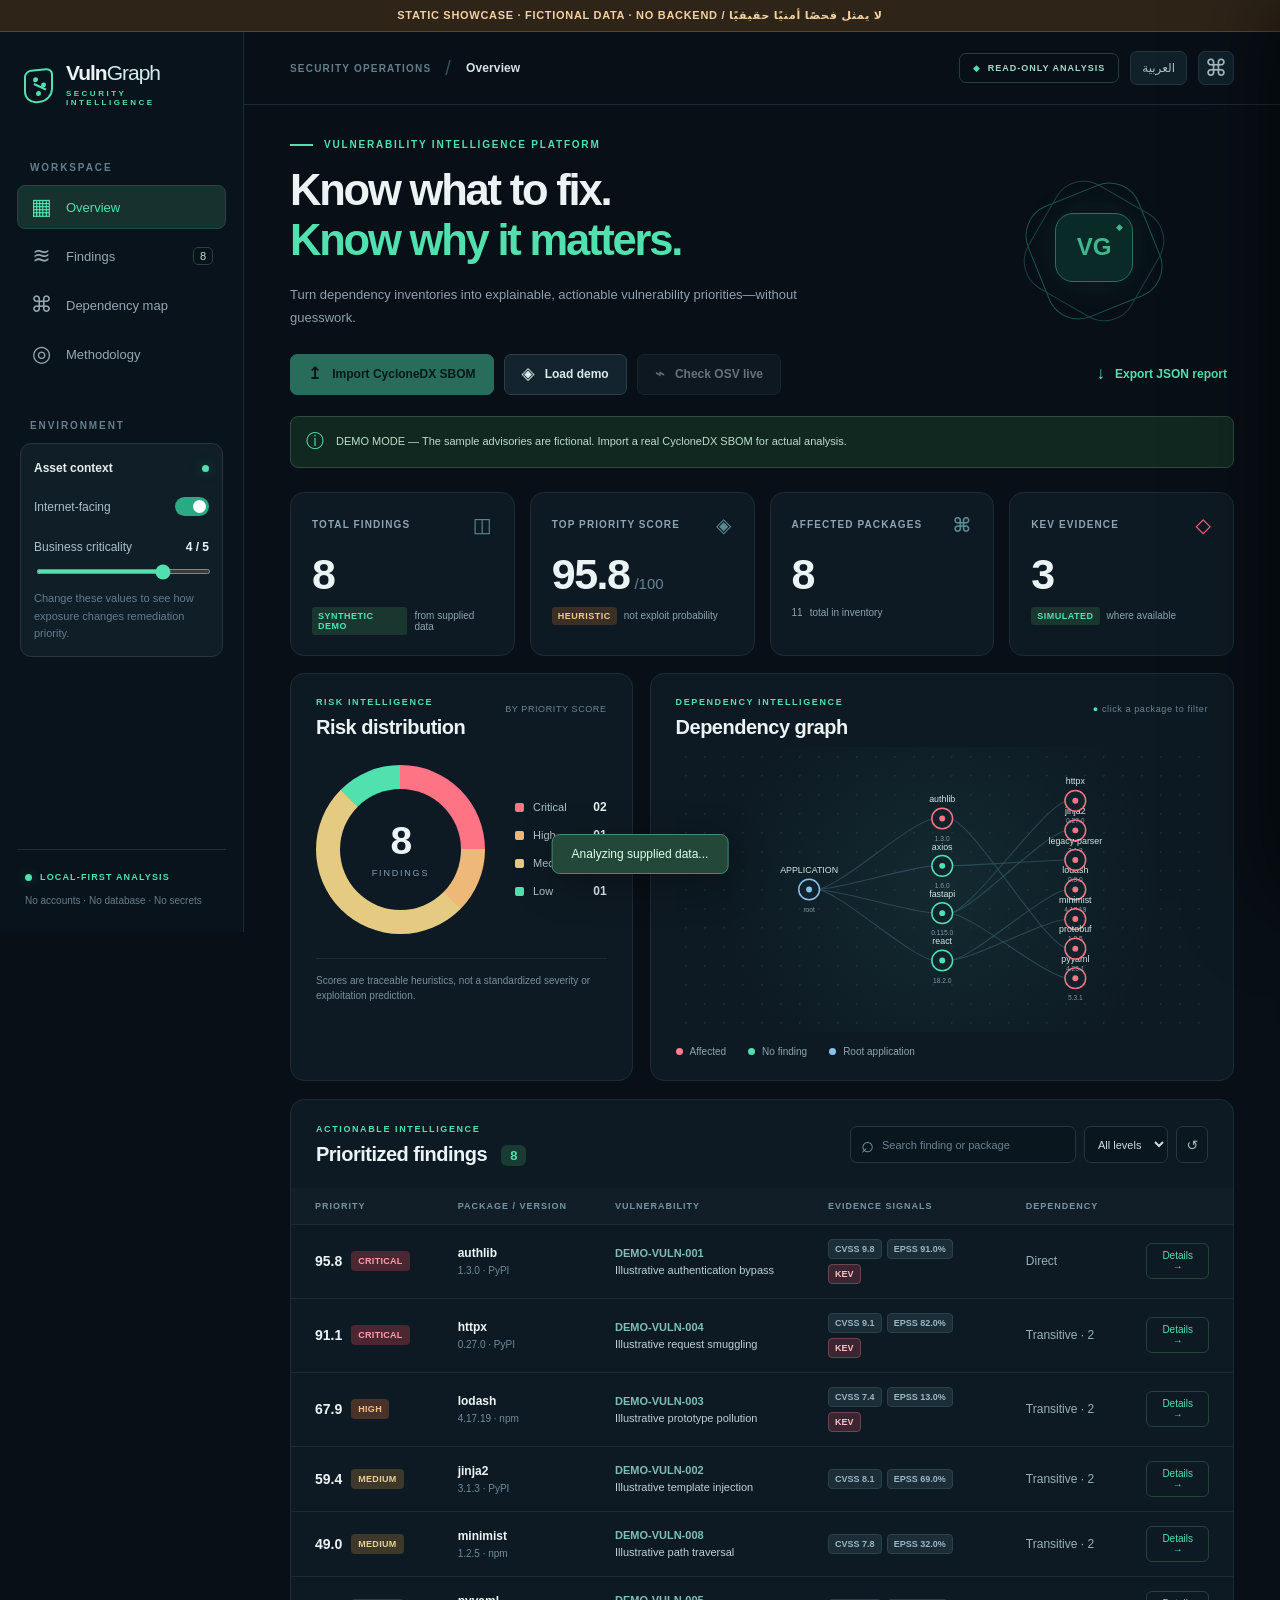
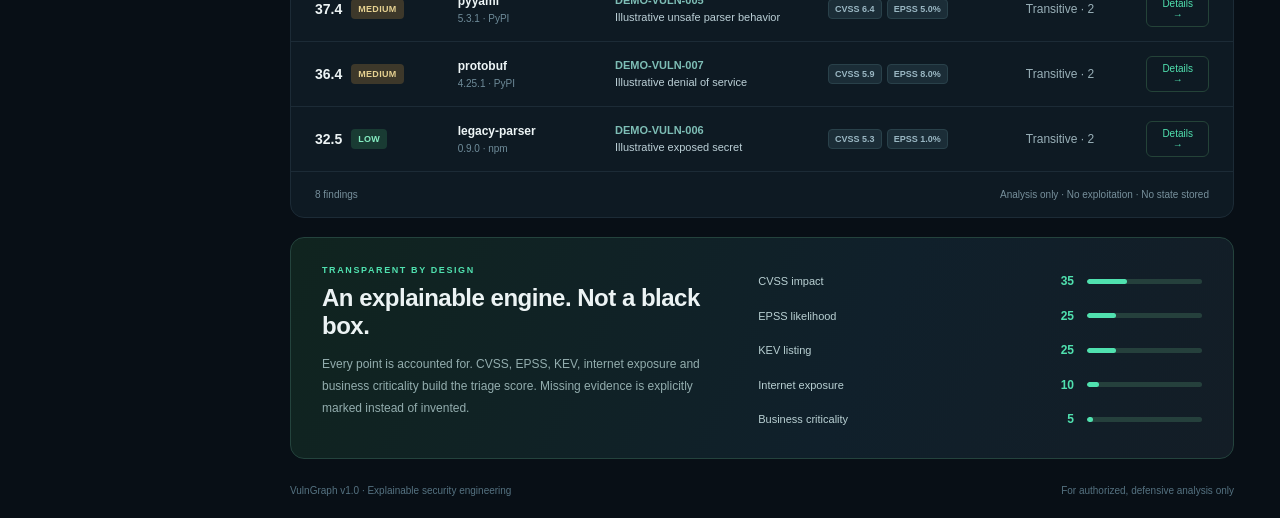
<file: docs/index.html>
<!doctype html>
<html lang="en" dir="ltr">
<head>
  <meta charset="utf-8">
  <meta name="viewport" content="width=device-width, initial-scale=1">
  <meta name="color-scheme" content="dark">
  <meta name="description" content="VulnGraph — explainable software supply-chain vulnerability triage and dependency intelligence.">
  
  <style>
:root{color-scheme:dark;--bg:#080f16;--side:#09131b;--panel:#0e1a23;--panel2:#111f29;--line:#253541;--line2:#1c2b36;--white:#ecf3f4;--muted:#8ca2ad;--subtle:#647e8c;--green:#50e1af;--red:#ff7484;--orange:#eeb878;--yellow:#e5cb82;--blue:#79b8d7;--radius:14px;font-family:Inter,"Segoe UI",Arial,system-ui,sans-serif}*{box-sizing:border-box}html{scroll-behavior:smooth}body{margin:0;background:var(--bg);color:var(--white);font-size:14px}button,input,select{font:inherit}button{cursor:pointer}a{color:inherit;text-decoration:none}button:focus-visible,a:focus-visible,input:focus-visible,select:focus-visible{outline:2px solid var(--green);outline-offset:3px}[hidden]{display:none!important}.app-shell{display:flex;min-height:100vh}.sidebar{width:244px;background:var(--side);border-right:1px solid var(--line2);min-height:100vh;padding:29px 17px 26px;display:flex;flex-direction:column;position:sticky;top:0;height:100vh;flex-shrink:0}.brand{display:flex;gap:13px;align-items:center;margin:0 7px 51px;font-size:21px;font-weight:780;letter-spacing:-1px}.brand-light{font-weight:340;color:#d3edeb}.brand small{display:block;font-size:8px;letter-spacing:2.5px;color:var(--green);margin:4px 0;font-weight:650}.brand-symbol{position:relative;width:29px;height:34px;border:2px solid var(--green);border-radius:7px 7px 13px 13px;transform:skewY(-6deg)}.brand-symbol i{position:absolute;background:var(--green);border-radius:50%;width:5px;height:5px}.brand-symbol i:nth-child(1){top:6px;left:7px}.brand-symbol i:nth-child(2){top:12px;right:5px}.brand-symbol i:nth-child(3){bottom:5px;left:10px}.brand-symbol i:nth-child(4){height:2px;width:14px;border-radius:0;top:15px;left:7px;transform:rotate(30deg)}.nav-label{font-size:10px;letter-spacing:1.9px;color:var(--subtle);margin:0 13px 12px;font-weight:700}.sidebar-nav{display:grid;gap:5px}.nav-link{display:flex;align-items:center;gap:13px;border:1px solid transparent;border-radius:8px;padding:12px 12px;color:#95a7b2;font-size:13px;font-weight:520;transition:background .2s,color .2s}.nav-link:hover{background:#142530;color:var(--white)}.nav-link.active{background:#17312e;border-color:#1b4a42;color:var(--green)}.nav-icon{width:23px;font-size:22px;line-height:18px;text-align:center;font-weight:400}.nav-count{margin-left:auto;border:1px solid #29423d;padding:2px 6px;border-radius:5px;color:#bcebd8;font-size:11px}.second-label{margin-top:44px}.context-widget{margin:0 3px;padding:17px 13px 13px;border:1px solid var(--line);border-radius:11px;background:#0f1e27}.context-top{display:flex;justify-content:space-between;align-items:center;margin-bottom:22px}.small-title{color:#e6eeee;font-size:12px;font-weight:650}.context-dot,.pulse-dot{width:7px;height:7px;background:var(--green);border-radius:50%;box-shadow:0 0 13px #4de7b554}.toggle-row,.critical-label{display:flex;justify-content:space-between;align-items:center;gap:10px;color:#acc0c9;font-size:12px}.switch{position:relative;width:34px;height:19px}.switch input{position:absolute;opacity:0;inset:0}.track{display:block;width:100%;height:100%;background:#384d55;border-radius:20px;transition:.2s}.track:before{content:"";display:block;width:13px;height:13px;background:#d4e0e2;position:absolute;top:3px;left:3px;border-radius:50%;transition:.2s}.switch input:checked+.track{background:#2ba982}.switch input:checked+.track:before{transform:translateX(15px);background:white}.switch input:focus-visible+.track{outline:2px solid var(--green)}.critical-label{margin-top:24px}.critical-label strong{color:var(--white);font-size:12px}input[type=range]{width:100%;margin-top:15px;accent-color:var(--green);height:5px;cursor:pointer}.context-note{font-size:11px;line-height:1.6;color:var(--subtle);margin:13px 0 0}.sidebar-bottom{margin-top:auto;padding:22px 8px 0;border-top:1px solid var(--line2)}.online-status{display:flex;align-items:center;gap:8px;color:var(--green);font-size:9px;letter-spacing:1.15px;font-weight:700}.sidebar-bottom small{display:block;font-size:10px;color:var(--subtle);margin-top:13px}.body-area{flex:1;min-width:0}.topbar{height:73px;padding:0 46px;border-bottom:1px solid var(--line2);display:flex;align-items:center;justify-content:space-between;gap:20px}.breadcrumbs{display:flex;align-items:center;gap:14px;color:var(--subtle);font-size:10px;font-weight:650;letter-spacing:1.2px}.breadcrumbs strong{color:#d6e3e8;font-size:12px;letter-spacing:.1px;font-weight:550}.divider-slash{font-size:20px;color:#34505d;font-weight:200}.top-actions{display:flex;align-items:center;gap:11px}.status-chip{border:1px solid #214039;color:#a3dcc8;padding:9px 13px;font-size:9px;letter-spacing:1px;border-radius:7px;font-weight:750;white-space:nowrap}.status-spark{color:var(--green);margin-right:7px}.icon-button{height:34px;min-width:36px;display:grid;place-items:center;background:#10212a;border:1px solid var(--line);border-radius:7px;color:#a9c0c8}.lang-button{font-size:12px;padding:0 11px}.github-button{font-size:23px}.main-content{max-width:1660px;padding:34px 46px 22px;margin:auto}.intro{position:relative}.eyebrow{display:flex;align-items:center;gap:11px;color:var(--green);font-size:10px;letter-spacing:1.8px;font-weight:750}.eyebrow-rule{background:var(--green);height:2px;width:23px}.eyebrow.muted{color:var(--green);font-size:9px;letter-spacing:1.6px;margin-bottom:9px}.hero-row{display:flex;justify-content:space-between;align-items:center;margin-top:15px;gap:30px}.hero-row h1{font-size:clamp(36px,3.4vw,58px);line-height:1.16;letter-spacing:-2.2px;margin:0;font-weight:780}.hero-row h1 em{font-style:normal;color:var(--green)}.hero-sub{font-size:13px;color:var(--muted);line-height:1.8;margin:17px 0 0;max-width:530px}.hero-ornament{width:170px;height:145px;position:relative;margin-right:55px;opacity:.8;flex-shrink:0}.orbit{position:absolute;border:1px solid #1c6958;left:25px;top:16px;width:120px;height:120px;transform:rotate(-22deg);border-radius:32px}.orbit-2{transform:rotate(30deg);border-color:#234b4d}.orbit-center{position:absolute;inset:38px 46px;display:grid;place-items:center;border:1px solid #348b70;background:#0b312b;border-radius:18px;font-size:24px;font-weight:780;color:var(--green);box-shadow:0 0 45px #36e4aa21}.orbit-center span{font-size:9px;position:absolute;right:9px;top:8px}.hero-actions{display:flex;flex-wrap:wrap;gap:10px;align-items:center;margin:24px 0 21px}.btn{height:41px;padding:0 17px;display:inline-flex;align-items:center;gap:10px;border-radius:7px;font-size:12px;font-weight:700;border:1px solid var(--line);white-space:nowrap}.btn span:first-child{font-size:17px;line-height:10px}.btn.primary{color:#08241a;background:var(--green);border-color:var(--green)}.btn.primary:hover{background:#7af5cb}.btn.ghost{background:#14242e;color:#dce9ec;border-color:#28404a}.btn.ghost:hover{border-color:#4d8f84}.btn:disabled{opacity:.45;cursor:not-allowed}.text-button{color:var(--green);border-color:transparent;background:transparent;margin-left:auto;padding:0 6px}.notice{display:flex;align-items:center;gap:12px;border:1px solid #304b44;background:#112820;padding:11px 15px;border-radius:8px;color:#bbdccb;font-size:11px;line-height:1.55}.notice.real-notice{background:#11202d;border-color:#294758;color:#bfd7e3}.notice.error-notice{background:#321e24;border-color:#783746;color:#ffc2c8}.notice-mark{font-size:18px;color:var(--green)}.stats-grid{display:grid;grid-template-columns:repeat(4,minmax(0,1fr));gap:15px;margin-top:24px}.stat-card,.surface{border:1px solid var(--line2);background:var(--panel);border-radius:var(--radius)}.stat-card{min-height:158px;padding:20px 21px}.stat-heading{display:flex;align-items:center;justify-content:space-between;color:#8da4b2;font-size:10px;letter-spacing:1.1px;font-weight:700}.stat-icon{color:#5a8891;font-size:20px}.stat-icon.red-icon{color:var(--red)}.stat-number{font-size:43px;font-weight:750;letter-spacing:-1.5px;margin:13px 0 8px}.unit{font-size:15px;letter-spacing:0;color:#688391;font-weight:500;margin-left:5px}.stat-foot{display:flex;gap:7px;align-items:center;color:#8ca3ad;font-size:10px}.small-tag{font-size:9px;color:var(--green);background:#19372f;border-radius:3px;padding:4px 6px;font-weight:700;letter-spacing:.5px}.orange-tag{color:#f6c785;background:#3c3026}.analysis-grid{margin-top:17px;display:grid;grid-template-columns:minmax(285px,.85fr) minmax(360px,1.45fr);gap:17px}.surface{padding:23px 25px}.section-heading{display:flex;align-items:flex-start;justify-content:space-between;gap:15px}.section-heading h2,.methodology-card h2{font-size:20px;font-weight:680;letter-spacing:-.5px;margin:0}.tiny-label{color:#698792;font-size:9px;letter-spacing:.6px;padding-top:7px;white-space:nowrap}.mini-green{color:var(--green)}.donut-layout{display:flex;gap:30px;align-items:center;margin-top:26px}.donut{width:169px;height:169px;border-radius:50%;background:conic-gradient(#263a44 0 100%);display:grid;place-items:center;flex-shrink:0}.donut-hole{width:121px;height:121px;border-radius:50%;background:var(--panel);display:flex;align-items:center;justify-content:center;flex-direction:column}.donut-hole strong{font-size:39px;line-height:1.1;font-weight:750;letter-spacing:-1.6px}.donut-hole span{font-size:9px;letter-spacing:1.8px;color:#859eab;margin-top:5px}.legend{flex:1;display:grid;gap:14px;min-width:0}.legend-row{display:flex;align-items:center;gap:9px;font-size:11px;color:#b1c4cb}.legend-dot{width:9px;height:9px;border-radius:2px;flex-shrink:0}.legend-row strong{margin-left:auto;color:#e6eff0;font-size:12px}.bottom-fine{border-top:1px solid var(--line2);padding-top:14px;margin:24px 0 0;font-size:10px;color:#77919d;line-height:1.5}.graph-view{height:285px;margin-top:8px;border-radius:8px;background:radial-gradient(circle at 50% 50%,#132a30 0,#0d1a23 72%);overflow:hidden;position:relative}.graph-view::before{content:"";position:absolute;inset:0;background-image:radial-gradient(#2e4b4c 1px,transparent 1px);background-size:19px 19px;opacity:.35;pointer-events:none}.graph-view svg{position:relative;width:100%;height:100%;overflow:visible}.graph-edge{stroke:#365765;stroke-width:1.4;opacity:.7}.graph-node{cursor:pointer;outline:none}.graph-node circle{stroke-width:2}.graph-node:hover circle,.graph-node:focus-visible circle{stroke:#f4fffb;stroke-width:3}.graph-node text{font-size:12px;fill:#d2e5e5;text-anchor:middle;pointer-events:none;font-family:inherit}.graph-node text.version{font-size:9px;fill:#829ca6}.graph-footer{display:flex;gap:22px;align-items:center;margin-top:14px;color:#8ea5ac;font-size:10px}.graph-footer>span{display:flex;align-items:center;gap:7px}.dot{width:7px;height:7px;border-radius:50%;display:inline-block}.critical-dot{background:#ff7d90}.clean-dot{background:#52dfaf}.app-dot{background:#86c1ed}.findings-section{margin-top:18px;padding:24px 0 0}.findings-header{padding:0 25px 22px;align-items:center}.count-bubble{display:inline-block;color:var(--green);background:#193c32;border-radius:6px;font-size:13px;padding:3px 9px;vertical-align:middle;margin-left:9px;letter-spacing:0}.filter-bar{display:flex;gap:8px}.search-field{display:flex;align-items:center;gap:6px;background:#0a161e;border:1px solid var(--line);border-radius:7px;padding:0 10px;color:#7596a3}.search-field span{font-size:22px}.search-field input{width:185px;background:transparent;border:0;outline:0;color:#e6f0f1;font-size:11px;height:35px}.search-field input::placeholder{color:#688391}select{border:1px solid var(--line);border-radius:7px;background:#0a161e;color:#cfdbde;padding:0 9px;font-size:11px}.filter-clear{background:#0b171f;color:#96b6be;border:1px solid var(--line);border-radius:7px;min-width:32px}.table-scroll{overflow:auto}.findings-table{width:100%;border-collapse:collapse;min-width:760px;text-align:left}.findings-table thead{background:#111e27}.findings-table th{padding:13px 24px;font-size:9px;letter-spacing:1px;color:#7794a0;font-weight:650;white-space:nowrap}.findings-table td{padding:14px 24px;border-top:1px solid var(--line2);vertical-align:middle;font-size:12px}.findings-table tbody tr:hover{background:#15262f}.priority-cell{display:flex;gap:9px;align-items:center}.priority-score{font-size:14px;font-weight:740}.level-pill{border-radius:4px;padding:5px 7px;display:inline-block;text-transform:uppercase;font-size:9px;font-weight:750;letter-spacing:.3px}.critical-pill{background:#4b2731;color:#ff9caa}.high-pill{background:#493328;color:#f5be8f}.medium-pill{background:#3d382a;color:#e6d191}.low-pill{background:#193b33;color:#85edc2}.package-name{display:block;color:#edf5f6;font-weight:650}.package-version{display:block;margin-top:5px;color:#6f8c9a;font-size:10px}.finding-id{display:block;color:#7ebeb6;font-weight:690;font-size:11px}.finding-title{display:block;color:#bcd0d7;margin-top:5px;font-size:11px;max-width:290px;white-space:nowrap;text-overflow:ellipsis;overflow:hidden}.evidence-tags{display:flex;gap:5px;flex-wrap:wrap}.evidence-tag{padding:4px 6px;background:#1b2d37;color:#9ab7c3;border:1px solid #29414a;border-radius:4px;font-size:9px;font-weight:600;white-space:nowrap}.evidence-tag.highlight{color:#ffc0c0;border-color:#6b4550;background:#3a2530}.depth-tag{font-size:10px;color:#99b0b8}.view-btn{background:transparent;border:1px solid #244338;color:var(--green);padding:6px 10px;border-radius:6px;font-size:10px}.view-btn:hover{background:#17372c}.empty-state{text-align:center;padding:42px 20px;color:#8da5ae}.empty-state>span{display:block;font-size:40px;color:var(--green)}.empty-state strong{display:block;color:#e6eeee;font-size:15px;margin-top:10px}.empty-state p{max-width:390px;line-height:1.65;margin:8px auto 0;font-size:12px}.table-footer{display:flex;justify-content:space-between;align-items:center;padding:17px 24px;border-top:1px solid var(--line2);color:#77909c;font-size:10px}.methodology-section{margin-top:19px}.methodology-card{background:linear-gradient(115deg,#10241f,#10202b 60%,#131d26);border:1px solid #24433d;border-radius:14px;padding:27px 31px;display:grid;grid-template-columns:1fr 1.12fr;gap:40px}.methodology-card h2{margin:0 0 13px;font-size:24px;max-width:390px}.methodology-card p{line-height:1.85;font-size:12px;color:#93adae;max-width:480px}.weight-list{display:grid;gap:10px;padding-top:4px}.weight-list>div{display:grid;grid-template-columns:1fr 32px 115px;align-items:center;gap:13px;color:#b9d0d3;font-size:11px}.weight-list strong{font-size:12px;color:var(--green);text-align:right}.meter{height:5px;border-radius:3px;background:#25403c;overflow:hidden}.meter b{display:block;height:100%;background:var(--green);border-radius:3px}.footer{display:flex;align-items:center;justify-content:space-between;color:#557281;font-size:10px;margin:26px 0 0}.drawer-backdrop{position:fixed;inset:0;background:#03080bc9;z-index:5;backdrop-filter:blur(3px)}.drawer{position:fixed;top:0;right:0;width:min(100%,520px);height:100vh;background:#101e27;border-left:1px solid #335248;box-shadow:-20px 0 80px #0009;z-index:6;transform:translateX(103%);transition:transform .22s ease;overflow-y:auto}.drawer.open{transform:translateX(0)}.drawer-head{display:flex;align-items:center;justify-content:space-between;padding:23px 26px;border-bottom:1px solid var(--line)}.drawer-head .eyebrow{margin:0}.close-drawer{width:32px;height:32px;background:#1d303a;border:1px solid var(--line);color:#d5e4e8;font-size:22px;border-radius:7px}.drawer-body{padding:25px 28px 40px}.drawer-body h2{font-size:27px;letter-spacing:-.7px;line-height:1.3;margin:15px 0 8px}.drawer-id{font-size:12px;color:var(--green);font-weight:700;letter-spacing:.3px}.drawer-desc{font-size:12px;color:#abc1cb;line-height:1.85}.drawer-meta{display:grid;grid-template-columns:1fr 1fr;gap:10px;margin:23px 0}.meta-box{border:1px solid var(--line);border-radius:8px;padding:13px;background:#152630}.meta-box span{display:block;color:#7f9da8;font-size:10px}.meta-box strong{display:block;color:#e8f2f2;margin-top:7px;font-size:17px}.details-section{border-top:1px solid var(--line);margin-top:24px;padding-top:21px}.details-section h3{font-size:13px;margin:0 0 16px;color:#ecf2f2}.factor-row{display:grid;grid-template-columns:130px 1fr 42px;align-items:center;gap:10px;margin:15px 0;font-size:11px;color:#b1c7cf}.factor-track{height:6px;background:#253e45;border-radius:6px;overflow:hidden}.factor-fill{background:var(--green);height:100%;border-radius:6px}.factor-row strong{text-align:right;color:#dceae9}.drawer-action{padding:15px;border:1px solid #2e554b;background:#153329;color:#c4e1d5;line-height:1.65;font-size:12px;border-radius:8px}.external-link{display:inline-flex;padding:10px 0;color:var(--green);font-size:12px;text-decoration:underline}.toast{position:fixed;bottom:26px;left:50%;transform:translate(-50%,30px);background:#234738;color:#e0ffed;border:1px solid #448b70;box-shadow:0 10px 40px #0005;padding:12px 19px;border-radius:8px;font-size:12px;z-index:10;opacity:0;pointer-events:none;transition:opacity .2s,transform .2s;max-width:80vw}.toast.visible{opacity:1;transform:translate(-50%,0)}.loading{opacity:.55;pointer-events:none}
@media(max-width:1200px){.sidebar{width:210px}.main-content{padding:28px 27px}.topbar{padding:0 27px}.donut-layout{gap:14px}.donut{width:144px;height:144px}.donut-hole{width:106px;height:106px}.hero-ornament{margin-right:10px}.stat-card{padding:16px}}
@media(max-width:990px){.sidebar{width:72px;padding:25px 10px}.brand{margin:0 8px 45px}.brand>span:last-child,.nav-label,.nav-link>span:not(.nav-icon),.context-widget,.sidebar-bottom{display:none}.nav-link{justify-content:center;padding:11px 9px}.nav-icon{width:auto}.nav-count{display:none}.analysis-grid{grid-template-columns:1fr}.donut-layout{justify-content:center;gap:55px}.stats-grid{grid-template-columns:repeat(2,1fr)}.graph-view{height:290px}.hero-ornament{width:115px;opacity:.45}}
@media(max-width:630px){.sidebar{display:none}.topbar{height:60px;padding:0 16px}.breadcrumbs{font-size:9px;gap:7px}.breadcrumbs strong{font-size:11px}.status-chip{display:none}.main-content{padding:25px 15px}.hero-row h1{font-size:36px}.hero-ornament{display:none}.hero-actions{gap:8px}.btn{height:38px;padding:0 10px;font-size:11px}.text-button{margin-left:0}.stats-grid{gap:9px}.stat-card{min-height:135px;padding:14px}.stat-heading{font-size:9px}.stat-number{font-size:34px}.stat-foot{font-size:9px;flex-wrap:wrap}.surface{padding:17px}.findings-section{padding:18px 0 0}.findings-header{padding:0 16px 15px;display:block}.filter-bar{margin-top:17px}.search-field{flex:1}.search-field input{min-width:0;width:100%}.section-heading h2{font-size:17px}.tiny-label{display:none}.donut-layout{gap:22px}.methodology-card{display:block;padding:20px}.weight-list{margin-top:24px}.weight-list>div{grid-template-columns:1fr 25px 80px}.footer{display:block;line-height:1.8}.table-footer{display:block;line-height:1.8}.graph-view{height:220px}}
html[dir=rtl] .sidebar{border-right:0;border-left:1px solid var(--line2)}html[dir=rtl] .brand-symbol{transform:skewY(6deg)}html[dir=rtl] .nav-count{margin-left:0;margin-right:auto}html[dir=rtl] .text-button{margin-left:0;margin-right:auto}html[dir=rtl] .stat-foot,html[dir=rtl] .priority-cell{direction:ltr;justify-content:flex-end}html[dir=rtl] .findings-table{text-align:right}html[dir=rtl] .drawer{right:auto;left:0;border-left:0;border-right:1px solid #335248;transform:translateX(-103%)}html[dir=rtl] .drawer.open{transform:translateX(0)}html[dir=rtl] .count-bubble{margin-left:0;margin-right:9px}html[dir=rtl] .factor-row strong{text-align:left}html[dir=rtl] .weight-list strong{text-align:left}

.weight-list>div:nth-child(1) .meter b{width:35%}.weight-list>div:nth-child(2) .meter b,.weight-list>div:nth-child(3) .meter b{width:25%}.weight-list>div:nth-child(4) .meter b{width:10%}.weight-list>div:nth-child(5) .meter b{width:5%}

.mobile-context{display:none}
@media(max-width:630px){.mobile-context{display:flex;gap:18px;margin-top:15px;padding:11px 12px;border:1px solid var(--line);border-radius:8px;background:var(--panel)}.mobile-context label{flex:1;display:flex;align-items:center;justify-content:space-between;gap:9px;color:#a5bdc6;font-size:11px}.mobile-context input[type=checkbox]{width:16px;height:16px;accent-color:var(--green)}.mobile-context input[type=range]{width:70px;margin:0;height:10px}}

@media(max-width:630px){.graph-view{overflow-x:auto}.graph-view svg{min-width:650px;height:285px}}

.static-ribbon{background:#2e2418;color:#f3d1a0;border-bottom:1px solid #60452d;padding:9px 18px;text-align:center;font-size:11px;letter-spacing:.7px;font-weight:700}</style>
  <title>VulnGraph DEMO · Vulnerability Intelligence</title>
  <script>

window.VG_STATIC_DEMO = true;
const OFFLINE_REPORTS = {"true:1": {"schema": "vulngraph.report.v1", "generated_at": "2026-10-24T16:31:15.517653+00:00", "project": "Northstar Commerce (SYNTHETIC DEMO)", "demo": true, "sources": ["Synthetic illustrative scenario (not live data)"], "context": {"internet_facing": true, "business_criticality": 1}, "summary": {"packages": 11, "findings": 8, "affected_packages": 8, "critical": 2, "high": 1, "medium": 2, "low": 3, "highest_score": 92.0, "kev_listed": 3}, "findings": [{"id": "DEMO-VULN-001", "title": "Illustrative authentication bypass", "component_ref": "auth", "component": "authlib", "version": "1.3.0", "ecosystem": "PyPI", "depth": 1, "direct": true, "cvss": 9.8, "epss": 0.91, "kev": true, "source": "SYNTHETIC DEMO", "aliases": [], "link": null, "fixed_version": "1.3.9", "description": "Fictional sample finding for a training scenario; this is not a real vulnerability assertion.", "score": 92.0, "level": "critical", "factors": [{"key": "cvss", "points": 34.3, "max": 35, "evidence": "synthetic illustrative value"}, {"key": "epss", "points": 22.75, "max": 25, "evidence": "synthetic illustrative value"}, {"key": "kev", "points": 25.0, "max": 25, "evidence": "synthetic illustrative value"}, {"key": "exposure", "points": 10.0, "max": 10, "evidence": "user supplied asset context"}, {"key": "criticality", "points": 0.0, "max": 5, "evidence": "user supplied asset context"}], "missing": [], "rationale": "cvss: 34.3 + epss: 22.75 + kev: 25 + exposure: 10", "methodology": "Heuristic prioritization, not exploitability, a validated ML model, or a CVSS score."}, {"id": "DEMO-VULN-004", "title": "Illustrative request smuggling", "component_ref": "http", "component": "httpx", "version": "0.27.0", "ecosystem": "PyPI", "depth": 2, "direct": false, "cvss": 9.1, "epss": 0.82, "kev": true, "source": "SYNTHETIC DEMO", "aliases": [], "link": null, "fixed_version": null, "description": "Synthetic placeholder for report rendering and triage testing.", "score": 87.3, "level": "critical", "factors": [{"key": "cvss", "points": 31.85, "max": 35, "evidence": "synthetic illustrative value"}, {"key": "epss", "points": 20.5, "max": 25, "evidence": "synthetic illustrative value"}, {"key": "kev", "points": 25.0, "max": 25, "evidence": "synthetic illustrative value"}, {"key": "exposure", "points": 10.0, "max": 10, "evidence": "user supplied asset context"}, {"key": "criticality", "points": 0.0, "max": 5, "evidence": "user supplied asset context"}], "missing": [], "rationale": "cvss: 31.85 + epss: 20.5 + kev: 25 + exposure: 10", "methodology": "Heuristic prioritization, not exploitability, a validated ML model, or a CVSS score."}, {"id": "DEMO-VULN-003", "title": "Illustrative prototype pollution", "component_ref": "lodash", "component": "lodash", "version": "4.17.19", "ecosystem": "npm", "depth": 2, "direct": false, "cvss": 7.4, "epss": 0.13, "kev": true, "source": "SYNTHETIC DEMO", "aliases": [], "link": null, "fixed_version": "4.17.21", "description": "Fictional sample finding on an indirect JavaScript dependency.", "score": 64.2, "level": "high", "factors": [{"key": "cvss", "points": 25.9, "max": 35, "evidence": "synthetic illustrative value"}, {"key": "epss", "points": 3.25, "max": 25, "evidence": "synthetic illustrative value"}, {"key": "kev", "points": 25.0, "max": 25, "evidence": "synthetic illustrative value"}, {"key": "exposure", "points": 10.0, "max": 10, "evidence": "user supplied asset context"}, {"key": "criticality", "points": 0.0, "max": 5, "evidence": "user supplied asset context"}], "missing": [], "rationale": "cvss: 25.9 + epss: 3.25 + kev: 25 + exposure: 10", "methodology": "Heuristic prioritization, not exploitability, a validated ML model, or a CVSS score."}, {"id": "DEMO-VULN-002", "title": "Illustrative template injection", "component_ref": "templates", "component": "jinja2", "version": "3.1.3", "ecosystem": "PyPI", "depth": 2, "direct": false, "cvss": 8.1, "epss": 0.69, "kev": false, "source": "SYNTHETIC DEMO", "aliases": [], "link": null, "fixed_version": null, "description": "Fictional sample finding. Demonstrates environment-aware prioritization.", "score": 55.6, "level": "medium", "factors": [{"key": "cvss", "points": 28.35, "max": 35, "evidence": "synthetic illustrative value"}, {"key": "epss", "points": 17.25, "max": 25, "evidence": "synthetic illustrative value"}, {"key": "kev", "points": 0.0, "max": 25, "evidence": "synthetic illustrative value"}, {"key": "exposure", "points": 10.0, "max": 10, "evidence": "user supplied asset context"}, {"key": "criticality", "points": 0.0, "max": 5, "evidence": "user supplied asset context"}], "missing": [], "rationale": "cvss: 28.35 + epss: 17.25 + exposure: 10", "methodology": "Heuristic prioritization, not exploitability, a validated ML model, or a CVSS score."}, {"id": "DEMO-VULN-008", "title": "Illustrative path traversal", "component_ref": "minimist", "component": "minimist", "version": "1.2.5", "ecosystem": "npm", "depth": 2, "direct": false, "cvss": 7.8, "epss": 0.32, "kev": false, "source": "SYNTHETIC DEMO", "aliases": [], "link": null, "fixed_version": null, "description": "Fictional vulnerability for visual demonstration.", "score": 45.3, "level": "medium", "factors": [{"key": "cvss", "points": 27.3, "max": 35, "evidence": "synthetic illustrative value"}, {"key": "epss", "points": 8.0, "max": 25, "evidence": "synthetic illustrative value"}, {"key": "kev", "points": 0.0, "max": 25, "evidence": "synthetic illustrative value"}, {"key": "exposure", "points": 10.0, "max": 10, "evidence": "user supplied asset context"}, {"key": "criticality", "points": 0.0, "max": 5, "evidence": "user supplied asset context"}], "missing": [], "rationale": "cvss: 27.3 + epss: 8 + exposure: 10", "methodology": "Heuristic prioritization, not exploitability, a validated ML model, or a CVSS score."}, {"id": "DEMO-VULN-005", "title": "Illustrative unsafe parser behavior", "component_ref": "yaml", "component": "pyyaml", "version": "5.3.1", "ecosystem": "PyPI", "depth": 2, "direct": false, "cvss": 6.4, "epss": 0.05, "kev": false, "source": "SYNTHETIC DEMO", "aliases": [], "link": null, "fixed_version": null, "description": "This finding is synthetic and has no linked real advisory.", "score": 33.6, "level": "low", "factors": [{"key": "cvss", "points": 22.4, "max": 35, "evidence": "synthetic illustrative value"}, {"key": "epss", "points": 1.25, "max": 25, "evidence": "synthetic illustrative value"}, {"key": "kev", "points": 0.0, "max": 25, "evidence": "synthetic illustrative value"}, {"key": "exposure", "points": 10.0, "max": 10, "evidence": "user supplied asset context"}, {"key": "criticality", "points": 0.0, "max": 5, "evidence": "user supplied asset context"}], "missing": [], "rationale": "cvss: 22.4 + epss: 1.25 + exposure: 10", "methodology": "Heuristic prioritization, not exploitability, a validated ML model, or a CVSS score."}, {"id": "DEMO-VULN-007", "title": "Illustrative denial of service", "component_ref": "proto", "component": "protobuf", "version": "4.25.1", "ecosystem": "PyPI", "depth": 2, "direct": false, "cvss": 5.9, "epss": 0.08, "kev": false, "source": "SYNTHETIC DEMO", "aliases": [], "link": null, "fixed_version": null, "description": "Synthetic test-only example used to show multi-dependency scenarios.", "score": 32.6, "level": "low", "factors": [{"key": "cvss", "points": 20.65, "max": 35, "evidence": "synthetic illustrative value"}, {"key": "epss", "points": 2.0, "max": 25, "evidence": "synthetic illustrative value"}, {"key": "kev", "points": 0.0, "max": 25, "evidence": "synthetic illustrative value"}, {"key": "exposure", "points": 10.0, "max": 10, "evidence": "user supplied asset context"}, {"key": "criticality", "points": 0.0, "max": 5, "evidence": "user supplied asset context"}], "missing": [], "rationale": "cvss: 20.65 + epss: 2 + exposure: 10", "methodology": "Heuristic prioritization, not exploitability, a validated ML model, or a CVSS score."}, {"id": "DEMO-VULN-006", "title": "Illustrative exposed secret", "component_ref": "parser", "component": "legacy-parser", "version": "0.9.0", "ecosystem": "npm", "depth": 2, "direct": false, "cvss": 5.3, "epss": 0.01, "kev": false, "source": "SYNTHETIC DEMO", "aliases": [], "link": null, "fixed_version": null, "description": "Synthetic test-only example, not an assertion about the named package.", "score": 28.8, "level": "low", "factors": [{"key": "cvss", "points": 18.55, "max": 35, "evidence": "synthetic illustrative value"}, {"key": "epss", "points": 0.25, "max": 25, "evidence": "synthetic illustrative value"}, {"key": "kev", "points": 0.0, "max": 25, "evidence": "synthetic illustrative value"}, {"key": "exposure", "points": 10.0, "max": 10, "evidence": "user supplied asset context"}, {"key": "criticality", "points": 0.0, "max": 5, "evidence": "user supplied asset context"}], "missing": [], "rationale": "cvss: 18.55 + epss: 0.25 + exposure: 10", "methodology": "Heuristic prioritization, not exploitability, a validated ML model, or a CVSS score."}], "dependency_graph": {"nodes": [{"ref": "api", "label": "fastapi", "version": "0.115.0", "ecosystem": "PyPI", "depth": 1, "direct": true, "findings": [], "max_score": 0}, {"ref": "templates", "label": "jinja2", "version": "3.1.3", "ecosystem": "PyPI", "depth": 2, "direct": false, "findings": ["DEMO-VULN-002"], "max_score": 55.6}, {"ref": "http", "label": "httpx", "version": "0.27.0", "ecosystem": "PyPI", "depth": 2, "direct": false, "findings": ["DEMO-VULN-004"], "max_score": 87.3}, {"ref": "auth", "label": "authlib", "version": "1.3.0", "ecosystem": "PyPI", "depth": 1, "direct": true, "findings": ["DEMO-VULN-001"], "max_score": 92.0}, {"ref": "react", "label": "react", "version": "18.2.0", "ecosystem": "npm", "depth": 1, "direct": true, "findings": [], "max_score": 0}, {"ref": "axios", "label": "axios", "version": "1.6.0", "ecosystem": "npm", "depth": 1, "direct": true, "findings": [], "max_score": 0}, {"ref": "lodash", "label": "lodash", "version": "4.17.19", "ecosystem": "npm", "depth": 2, "direct": false, "findings": ["DEMO-VULN-003"], "max_score": 64.2}, {"ref": "minimist", "label": "minimist", "version": "1.2.5", "ecosystem": "npm", "depth": 2, "direct": false, "findings": ["DEMO-VULN-008"], "max_score": 45.3}, {"ref": "yaml", "label": "pyyaml", "version": "5.3.1", "ecosystem": "PyPI", "depth": 2, "direct": false, "findings": ["DEMO-VULN-005"], "max_score": 33.6}, {"ref": "parser", "label": "legacy-parser", "version": "0.9.0", "ecosystem": "npm", "depth": 2, "direct": false, "findings": ["DEMO-VULN-006"], "max_score": 28.8}, {"ref": "proto", "label": "protobuf", "version": "4.25.1", "ecosystem": "PyPI", "depth": 2, "direct": false, "findings": ["DEMO-VULN-007"], "max_score": 32.6}], "edges": [{"source": "api", "target": "http"}, {"source": "api", "target": "templates"}, {"source": "api", "target": "yaml"}, {"source": "auth", "target": "proto"}, {"source": "axios", "target": "parser"}, {"source": "react", "target": "lodash"}, {"source": "react", "target": "minimist"}, {"source": "sample-app", "target": "api"}, {"source": "sample-app", "target": "auth"}, {"source": "sample-app", "target": "axios"}, {"source": "sample-app", "target": "react"}]}, "remediation_queue": [{"finding": "DEMO-VULN-001", "component": "authlib", "priority": "critical", "action": "Assess upgrade to 1.3.9 after verifying compatibility."}, {"finding": "DEMO-VULN-004", "component": "httpx", "priority": "critical", "action": "Check the advisory and maintainer releases for a fixed version; test a safe upgrade."}, {"finding": "DEMO-VULN-003", "component": "lodash", "priority": "high", "action": "Assess upgrade to 4.17.21 after verifying compatibility."}, {"finding": "DEMO-VULN-002", "component": "jinja2", "priority": "medium", "action": "Check the advisory and maintainer releases for a fixed version; test a safe upgrade."}, {"finding": "DEMO-VULN-008", "component": "minimist", "priority": "medium", "action": "Check the advisory and maintainer releases for a fixed version; test a safe upgrade."}, {"finding": "DEMO-VULN-005", "component": "pyyaml", "priority": "low", "action": "Check the advisory and maintainer releases for a fixed version; test a safe upgrade."}, {"finding": "DEMO-VULN-007", "component": "protobuf", "priority": "low", "action": "Check the advisory and maintainer releases for a fixed version; test a safe upgrade."}, {"finding": "DEMO-VULN-006", "component": "legacy-parser", "priority": "low", "action": "Check the advisory and maintainer releases for a fixed version; test a safe upgrade."}], "warnings": ["DEMO DATA: all vulnerability records and scores in this example are illustrative, not verified advisories."], "score_note": "Score combines CVSS (35), EPSS (25), KEV presence (25), internet exposure (10), and business criticality (5). Missing signals score zero. This is a prioritization heuristic, not a probability, calibrated model, or exploit chain."}, "true:2": {"schema": "vulngraph.report.v1", "generated_at": "2026-10-24T16:31:15.517943+00:00", "project": "Northstar Commerce (SYNTHETIC DEMO)", "demo": true, "sources": ["Synthetic illustrative scenario (not live data)"], "context": {"internet_facing": true, "business_criticality": 2}, "summary": {"packages": 11, "findings": 8, "affected_packages": 8, "critical": 2, "high": 1, "medium": 2, "low": 3, "highest_score": 93.3, "kev_listed": 3}, "findings": [{"id": "DEMO-VULN-001", "title": "Illustrative authentication bypass", "component_ref": "auth", "component": "authlib", "version": "1.3.0", "ecosystem": "PyPI", "depth": 1, "direct": true, "cvss": 9.8, "epss": 0.91, "kev": true, "source": "SYNTHETIC DEMO", "aliases": [], "link": null, "fixed_version": "1.3.9", "description": "Fictional sample finding for a training scenario; this is not a real vulnerability assertion.", "score": 93.3, "level": "critical", "factors": [{"key": "cvss", "points": 34.3, "max": 35, "evidence": "synthetic illustrative value"}, {"key": "epss", "points": 22.75, "max": 25, "evidence": "synthetic illustrative value"}, {"key": "kev", "points": 25.0, "max": 25, "evidence": "synthetic illustrative value"}, {"key": "exposure", "points": 10.0, "max": 10, "evidence": "user supplied asset context"}, {"key": "criticality", "points": 1.25, "max": 5, "evidence": "user supplied asset context"}], "missing": [], "rationale": "cvss: 34.3 + epss: 22.75 + kev: 25 + exposure: 10 + criticality: 1.25", "methodology": "Heuristic prioritization, not exploitability, a validated ML model, or a CVSS score."}, {"id": "DEMO-VULN-004", "title": "Illustrative request smuggling", "component_ref": "http", "component": "httpx", "version": "0.27.0", "ecosystem": "PyPI", "depth": 2, "direct": false, "cvss": 9.1, "epss": 0.82, "kev": true, "source": "SYNTHETIC DEMO", "aliases": [], "link": null, "fixed_version": null, "description": "Synthetic placeholder for report rendering and triage testing.", "score": 88.6, "level": "critical", "factors": [{"key": "cvss", "points": 31.85, "max": 35, "evidence": "synthetic illustrative value"}, {"key": "epss", "points": 20.5, "max": 25, "evidence": "synthetic illustrative value"}, {"key": "kev", "points": 25.0, "max": 25, "evidence": "synthetic illustrative value"}, {"key": "exposure", "points": 10.0, "max": 10, "evidence": "user supplied asset context"}, {"key": "criticality", "points": 1.25, "max": 5, "evidence": "user supplied asset context"}], "missing": [], "rationale": "cvss: 31.85 + epss: 20.5 + kev: 25 + exposure: 10 + criticality: 1.25", "methodology": "Heuristic prioritization, not exploitability, a validated ML model, or a CVSS score."}, {"id": "DEMO-VULN-003", "title": "Illustrative prototype pollution", "component_ref": "lodash", "component": "lodash", "version": "4.17.19", "ecosystem": "npm", "depth": 2, "direct": false, "cvss": 7.4, "epss": 0.13, "kev": true, "source": "SYNTHETIC DEMO", "aliases": [], "link": null, "fixed_version": "4.17.21", "description": "Fictional sample finding on an indirect JavaScript dependency.", "score": 65.4, "level": "high", "factors": [{"key": "cvss", "points": 25.9, "max": 35, "evidence": "synthetic illustrative value"}, {"key": "epss", "points": 3.25, "max": 25, "evidence": "synthetic illustrative value"}, {"key": "kev", "points": 25.0, "max": 25, "evidence": "synthetic illustrative value"}, {"key": "exposure", "points": 10.0, "max": 10, "evidence": "user supplied asset context"}, {"key": "criticality", "points": 1.25, "max": 5, "evidence": "user supplied asset context"}], "missing": [], "rationale": "cvss: 25.9 + epss: 3.25 + kev: 25 + exposure: 10 + criticality: 1.25", "methodology": "Heuristic prioritization, not exploitability, a validated ML model, or a CVSS score."}, {"id": "DEMO-VULN-002", "title": "Illustrative template injection", "component_ref": "templates", "component": "jinja2", "version": "3.1.3", "ecosystem": "PyPI", "depth": 2, "direct": false, "cvss": 8.1, "epss": 0.69, "kev": false, "source": "SYNTHETIC DEMO", "aliases": [], "link": null, "fixed_version": null, "description": "Fictional sample finding. Demonstrates environment-aware prioritization.", "score": 56.9, "level": "medium", "factors": [{"key": "cvss", "points": 28.35, "max": 35, "evidence": "synthetic illustrative value"}, {"key": "epss", "points": 17.25, "max": 25, "evidence": "synthetic illustrative value"}, {"key": "kev", "points": 0.0, "max": 25, "evidence": "synthetic illustrative value"}, {"key": "exposure", "points": 10.0, "max": 10, "evidence": "user supplied asset context"}, {"key": "criticality", "points": 1.25, "max": 5, "evidence": "user supplied asset context"}], "missing": [], "rationale": "cvss: 28.35 + epss: 17.25 + exposure: 10 + criticality: 1.25", "methodology": "Heuristic prioritization, not exploitability, a validated ML model, or a CVSS score."}, {"id": "DEMO-VULN-008", "title": "Illustrative path traversal", "component_ref": "minimist", "component": "minimist", "version": "1.2.5", "ecosystem": "npm", "depth": 2, "direct": false, "cvss": 7.8, "epss": 0.32, "kev": false, "source": "SYNTHETIC DEMO", "aliases": [], "link": null, "fixed_version": null, "description": "Fictional vulnerability for visual demonstration.", "score": 46.5, "level": "medium", "factors": [{"key": "cvss", "points": 27.3, "max": 35, "evidence": "synthetic illustrative value"}, {"key": "epss", "points": 8.0, "max": 25, "evidence": "synthetic illustrative value"}, {"key": "kev", "points": 0.0, "max": 25, "evidence": "synthetic illustrative value"}, {"key": "exposure", "points": 10.0, "max": 10, "evidence": "user supplied asset context"}, {"key": "criticality", "points": 1.25, "max": 5, "evidence": "user supplied asset context"}], "missing": [], "rationale": "cvss: 27.3 + epss: 8 + exposure: 10 + criticality: 1.25", "methodology": "Heuristic prioritization, not exploitability, a validated ML model, or a CVSS score."}, {"id": "DEMO-VULN-005", "title": "Illustrative unsafe parser behavior", "component_ref": "yaml", "component": "pyyaml", "version": "5.3.1", "ecosystem": "PyPI", "depth": 2, "direct": false, "cvss": 6.4, "epss": 0.05, "kev": false, "source": "SYNTHETIC DEMO", "aliases": [], "link": null, "fixed_version": null, "description": "This finding is synthetic and has no linked real advisory.", "score": 34.9, "level": "low", "factors": [{"key": "cvss", "points": 22.4, "max": 35, "evidence": "synthetic illustrative value"}, {"key": "epss", "points": 1.25, "max": 25, "evidence": "synthetic illustrative value"}, {"key": "kev", "points": 0.0, "max": 25, "evidence": "synthetic illustrative value"}, {"key": "exposure", "points": 10.0, "max": 10, "evidence": "user supplied asset context"}, {"key": "criticality", "points": 1.25, "max": 5, "evidence": "user supplied asset context"}], "missing": [], "rationale": "cvss: 22.4 + epss: 1.25 + exposure: 10 + criticality: 1.25", "methodology": "Heuristic prioritization, not exploitability, a validated ML model, or a CVSS score."}, {"id": "DEMO-VULN-007", "title": "Illustrative denial of service", "component_ref": "proto", "component": "protobuf", "version": "4.25.1", "ecosystem": "PyPI", "depth": 2, "direct": false, "cvss": 5.9, "epss": 0.08, "kev": false, "source": "SYNTHETIC DEMO", "aliases": [], "link": null, "fixed_version": null, "description": "Synthetic test-only example used to show multi-dependency scenarios.", "score": 33.9, "level": "low", "factors": [{"key": "cvss", "points": 20.65, "max": 35, "evidence": "synthetic illustrative value"}, {"key": "epss", "points": 2.0, "max": 25, "evidence": "synthetic illustrative value"}, {"key": "kev", "points": 0.0, "max": 25, "evidence": "synthetic illustrative value"}, {"key": "exposure", "points": 10.0, "max": 10, "evidence": "user supplied asset context"}, {"key": "criticality", "points": 1.25, "max": 5, "evidence": "user supplied asset context"}], "missing": [], "rationale": "cvss: 20.65 + epss: 2 + exposure: 10 + criticality: 1.25", "methodology": "Heuristic prioritization, not exploitability, a validated ML model, or a CVSS score."}, {"id": "DEMO-VULN-006", "title": "Illustrative exposed secret", "component_ref": "parser", "component": "legacy-parser", "version": "0.9.0", "ecosystem": "npm", "depth": 2, "direct": false, "cvss": 5.3, "epss": 0.01, "kev": false, "source": "SYNTHETIC DEMO", "aliases": [], "link": null, "fixed_version": null, "description": "Synthetic test-only example, not an assertion about the named package.", "score": 30.1, "level": "low", "factors": [{"key": "cvss", "points": 18.55, "max": 35, "evidence": "synthetic illustrative value"}, {"key": "epss", "points": 0.25, "max": 25, "evidence": "synthetic illustrative value"}, {"key": "kev", "points": 0.0, "max": 25, "evidence": "synthetic illustrative value"}, {"key": "exposure", "points": 10.0, "max": 10, "evidence": "user supplied asset context"}, {"key": "criticality", "points": 1.25, "max": 5, "evidence": "user supplied asset context"}], "missing": [], "rationale": "cvss: 18.55 + epss: 0.25 + exposure: 10 + criticality: 1.25", "methodology": "Heuristic prioritization, not exploitability, a validated ML model, or a CVSS score."}], "dependency_graph": {"nodes": [{"ref": "api", "label": "fastapi", "version": "0.115.0", "ecosystem": "PyPI", "depth": 1, "direct": true, "findings": [], "max_score": 0}, {"ref": "templates", "label": "jinja2", "version": "3.1.3", "ecosystem": "PyPI", "depth": 2, "direct": false, "findings": ["DEMO-VULN-002"], "max_score": 56.9}, {"ref": "http", "label": "httpx", "version": "0.27.0", "ecosystem": "PyPI", "depth": 2, "direct": false, "findings": ["DEMO-VULN-004"], "max_score": 88.6}, {"ref": "auth", "label": "authlib", "version": "1.3.0", "ecosystem": "PyPI", "depth": 1, "direct": true, "findings": ["DEMO-VULN-001"], "max_score": 93.3}, {"ref": "react", "label": "react", "version": "18.2.0", "ecosystem": "npm", "depth": 1, "direct": true, "findings": [], "max_score": 0}, {"ref": "axios", "label": "axios", "version": "1.6.0", "ecosystem": "npm", "depth": 1, "direct": true, "findings": [], "max_score": 0}, {"ref": "lodash", "label": "lodash", "version": "4.17.19", "ecosystem": "npm", "depth": 2, "direct": false, "findings": ["DEMO-VULN-003"], "max_score": 65.4}, {"ref": "minimist", "label": "minimist", "version": "1.2.5", "ecosystem": "npm", "depth": 2, "direct": false, "findings": ["DEMO-VULN-008"], "max_score": 46.5}, {"ref": "yaml", "label": "pyyaml", "version": "5.3.1", "ecosystem": "PyPI", "depth": 2, "direct": false, "findings": ["DEMO-VULN-005"], "max_score": 34.9}, {"ref": "parser", "label": "legacy-parser", "version": "0.9.0", "ecosystem": "npm", "depth": 2, "direct": false, "findings": ["DEMO-VULN-006"], "max_score": 30.1}, {"ref": "proto", "label": "protobuf", "version": "4.25.1", "ecosystem": "PyPI", "depth": 2, "direct": false, "findings": ["DEMO-VULN-007"], "max_score": 33.9}], "edges": [{"source": "api", "target": "http"}, {"source": "api", "target": "templates"}, {"source": "api", "target": "yaml"}, {"source": "auth", "target": "proto"}, {"source": "axios", "target": "parser"}, {"source": "react", "target": "lodash"}, {"source": "react", "target": "minimist"}, {"source": "sample-app", "target": "api"}, {"source": "sample-app", "target": "auth"}, {"source": "sample-app", "target": "axios"}, {"source": "sample-app", "target": "react"}]}, "remediation_queue": [{"finding": "DEMO-VULN-001", "component": "authlib", "priority": "critical", "action": "Assess upgrade to 1.3.9 after verifying compatibility."}, {"finding": "DEMO-VULN-004", "component": "httpx", "priority": "critical", "action": "Check the advisory and maintainer releases for a fixed version; test a safe upgrade."}, {"finding": "DEMO-VULN-003", "component": "lodash", "priority": "high", "action": "Assess upgrade to 4.17.21 after verifying compatibility."}, {"finding": "DEMO-VULN-002", "component": "jinja2", "priority": "medium", "action": "Check the advisory and maintainer releases for a fixed version; test a safe upgrade."}, {"finding": "DEMO-VULN-008", "component": "minimist", "priority": "medium", "action": "Check the advisory and maintainer releases for a fixed version; test a safe upgrade."}, {"finding": "DEMO-VULN-005", "component": "pyyaml", "priority": "low", "action": "Check the advisory and maintainer releases for a fixed version; test a safe upgrade."}, {"finding": "DEMO-VULN-007", "component": "protobuf", "priority": "low", "action": "Check the advisory and maintainer releases for a fixed version; test a safe upgrade."}, {"finding": "DEMO-VULN-006", "component": "legacy-parser", "priority": "low", "action": "Check the advisory and maintainer releases for a fixed version; test a safe upgrade."}], "warnings": ["DEMO DATA: all vulnerability records and scores in this example are illustrative, not verified advisories."], "score_note": "Score combines CVSS (35), EPSS (25), KEV presence (25), internet exposure (10), and business criticality (5). Missing signals score zero. This is a prioritization heuristic, not a probability, calibrated model, or exploit chain."}, "true:3": {"schema": "vulngraph.report.v1", "generated_at": "2026-10-24T16:31:15.518173+00:00", "project": "Northstar Commerce (SYNTHETIC DEMO)", "demo": true, "sources": ["Synthetic illustrative scenario (not live data)"], "context": {"internet_facing": true, "business_criticality": 3}, "summary": {"packages": 11, "findings": 8, "affected_packages": 8, "critical": 2, "high": 1, "medium": 4, "low": 1, "highest_score": 94.5, "kev_listed": 3}, "findings": [{"id": "DEMO-VULN-001", "title": "Illustrative authentication bypass", "component_ref": "auth", "component": "authlib", "version": "1.3.0", "ecosystem": "PyPI", "depth": 1, "direct": true, "cvss": 9.8, "epss": 0.91, "kev": true, "source": "SYNTHETIC DEMO", "aliases": [], "link": null, "fixed_version": "1.3.9", "description": "Fictional sample finding for a training scenario; this is not a real vulnerability assertion.", "score": 94.5, "level": "critical", "factors": [{"key": "cvss", "points": 34.3, "max": 35, "evidence": "synthetic illustrative value"}, {"key": "epss", "points": 22.75, "max": 25, "evidence": "synthetic illustrative value"}, {"key": "kev", "points": 25.0, "max": 25, "evidence": "synthetic illustrative value"}, {"key": "exposure", "points": 10.0, "max": 10, "evidence": "user supplied asset context"}, {"key": "criticality", "points": 2.5, "max": 5, "evidence": "user supplied asset context"}], "missing": [], "rationale": "cvss: 34.3 + epss: 22.75 + kev: 25 + exposure: 10 + criticality: 2.5", "methodology": "Heuristic prioritization, not exploitability, a validated ML model, or a CVSS score."}, {"id": "DEMO-VULN-004", "title": "Illustrative request smuggling", "component_ref": "http", "component": "httpx", "version": "0.27.0", "ecosystem": "PyPI", "depth": 2, "direct": false, "cvss": 9.1, "epss": 0.82, "kev": true, "source": "SYNTHETIC DEMO", "aliases": [], "link": null, "fixed_version": null, "description": "Synthetic placeholder for report rendering and triage testing.", "score": 89.8, "level": "critical", "factors": [{"key": "cvss", "points": 31.85, "max": 35, "evidence": "synthetic illustrative value"}, {"key": "epss", "points": 20.5, "max": 25, "evidence": "synthetic illustrative value"}, {"key": "kev", "points": 25.0, "max": 25, "evidence": "synthetic illustrative value"}, {"key": "exposure", "points": 10.0, "max": 10, "evidence": "user supplied asset context"}, {"key": "criticality", "points": 2.5, "max": 5, "evidence": "user supplied asset context"}], "missing": [], "rationale": "cvss: 31.85 + epss: 20.5 + kev: 25 + exposure: 10 + criticality: 2.5", "methodology": "Heuristic prioritization, not exploitability, a validated ML model, or a CVSS score."}, {"id": "DEMO-VULN-003", "title": "Illustrative prototype pollution", "component_ref": "lodash", "component": "lodash", "version": "4.17.19", "ecosystem": "npm", "depth": 2, "direct": false, "cvss": 7.4, "epss": 0.13, "kev": true, "source": "SYNTHETIC DEMO", "aliases": [], "link": null, "fixed_version": "4.17.21", "description": "Fictional sample finding on an indirect JavaScript dependency.", "score": 66.7, "level": "high", "factors": [{"key": "cvss", "points": 25.9, "max": 35, "evidence": "synthetic illustrative value"}, {"key": "epss", "points": 3.25, "max": 25, "evidence": "synthetic illustrative value"}, {"key": "kev", "points": 25.0, "max": 25, "evidence": "synthetic illustrative value"}, {"key": "exposure", "points": 10.0, "max": 10, "evidence": "user supplied asset context"}, {"key": "criticality", "points": 2.5, "max": 5, "evidence": "user supplied asset context"}], "missing": [], "rationale": "cvss: 25.9 + epss: 3.25 + kev: 25 + exposure: 10 + criticality: 2.5", "methodology": "Heuristic prioritization, not exploitability, a validated ML model, or a CVSS score."}, {"id": "DEMO-VULN-002", "title": "Illustrative template injection", "component_ref": "templates", "component": "jinja2", "version": "3.1.3", "ecosystem": "PyPI", "depth": 2, "direct": false, "cvss": 8.1, "epss": 0.69, "kev": false, "source": "SYNTHETIC DEMO", "aliases": [], "link": null, "fixed_version": null, "description": "Fictional sample finding. Demonstrates environment-aware prioritization.", "score": 58.1, "level": "medium", "factors": [{"key": "cvss", "points": 28.35, "max": 35, "evidence": "synthetic illustrative value"}, {"key": "epss", "points": 17.25, "max": 25, "evidence": "synthetic illustrative value"}, {"key": "kev", "points": 0.0, "max": 25, "evidence": "synthetic illustrative value"}, {"key": "exposure", "points": 10.0, "max": 10, "evidence": "user supplied asset context"}, {"key": "criticality", "points": 2.5, "max": 5, "evidence": "user supplied asset context"}], "missing": [], "rationale": "cvss: 28.35 + epss: 17.25 + exposure: 10 + criticality: 2.5", "methodology": "Heuristic prioritization, not exploitability, a validated ML model, or a CVSS score."}, {"id": "DEMO-VULN-008", "title": "Illustrative path traversal", "component_ref": "minimist", "component": "minimist", "version": "1.2.5", "ecosystem": "npm", "depth": 2, "direct": false, "cvss": 7.8, "epss": 0.32, "kev": false, "source": "SYNTHETIC DEMO", "aliases": [], "link": null, "fixed_version": null, "description": "Fictional vulnerability for visual demonstration.", "score": 47.8, "level": "medium", "factors": [{"key": "cvss", "points": 27.3, "max": 35, "evidence": "synthetic illustrative value"}, {"key": "epss", "points": 8.0, "max": 25, "evidence": "synthetic illustrative value"}, {"key": "kev", "points": 0.0, "max": 25, "evidence": "synthetic illustrative value"}, {"key": "exposure", "points": 10.0, "max": 10, "evidence": "user supplied asset context"}, {"key": "criticality", "points": 2.5, "max": 5, "evidence": "user supplied asset context"}], "missing": [], "rationale": "cvss: 27.3 + epss: 8 + exposure: 10 + criticality: 2.5", "methodology": "Heuristic prioritization, not exploitability, a validated ML model, or a CVSS score."}, {"id": "DEMO-VULN-005", "title": "Illustrative unsafe parser behavior", "component_ref": "yaml", "component": "pyyaml", "version": "5.3.1", "ecosystem": "PyPI", "depth": 2, "direct": false, "cvss": 6.4, "epss": 0.05, "kev": false, "source": "SYNTHETIC DEMO", "aliases": [], "link": null, "fixed_version": null, "description": "This finding is synthetic and has no linked real advisory.", "score": 36.1, "level": "medium", "factors": [{"key": "cvss", "points": 22.4, "max": 35, "evidence": "synthetic illustrative value"}, {"key": "epss", "points": 1.25, "max": 25, "evidence": "synthetic illustrative value"}, {"key": "kev", "points": 0.0, "max": 25, "evidence": "synthetic illustrative value"}, {"key": "exposure", "points": 10.0, "max": 10, "evidence": "user supplied asset context"}, {"key": "criticality", "points": 2.5, "max": 5, "evidence": "user supplied asset context"}], "missing": [], "rationale": "cvss: 22.4 + epss: 1.25 + exposure: 10 + criticality: 2.5", "methodology": "Heuristic prioritization, not exploitability, a validated ML model, or a CVSS score."}, {"id": "DEMO-VULN-007", "title": "Illustrative denial of service", "component_ref": "proto", "component": "protobuf", "version": "4.25.1", "ecosystem": "PyPI", "depth": 2, "direct": false, "cvss": 5.9, "epss": 0.08, "kev": false, "source": "SYNTHETIC DEMO", "aliases": [], "link": null, "fixed_version": null, "description": "Synthetic test-only example used to show multi-dependency scenarios.", "score": 35.1, "level": "medium", "factors": [{"key": "cvss", "points": 20.65, "max": 35, "evidence": "synthetic illustrative value"}, {"key": "epss", "points": 2.0, "max": 25, "evidence": "synthetic illustrative value"}, {"key": "kev", "points": 0.0, "max": 25, "evidence": "synthetic illustrative value"}, {"key": "exposure", "points": 10.0, "max": 10, "evidence": "user supplied asset context"}, {"key": "criticality", "points": 2.5, "max": 5, "evidence": "user supplied asset context"}], "missing": [], "rationale": "cvss: 20.65 + epss: 2 + exposure: 10 + criticality: 2.5", "methodology": "Heuristic prioritization, not exploitability, a validated ML model, or a CVSS score."}, {"id": "DEMO-VULN-006", "title": "Illustrative exposed secret", "component_ref": "parser", "component": "legacy-parser", "version": "0.9.0", "ecosystem": "npm", "depth": 2, "direct": false, "cvss": 5.3, "epss": 0.01, "kev": false, "source": "SYNTHETIC DEMO", "aliases": [], "link": null, "fixed_version": null, "description": "Synthetic test-only example, not an assertion about the named package.", "score": 31.3, "level": "low", "factors": [{"key": "cvss", "points": 18.55, "max": 35, "evidence": "synthetic illustrative value"}, {"key": "epss", "points": 0.25, "max": 25, "evidence": "synthetic illustrative value"}, {"key": "kev", "points": 0.0, "max": 25, "evidence": "synthetic illustrative value"}, {"key": "exposure", "points": 10.0, "max": 10, "evidence": "user supplied asset context"}, {"key": "criticality", "points": 2.5, "max": 5, "evidence": "user supplied asset context"}], "missing": [], "rationale": "cvss: 18.55 + epss: 0.25 + exposure: 10 + criticality: 2.5", "methodology": "Heuristic prioritization, not exploitability, a validated ML model, or a CVSS score."}], "dependency_graph": {"nodes": [{"ref": "api", "label": "fastapi", "version": "0.115.0", "ecosystem": "PyPI", "depth": 1, "direct": true, "findings": [], "max_score": 0}, {"ref": "templates", "label": "jinja2", "version": "3.1.3", "ecosystem": "PyPI", "depth": 2, "direct": false, "findings": ["DEMO-VULN-002"], "max_score": 58.1}, {"ref": "http", "label": "httpx", "version": "0.27.0", "ecosystem": "PyPI", "depth": 2, "direct": false, "findings": ["DEMO-VULN-004"], "max_score": 89.8}, {"ref": "auth", "label": "authlib", "version": "1.3.0", "ecosystem": "PyPI", "depth": 1, "direct": true, "findings": ["DEMO-VULN-001"], "max_score": 94.5}, {"ref": "react", "label": "react", "version": "18.2.0", "ecosystem": "npm", "depth": 1, "direct": true, "findings": [], "max_score": 0}, {"ref": "axios", "label": "axios", "version": "1.6.0", "ecosystem": "npm", "depth": 1, "direct": true, "findings": [], "max_score": 0}, {"ref": "lodash", "label": "lodash", "version": "4.17.19", "ecosystem": "npm", "depth": 2, "direct": false, "findings": ["DEMO-VULN-003"], "max_score": 66.7}, {"ref": "minimist", "label": "minimist", "version": "1.2.5", "ecosystem": "npm", "depth": 2, "direct": false, "findings": ["DEMO-VULN-008"], "max_score": 47.8}, {"ref": "yaml", "label": "pyyaml", "version": "5.3.1", "ecosystem": "PyPI", "depth": 2, "direct": false, "findings": ["DEMO-VULN-005"], "max_score": 36.1}, {"ref": "parser", "label": "legacy-parser", "version": "0.9.0", "ecosystem": "npm", "depth": 2, "direct": false, "findings": ["DEMO-VULN-006"], "max_score": 31.3}, {"ref": "proto", "label": "protobuf", "version": "4.25.1", "ecosystem": "PyPI", "depth": 2, "direct": false, "findings": ["DEMO-VULN-007"], "max_score": 35.1}], "edges": [{"source": "api", "target": "http"}, {"source": "api", "target": "templates"}, {"source": "api", "target": "yaml"}, {"source": "auth", "target": "proto"}, {"source": "axios", "target": "parser"}, {"source": "react", "target": "lodash"}, {"source": "react", "target": "minimist"}, {"source": "sample-app", "target": "api"}, {"source": "sample-app", "target": "auth"}, {"source": "sample-app", "target": "axios"}, {"source": "sample-app", "target": "react"}]}, "remediation_queue": [{"finding": "DEMO-VULN-001", "component": "authlib", "priority": "critical", "action": "Assess upgrade to 1.3.9 after verifying compatibility."}, {"finding": "DEMO-VULN-004", "component": "httpx", "priority": "critical", "action": "Check the advisory and maintainer releases for a fixed version; test a safe upgrade."}, {"finding": "DEMO-VULN-003", "component": "lodash", "priority": "high", "action": "Assess upgrade to 4.17.21 after verifying compatibility."}, {"finding": "DEMO-VULN-002", "component": "jinja2", "priority": "medium", "action": "Check the advisory and maintainer releases for a fixed version; test a safe upgrade."}, {"finding": "DEMO-VULN-008", "component": "minimist", "priority": "medium", "action": "Check the advisory and maintainer releases for a fixed version; test a safe upgrade."}, {"finding": "DEMO-VULN-005", "component": "pyyaml", "priority": "medium", "action": "Check the advisory and maintainer releases for a fixed version; test a safe upgrade."}, {"finding": "DEMO-VULN-007", "component": "protobuf", "priority": "medium", "action": "Check the advisory and maintainer releases for a fixed version; test a safe upgrade."}, {"finding": "DEMO-VULN-006", "component": "legacy-parser", "priority": "low", "action": "Check the advisory and maintainer releases for a fixed version; test a safe upgrade."}], "warnings": ["DEMO DATA: all vulnerability records and scores in this example are illustrative, not verified advisories."], "score_note": "Score combines CVSS (35), EPSS (25), KEV presence (25), internet exposure (10), and business criticality (5). Missing signals score zero. This is a prioritization heuristic, not a probability, calibrated model, or exploit chain."}, "true:4": {"schema": "vulngraph.report.v1", "generated_at": "2026-10-24T16:31:15.518385+00:00", "project": "Northstar Commerce (SYNTHETIC DEMO)", "demo": true, "sources": ["Synthetic illustrative scenario (not live data)"], "context": {"internet_facing": true, "business_criticality": 4}, "summary": {"packages": 11, "findings": 8, "affected_packages": 8, "critical": 2, "high": 1, "medium": 4, "low": 1, "highest_score": 95.8, "kev_listed": 3}, "findings": [{"id": "DEMO-VULN-001", "title": "Illustrative authentication bypass", "component_ref": "auth", "component": "authlib", "version": "1.3.0", "ecosystem": "PyPI", "depth": 1, "direct": true, "cvss": 9.8, "epss": 0.91, "kev": true, "source": "SYNTHETIC DEMO", "aliases": [], "link": null, "fixed_version": "1.3.9", "description": "Fictional sample finding for a training scenario; this is not a real vulnerability assertion.", "score": 95.8, "level": "critical", "factors": [{"key": "cvss", "points": 34.3, "max": 35, "evidence": "synthetic illustrative value"}, {"key": "epss", "points": 22.75, "max": 25, "evidence": "synthetic illustrative value"}, {"key": "kev", "points": 25.0, "max": 25, "evidence": "synthetic illustrative value"}, {"key": "exposure", "points": 10.0, "max": 10, "evidence": "user supplied asset context"}, {"key": "criticality", "points": 3.75, "max": 5, "evidence": "user supplied asset context"}], "missing": [], "rationale": "cvss: 34.3 + epss: 22.75 + kev: 25 + exposure: 10 + criticality: 3.75", "methodology": "Heuristic prioritization, not exploitability, a validated ML model, or a CVSS score."}, {"id": "DEMO-VULN-004", "title": "Illustrative request smuggling", "component_ref": "http", "component": "httpx", "version": "0.27.0", "ecosystem": "PyPI", "depth": 2, "direct": false, "cvss": 9.1, "epss": 0.82, "kev": true, "source": "SYNTHETIC DEMO", "aliases": [], "link": null, "fixed_version": null, "description": "Synthetic placeholder for report rendering and triage testing.", "score": 91.1, "level": "critical", "factors": [{"key": "cvss", "points": 31.85, "max": 35, "evidence": "synthetic illustrative value"}, {"key": "epss", "points": 20.5, "max": 25, "evidence": "synthetic illustrative value"}, {"key": "kev", "points": 25.0, "max": 25, "evidence": "synthetic illustrative value"}, {"key": "exposure", "points": 10.0, "max": 10, "evidence": "user supplied asset context"}, {"key": "criticality", "points": 3.75, "max": 5, "evidence": "user supplied asset context"}], "missing": [], "rationale": "cvss: 31.85 + epss: 20.5 + kev: 25 + exposure: 10 + criticality: 3.75", "methodology": "Heuristic prioritization, not exploitability, a validated ML model, or a CVSS score."}, {"id": "DEMO-VULN-003", "title": "Illustrative prototype pollution", "component_ref": "lodash", "component": "lodash", "version": "4.17.19", "ecosystem": "npm", "depth": 2, "direct": false, "cvss": 7.4, "epss": 0.13, "kev": true, "source": "SYNTHETIC DEMO", "aliases": [], "link": null, "fixed_version": "4.17.21", "description": "Fictional sample finding on an indirect JavaScript dependency.", "score": 67.9, "level": "high", "factors": [{"key": "cvss", "points": 25.9, "max": 35, "evidence": "synthetic illustrative value"}, {"key": "epss", "points": 3.25, "max": 25, "evidence": "synthetic illustrative value"}, {"key": "kev", "points": 25.0, "max": 25, "evidence": "synthetic illustrative value"}, {"key": "exposure", "points": 10.0, "max": 10, "evidence": "user supplied asset context"}, {"key": "criticality", "points": 3.75, "max": 5, "evidence": "user supplied asset context"}], "missing": [], "rationale": "cvss: 25.9 + epss: 3.25 + kev: 25 + exposure: 10 + criticality: 3.75", "methodology": "Heuristic prioritization, not exploitability, a validated ML model, or a CVSS score."}, {"id": "DEMO-VULN-002", "title": "Illustrative template injection", "component_ref": "templates", "component": "jinja2", "version": "3.1.3", "ecosystem": "PyPI", "depth": 2, "direct": false, "cvss": 8.1, "epss": 0.69, "kev": false, "source": "SYNTHETIC DEMO", "aliases": [], "link": null, "fixed_version": null, "description": "Fictional sample finding. Demonstrates environment-aware prioritization.", "score": 59.4, "level": "medium", "factors": [{"key": "cvss", "points": 28.35, "max": 35, "evidence": "synthetic illustrative value"}, {"key": "epss", "points": 17.25, "max": 25, "evidence": "synthetic illustrative value"}, {"key": "kev", "points": 0.0, "max": 25, "evidence": "synthetic illustrative value"}, {"key": "exposure", "points": 10.0, "max": 10, "evidence": "user supplied asset context"}, {"key": "criticality", "points": 3.75, "max": 5, "evidence": "user supplied asset context"}], "missing": [], "rationale": "cvss: 28.35 + epss: 17.25 + exposure: 10 + criticality: 3.75", "methodology": "Heuristic prioritization, not exploitability, a validated ML model, or a CVSS score."}, {"id": "DEMO-VULN-008", "title": "Illustrative path traversal", "component_ref": "minimist", "component": "minimist", "version": "1.2.5", "ecosystem": "npm", "depth": 2, "direct": false, "cvss": 7.8, "epss": 0.32, "kev": false, "source": "SYNTHETIC DEMO", "aliases": [], "link": null, "fixed_version": null, "description": "Fictional vulnerability for visual demonstration.", "score": 49.0, "level": "medium", "factors": [{"key": "cvss", "points": 27.3, "max": 35, "evidence": "synthetic illustrative value"}, {"key": "epss", "points": 8.0, "max": 25, "evidence": "synthetic illustrative value"}, {"key": "kev", "points": 0.0, "max": 25, "evidence": "synthetic illustrative value"}, {"key": "exposure", "points": 10.0, "max": 10, "evidence": "user supplied asset context"}, {"key": "criticality", "points": 3.75, "max": 5, "evidence": "user supplied asset context"}], "missing": [], "rationale": "cvss: 27.3 + epss: 8 + exposure: 10 + criticality: 3.75", "methodology": "Heuristic prioritization, not exploitability, a validated ML model, or a CVSS score."}, {"id": "DEMO-VULN-005", "title": "Illustrative unsafe parser behavior", "component_ref": "yaml", "component": "pyyaml", "version": "5.3.1", "ecosystem": "PyPI", "depth": 2, "direct": false, "cvss": 6.4, "epss": 0.05, "kev": false, "source": "SYNTHETIC DEMO", "aliases": [], "link": null, "fixed_version": null, "description": "This finding is synthetic and has no linked real advisory.", "score": 37.4, "level": "medium", "factors": [{"key": "cvss", "points": 22.4, "max": 35, "evidence": "synthetic illustrative value"}, {"key": "epss", "points": 1.25, "max": 25, "evidence": "synthetic illustrative value"}, {"key": "kev", "points": 0.0, "max": 25, "evidence": "synthetic illustrative value"}, {"key": "exposure", "points": 10.0, "max": 10, "evidence": "user supplied asset context"}, {"key": "criticality", "points": 3.75, "max": 5, "evidence": "user supplied asset context"}], "missing": [], "rationale": "cvss: 22.4 + epss: 1.25 + exposure: 10 + criticality: 3.75", "methodology": "Heuristic prioritization, not exploitability, a validated ML model, or a CVSS score."}, {"id": "DEMO-VULN-007", "title": "Illustrative denial of service", "component_ref": "proto", "component": "protobuf", "version": "4.25.1", "ecosystem": "PyPI", "depth": 2, "direct": false, "cvss": 5.9, "epss": 0.08, "kev": false, "source": "SYNTHETIC DEMO", "aliases": [], "link": null, "fixed_version": null, "description": "Synthetic test-only example used to show multi-dependency scenarios.", "score": 36.4, "level": "medium", "factors": [{"key": "cvss", "points": 20.65, "max": 35, "evidence": "synthetic illustrative value"}, {"key": "epss", "points": 2.0, "max": 25, "evidence": "synthetic illustrative value"}, {"key": "kev", "points": 0.0, "max": 25, "evidence": "synthetic illustrative value"}, {"key": "exposure", "points": 10.0, "max": 10, "evidence": "user supplied asset context"}, {"key": "criticality", "points": 3.75, "max": 5, "evidence": "user supplied asset context"}], "missing": [], "rationale": "cvss: 20.65 + epss: 2 + exposure: 10 + criticality: 3.75", "methodology": "Heuristic prioritization, not exploitability, a validated ML model, or a CVSS score."}, {"id": "DEMO-VULN-006", "title": "Illustrative exposed secret", "component_ref": "parser", "component": "legacy-parser", "version": "0.9.0", "ecosystem": "npm", "depth": 2, "direct": false, "cvss": 5.3, "epss": 0.01, "kev": false, "source": "SYNTHETIC DEMO", "aliases": [], "link": null, "fixed_version": null, "description": "Synthetic test-only example, not an assertion about the named package.", "score": 32.5, "level": "low", "factors": [{"key": "cvss", "points": 18.55, "max": 35, "evidence": "synthetic illustrative value"}, {"key": "epss", "points": 0.25, "max": 25, "evidence": "synthetic illustrative value"}, {"key": "kev", "points": 0.0, "max": 25, "evidence": "synthetic illustrative value"}, {"key": "exposure", "points": 10.0, "max": 10, "evidence": "user supplied asset context"}, {"key": "criticality", "points": 3.75, "max": 5, "evidence": "user supplied asset context"}], "missing": [], "rationale": "cvss: 18.55 + epss: 0.25 + exposure: 10 + criticality: 3.75", "methodology": "Heuristic prioritization, not exploitability, a validated ML model, or a CVSS score."}], "dependency_graph": {"nodes": [{"ref": "api", "label": "fastapi", "version": "0.115.0", "ecosystem": "PyPI", "depth": 1, "direct": true, "findings": [], "max_score": 0}, {"ref": "templates", "label": "jinja2", "version": "3.1.3", "ecosystem": "PyPI", "depth": 2, "direct": false, "findings": ["DEMO-VULN-002"], "max_score": 59.4}, {"ref": "http", "label": "httpx", "version": "0.27.0", "ecosystem": "PyPI", "depth": 2, "direct": false, "findings": ["DEMO-VULN-004"], "max_score": 91.1}, {"ref": "auth", "label": "authlib", "version": "1.3.0", "ecosystem": "PyPI", "depth": 1, "direct": true, "findings": ["DEMO-VULN-001"], "max_score": 95.8}, {"ref": "react", "label": "react", "version": "18.2.0", "ecosystem": "npm", "depth": 1, "direct": true, "findings": [], "max_score": 0}, {"ref": "axios", "label": "axios", "version": "1.6.0", "ecosystem": "npm", "depth": 1, "direct": true, "findings": [], "max_score": 0}, {"ref": "lodash", "label": "lodash", "version": "4.17.19", "ecosystem": "npm", "depth": 2, "direct": false, "findings": ["DEMO-VULN-003"], "max_score": 67.9}, {"ref": "minimist", "label": "minimist", "version": "1.2.5", "ecosystem": "npm", "depth": 2, "direct": false, "findings": ["DEMO-VULN-008"], "max_score": 49.0}, {"ref": "yaml", "label": "pyyaml", "version": "5.3.1", "ecosystem": "PyPI", "depth": 2, "direct": false, "findings": ["DEMO-VULN-005"], "max_score": 37.4}, {"ref": "parser", "label": "legacy-parser", "version": "0.9.0", "ecosystem": "npm", "depth": 2, "direct": false, "findings": ["DEMO-VULN-006"], "max_score": 32.5}, {"ref": "proto", "label": "protobuf", "version": "4.25.1", "ecosystem": "PyPI", "depth": 2, "direct": false, "findings": ["DEMO-VULN-007"], "max_score": 36.4}], "edges": [{"source": "api", "target": "http"}, {"source": "api", "target": "templates"}, {"source": "api", "target": "yaml"}, {"source": "auth", "target": "proto"}, {"source": "axios", "target": "parser"}, {"source": "react", "target": "lodash"}, {"source": "react", "target": "minimist"}, {"source": "sample-app", "target": "api"}, {"source": "sample-app", "target": "auth"}, {"source": "sample-app", "target": "axios"}, {"source": "sample-app", "target": "react"}]}, "remediation_queue": [{"finding": "DEMO-VULN-001", "component": "authlib", "priority": "critical", "action": "Assess upgrade to 1.3.9 after verifying compatibility."}, {"finding": "DEMO-VULN-004", "component": "httpx", "priority": "critical", "action": "Check the advisory and maintainer releases for a fixed version; test a safe upgrade."}, {"finding": "DEMO-VULN-003", "component": "lodash", "priority": "high", "action": "Assess upgrade to 4.17.21 after verifying compatibility."}, {"finding": "DEMO-VULN-002", "component": "jinja2", "priority": "medium", "action": "Check the advisory and maintainer releases for a fixed version; test a safe upgrade."}, {"finding": "DEMO-VULN-008", "component": "minimist", "priority": "medium", "action": "Check the advisory and maintainer releases for a fixed version; test a safe upgrade."}, {"finding": "DEMO-VULN-005", "component": "pyyaml", "priority": "medium", "action": "Check the advisory and maintainer releases for a fixed version; test a safe upgrade."}, {"finding": "DEMO-VULN-007", "component": "protobuf", "priority": "medium", "action": "Check the advisory and maintainer releases for a fixed version; test a safe upgrade."}, {"finding": "DEMO-VULN-006", "component": "legacy-parser", "priority": "low", "action": "Check the advisory and maintainer releases for a fixed version; test a safe upgrade."}], "warnings": ["DEMO DATA: all vulnerability records and scores in this example are illustrative, not verified advisories."], "score_note": "Score combines CVSS (35), EPSS (25), KEV presence (25), internet exposure (10), and business criticality (5). Missing signals score zero. This is a prioritization heuristic, not a probability, calibrated model, or exploit chain."}, "true:5": {"schema": "vulngraph.report.v1", "generated_at": "2026-10-24T16:31:15.518669+00:00", "project": "Northstar Commerce (SYNTHETIC DEMO)", "demo": true, "sources": ["Synthetic illustrative scenario (not live data)"], "context": {"internet_facing": true, "business_criticality": 5}, "summary": {"packages": 11, "findings": 8, "affected_packages": 8, "critical": 2, "high": 2, "medium": 3, "low": 1, "highest_score": 97.0, "kev_listed": 3}, "findings": [{"id": "DEMO-VULN-001", "title": "Illustrative authentication bypass", "component_ref": "auth", "component": "authlib", "version": "1.3.0", "ecosystem": "PyPI", "depth": 1, "direct": true, "cvss": 9.8, "epss": 0.91, "kev": true, "source": "SYNTHETIC DEMO", "aliases": [], "link": null, "fixed_version": "1.3.9", "description": "Fictional sample finding for a training scenario; this is not a real vulnerability assertion.", "score": 97.0, "level": "critical", "factors": [{"key": "cvss", "points": 34.3, "max": 35, "evidence": "synthetic illustrative value"}, {"key": "epss", "points": 22.75, "max": 25, "evidence": "synthetic illustrative value"}, {"key": "kev", "points": 25.0, "max": 25, "evidence": "synthetic illustrative value"}, {"key": "exposure", "points": 10.0, "max": 10, "evidence": "user supplied asset context"}, {"key": "criticality", "points": 5.0, "max": 5, "evidence": "user supplied asset context"}], "missing": [], "rationale": "cvss: 34.3 + epss: 22.75 + kev: 25 + exposure: 10 + criticality: 5", "methodology": "Heuristic prioritization, not exploitability, a validated ML model, or a CVSS score."}, {"id": "DEMO-VULN-004", "title": "Illustrative request smuggling", "component_ref": "http", "component": "httpx", "version": "0.27.0", "ecosystem": "PyPI", "depth": 2, "direct": false, "cvss": 9.1, "epss": 0.82, "kev": true, "source": "SYNTHETIC DEMO", "aliases": [], "link": null, "fixed_version": null, "description": "Synthetic placeholder for report rendering and triage testing.", "score": 92.3, "level": "critical", "factors": [{"key": "cvss", "points": 31.85, "max": 35, "evidence": "synthetic illustrative value"}, {"key": "epss", "points": 20.5, "max": 25, "evidence": "synthetic illustrative value"}, {"key": "kev", "points": 25.0, "max": 25, "evidence": "synthetic illustrative value"}, {"key": "exposure", "points": 10.0, "max": 10, "evidence": "user supplied asset context"}, {"key": "criticality", "points": 5.0, "max": 5, "evidence": "user supplied asset context"}], "missing": [], "rationale": "cvss: 31.85 + epss: 20.5 + kev: 25 + exposure: 10 + criticality: 5", "methodology": "Heuristic prioritization, not exploitability, a validated ML model, or a CVSS score."}, {"id": "DEMO-VULN-003", "title": "Illustrative prototype pollution", "component_ref": "lodash", "component": "lodash", "version": "4.17.19", "ecosystem": "npm", "depth": 2, "direct": false, "cvss": 7.4, "epss": 0.13, "kev": true, "source": "SYNTHETIC DEMO", "aliases": [], "link": null, "fixed_version": "4.17.21", "description": "Fictional sample finding on an indirect JavaScript dependency.", "score": 69.2, "level": "high", "factors": [{"key": "cvss", "points": 25.9, "max": 35, "evidence": "synthetic illustrative value"}, {"key": "epss", "points": 3.25, "max": 25, "evidence": "synthetic illustrative value"}, {"key": "kev", "points": 25.0, "max": 25, "evidence": "synthetic illustrative value"}, {"key": "exposure", "points": 10.0, "max": 10, "evidence": "user supplied asset context"}, {"key": "criticality", "points": 5.0, "max": 5, "evidence": "user supplied asset context"}], "missing": [], "rationale": "cvss: 25.9 + epss: 3.25 + kev: 25 + exposure: 10 + criticality: 5", "methodology": "Heuristic prioritization, not exploitability, a validated ML model, or a CVSS score."}, {"id": "DEMO-VULN-002", "title": "Illustrative template injection", "component_ref": "templates", "component": "jinja2", "version": "3.1.3", "ecosystem": "PyPI", "depth": 2, "direct": false, "cvss": 8.1, "epss": 0.69, "kev": false, "source": "SYNTHETIC DEMO", "aliases": [], "link": null, "fixed_version": null, "description": "Fictional sample finding. Demonstrates environment-aware prioritization.", "score": 60.6, "level": "high", "factors": [{"key": "cvss", "points": 28.35, "max": 35, "evidence": "synthetic illustrative value"}, {"key": "epss", "points": 17.25, "max": 25, "evidence": "synthetic illustrative value"}, {"key": "kev", "points": 0.0, "max": 25, "evidence": "synthetic illustrative value"}, {"key": "exposure", "points": 10.0, "max": 10, "evidence": "user supplied asset context"}, {"key": "criticality", "points": 5.0, "max": 5, "evidence": "user supplied asset context"}], "missing": [], "rationale": "cvss: 28.35 + epss: 17.25 + exposure: 10 + criticality: 5", "methodology": "Heuristic prioritization, not exploitability, a validated ML model, or a CVSS score."}, {"id": "DEMO-VULN-008", "title": "Illustrative path traversal", "component_ref": "minimist", "component": "minimist", "version": "1.2.5", "ecosystem": "npm", "depth": 2, "direct": false, "cvss": 7.8, "epss": 0.32, "kev": false, "source": "SYNTHETIC DEMO", "aliases": [], "link": null, "fixed_version": null, "description": "Fictional vulnerability for visual demonstration.", "score": 50.3, "level": "medium", "factors": [{"key": "cvss", "points": 27.3, "max": 35, "evidence": "synthetic illustrative value"}, {"key": "epss", "points": 8.0, "max": 25, "evidence": "synthetic illustrative value"}, {"key": "kev", "points": 0.0, "max": 25, "evidence": "synthetic illustrative value"}, {"key": "exposure", "points": 10.0, "max": 10, "evidence": "user supplied asset context"}, {"key": "criticality", "points": 5.0, "max": 5, "evidence": "user supplied asset context"}], "missing": [], "rationale": "cvss: 27.3 + epss: 8 + exposure: 10 + criticality: 5", "methodology": "Heuristic prioritization, not exploitability, a validated ML model, or a CVSS score."}, {"id": "DEMO-VULN-005", "title": "Illustrative unsafe parser behavior", "component_ref": "yaml", "component": "pyyaml", "version": "5.3.1", "ecosystem": "PyPI", "depth": 2, "direct": false, "cvss": 6.4, "epss": 0.05, "kev": false, "source": "SYNTHETIC DEMO", "aliases": [], "link": null, "fixed_version": null, "description": "This finding is synthetic and has no linked real advisory.", "score": 38.6, "level": "medium", "factors": [{"key": "cvss", "points": 22.4, "max": 35, "evidence": "synthetic illustrative value"}, {"key": "epss", "points": 1.25, "max": 25, "evidence": "synthetic illustrative value"}, {"key": "kev", "points": 0.0, "max": 25, "evidence": "synthetic illustrative value"}, {"key": "exposure", "points": 10.0, "max": 10, "evidence": "user supplied asset context"}, {"key": "criticality", "points": 5.0, "max": 5, "evidence": "user supplied asset context"}], "missing": [], "rationale": "cvss: 22.4 + epss: 1.25 + exposure: 10 + criticality: 5", "methodology": "Heuristic prioritization, not exploitability, a validated ML model, or a CVSS score."}, {"id": "DEMO-VULN-007", "title": "Illustrative denial of service", "component_ref": "proto", "component": "protobuf", "version": "4.25.1", "ecosystem": "PyPI", "depth": 2, "direct": false, "cvss": 5.9, "epss": 0.08, "kev": false, "source": "SYNTHETIC DEMO", "aliases": [], "link": null, "fixed_version": null, "description": "Synthetic test-only example used to show multi-dependency scenarios.", "score": 37.6, "level": "medium", "factors": [{"key": "cvss", "points": 20.65, "max": 35, "evidence": "synthetic illustrative value"}, {"key": "epss", "points": 2.0, "max": 25, "evidence": "synthetic illustrative value"}, {"key": "kev", "points": 0.0, "max": 25, "evidence": "synthetic illustrative value"}, {"key": "exposure", "points": 10.0, "max": 10, "evidence": "user supplied asset context"}, {"key": "criticality", "points": 5.0, "max": 5, "evidence": "user supplied asset context"}], "missing": [], "rationale": "cvss: 20.65 + epss: 2 + exposure: 10 + criticality: 5", "methodology": "Heuristic prioritization, not exploitability, a validated ML model, or a CVSS score."}, {"id": "DEMO-VULN-006", "title": "Illustrative exposed secret", "component_ref": "parser", "component": "legacy-parser", "version": "0.9.0", "ecosystem": "npm", "depth": 2, "direct": false, "cvss": 5.3, "epss": 0.01, "kev": false, "source": "SYNTHETIC DEMO", "aliases": [], "link": null, "fixed_version": null, "description": "Synthetic test-only example, not an assertion about the named package.", "score": 33.8, "level": "low", "factors": [{"key": "cvss", "points": 18.55, "max": 35, "evidence": "synthetic illustrative value"}, {"key": "epss", "points": 0.25, "max": 25, "evidence": "synthetic illustrative value"}, {"key": "kev", "points": 0.0, "max": 25, "evidence": "synthetic illustrative value"}, {"key": "exposure", "points": 10.0, "max": 10, "evidence": "user supplied asset context"}, {"key": "criticality", "points": 5.0, "max": 5, "evidence": "user supplied asset context"}], "missing": [], "rationale": "cvss: 18.55 + epss: 0.25 + exposure: 10 + criticality: 5", "methodology": "Heuristic prioritization, not exploitability, a validated ML model, or a CVSS score."}], "dependency_graph": {"nodes": [{"ref": "api", "label": "fastapi", "version": "0.115.0", "ecosystem": "PyPI", "depth": 1, "direct": true, "findings": [], "max_score": 0}, {"ref": "templates", "label": "jinja2", "version": "3.1.3", "ecosystem": "PyPI", "depth": 2, "direct": false, "findings": ["DEMO-VULN-002"], "max_score": 60.6}, {"ref": "http", "label": "httpx", "version": "0.27.0", "ecosystem": "PyPI", "depth": 2, "direct": false, "findings": ["DEMO-VULN-004"], "max_score": 92.3}, {"ref": "auth", "label": "authlib", "version": "1.3.0", "ecosystem": "PyPI", "depth": 1, "direct": true, "findings": ["DEMO-VULN-001"], "max_score": 97.0}, {"ref": "react", "label": "react", "version": "18.2.0", "ecosystem": "npm", "depth": 1, "direct": true, "findings": [], "max_score": 0}, {"ref": "axios", "label": "axios", "version": "1.6.0", "ecosystem": "npm", "depth": 1, "direct": true, "findings": [], "max_score": 0}, {"ref": "lodash", "label": "lodash", "version": "4.17.19", "ecosystem": "npm", "depth": 2, "direct": false, "findings": ["DEMO-VULN-003"], "max_score": 69.2}, {"ref": "minimist", "label": "minimist", "version": "1.2.5", "ecosystem": "npm", "depth": 2, "direct": false, "findings": ["DEMO-VULN-008"], "max_score": 50.3}, {"ref": "yaml", "label": "pyyaml", "version": "5.3.1", "ecosystem": "PyPI", "depth": 2, "direct": false, "findings": ["DEMO-VULN-005"], "max_score": 38.6}, {"ref": "parser", "label": "legacy-parser", "version": "0.9.0", "ecosystem": "npm", "depth": 2, "direct": false, "findings": ["DEMO-VULN-006"], "max_score": 33.8}, {"ref": "proto", "label": "protobuf", "version": "4.25.1", "ecosystem": "PyPI", "depth": 2, "direct": false, "findings": ["DEMO-VULN-007"], "max_score": 37.6}], "edges": [{"source": "api", "target": "http"}, {"source": "api", "target": "templates"}, {"source": "api", "target": "yaml"}, {"source": "auth", "target": "proto"}, {"source": "axios", "target": "parser"}, {"source": "react", "target": "lodash"}, {"source": "react", "target": "minimist"}, {"source": "sample-app", "target": "api"}, {"source": "sample-app", "target": "auth"}, {"source": "sample-app", "target": "axios"}, {"source": "sample-app", "target": "react"}]}, "remediation_queue": [{"finding": "DEMO-VULN-001", "component": "authlib", "priority": "critical", "action": "Assess upgrade to 1.3.9 after verifying compatibility."}, {"finding": "DEMO-VULN-004", "component": "httpx", "priority": "critical", "action": "Check the advisory and maintainer releases for a fixed version; test a safe upgrade."}, {"finding": "DEMO-VULN-003", "component": "lodash", "priority": "high", "action": "Assess upgrade to 4.17.21 after verifying compatibility."}, {"finding": "DEMO-VULN-002", "component": "jinja2", "priority": "high", "action": "Check the advisory and maintainer releases for a fixed version; test a safe upgrade."}, {"finding": "DEMO-VULN-008", "component": "minimist", "priority": "medium", "action": "Check the advisory and maintainer releases for a fixed version; test a safe upgrade."}, {"finding": "DEMO-VULN-005", "component": "pyyaml", "priority": "medium", "action": "Check the advisory and maintainer releases for a fixed version; test a safe upgrade."}, {"finding": "DEMO-VULN-007", "component": "protobuf", "priority": "medium", "action": "Check the advisory and maintainer releases for a fixed version; test a safe upgrade."}, {"finding": "DEMO-VULN-006", "component": "legacy-parser", "priority": "low", "action": "Check the advisory and maintainer releases for a fixed version; test a safe upgrade."}], "warnings": ["DEMO DATA: all vulnerability records and scores in this example are illustrative, not verified advisories."], "score_note": "Score combines CVSS (35), EPSS (25), KEV presence (25), internet exposure (10), and business criticality (5). Missing signals score zero. This is a prioritization heuristic, not a probability, calibrated model, or exploit chain."}, "false:1": {"schema": "vulngraph.report.v1", "generated_at": "2026-10-24T16:31:15.518892+00:00", "project": "Northstar Commerce (SYNTHETIC DEMO)", "demo": true, "sources": ["Synthetic illustrative scenario (not live data)"], "context": {"internet_facing": false, "business_criticality": 1}, "summary": {"packages": 11, "findings": 8, "affected_packages": 8, "critical": 1, "high": 1, "medium": 3, "low": 3, "highest_score": 82.0, "kev_listed": 3}, "findings": [{"id": "DEMO-VULN-001", "title": "Illustrative authentication bypass", "component_ref": "auth", "component": "authlib", "version": "1.3.0", "ecosystem": "PyPI", "depth": 1, "direct": true, "cvss": 9.8, "epss": 0.91, "kev": true, "source": "SYNTHETIC DEMO", "aliases": [], "link": null, "fixed_version": "1.3.9", "description": "Fictional sample finding for a training scenario; this is not a real vulnerability assertion.", "score": 82.0, "level": "critical", "factors": [{"key": "cvss", "points": 34.3, "max": 35, "evidence": "synthetic illustrative value"}, {"key": "epss", "points": 22.75, "max": 25, "evidence": "synthetic illustrative value"}, {"key": "kev", "points": 25.0, "max": 25, "evidence": "synthetic illustrative value"}, {"key": "exposure", "points": 0.0, "max": 10, "evidence": "user supplied asset context"}, {"key": "criticality", "points": 0.0, "max": 5, "evidence": "user supplied asset context"}], "missing": [], "rationale": "cvss: 34.3 + epss: 22.75 + kev: 25", "methodology": "Heuristic prioritization, not exploitability, a validated ML model, or a CVSS score."}, {"id": "DEMO-VULN-004", "title": "Illustrative request smuggling", "component_ref": "http", "component": "httpx", "version": "0.27.0", "ecosystem": "PyPI", "depth": 2, "direct": false, "cvss": 9.1, "epss": 0.82, "kev": true, "source": "SYNTHETIC DEMO", "aliases": [], "link": null, "fixed_version": null, "description": "Synthetic placeholder for report rendering and triage testing.", "score": 77.3, "level": "high", "factors": [{"key": "cvss", "points": 31.85, "max": 35, "evidence": "synthetic illustrative value"}, {"key": "epss", "points": 20.5, "max": 25, "evidence": "synthetic illustrative value"}, {"key": "kev", "points": 25.0, "max": 25, "evidence": "synthetic illustrative value"}, {"key": "exposure", "points": 0.0, "max": 10, "evidence": "user supplied asset context"}, {"key": "criticality", "points": 0.0, "max": 5, "evidence": "user supplied asset context"}], "missing": [], "rationale": "cvss: 31.85 + epss: 20.5 + kev: 25", "methodology": "Heuristic prioritization, not exploitability, a validated ML model, or a CVSS score."}, {"id": "DEMO-VULN-003", "title": "Illustrative prototype pollution", "component_ref": "lodash", "component": "lodash", "version": "4.17.19", "ecosystem": "npm", "depth": 2, "direct": false, "cvss": 7.4, "epss": 0.13, "kev": true, "source": "SYNTHETIC DEMO", "aliases": [], "link": null, "fixed_version": "4.17.21", "description": "Fictional sample finding on an indirect JavaScript dependency.", "score": 54.1, "level": "medium", "factors": [{"key": "cvss", "points": 25.9, "max": 35, "evidence": "synthetic illustrative value"}, {"key": "epss", "points": 3.25, "max": 25, "evidence": "synthetic illustrative value"}, {"key": "kev", "points": 25.0, "max": 25, "evidence": "synthetic illustrative value"}, {"key": "exposure", "points": 0.0, "max": 10, "evidence": "user supplied asset context"}, {"key": "criticality", "points": 0.0, "max": 5, "evidence": "user supplied asset context"}], "missing": [], "rationale": "cvss: 25.9 + epss: 3.25 + kev: 25", "methodology": "Heuristic prioritization, not exploitability, a validated ML model, or a CVSS score."}, {"id": "DEMO-VULN-002", "title": "Illustrative template injection", "component_ref": "templates", "component": "jinja2", "version": "3.1.3", "ecosystem": "PyPI", "depth": 2, "direct": false, "cvss": 8.1, "epss": 0.69, "kev": false, "source": "SYNTHETIC DEMO", "aliases": [], "link": null, "fixed_version": null, "description": "Fictional sample finding. Demonstrates environment-aware prioritization.", "score": 45.6, "level": "medium", "factors": [{"key": "cvss", "points": 28.35, "max": 35, "evidence": "synthetic illustrative value"}, {"key": "epss", "points": 17.25, "max": 25, "evidence": "synthetic illustrative value"}, {"key": "kev", "points": 0.0, "max": 25, "evidence": "synthetic illustrative value"}, {"key": "exposure", "points": 0.0, "max": 10, "evidence": "user supplied asset context"}, {"key": "criticality", "points": 0.0, "max": 5, "evidence": "user supplied asset context"}], "missing": [], "rationale": "cvss: 28.35 + epss: 17.25", "methodology": "Heuristic prioritization, not exploitability, a validated ML model, or a CVSS score."}, {"id": "DEMO-VULN-008", "title": "Illustrative path traversal", "component_ref": "minimist", "component": "minimist", "version": "1.2.5", "ecosystem": "npm", "depth": 2, "direct": false, "cvss": 7.8, "epss": 0.32, "kev": false, "source": "SYNTHETIC DEMO", "aliases": [], "link": null, "fixed_version": null, "description": "Fictional vulnerability for visual demonstration.", "score": 35.3, "level": "medium", "factors": [{"key": "cvss", "points": 27.3, "max": 35, "evidence": "synthetic illustrative value"}, {"key": "epss", "points": 8.0, "max": 25, "evidence": "synthetic illustrative value"}, {"key": "kev", "points": 0.0, "max": 25, "evidence": "synthetic illustrative value"}, {"key": "exposure", "points": 0.0, "max": 10, "evidence": "user supplied asset context"}, {"key": "criticality", "points": 0.0, "max": 5, "evidence": "user supplied asset context"}], "missing": [], "rationale": "cvss: 27.3 + epss: 8", "methodology": "Heuristic prioritization, not exploitability, a validated ML model, or a CVSS score."}, {"id": "DEMO-VULN-005", "title": "Illustrative unsafe parser behavior", "component_ref": "yaml", "component": "pyyaml", "version": "5.3.1", "ecosystem": "PyPI", "depth": 2, "direct": false, "cvss": 6.4, "epss": 0.05, "kev": false, "source": "SYNTHETIC DEMO", "aliases": [], "link": null, "fixed_version": null, "description": "This finding is synthetic and has no linked real advisory.", "score": 23.6, "level": "low", "factors": [{"key": "cvss", "points": 22.4, "max": 35, "evidence": "synthetic illustrative value"}, {"key": "epss", "points": 1.25, "max": 25, "evidence": "synthetic illustrative value"}, {"key": "kev", "points": 0.0, "max": 25, "evidence": "synthetic illustrative value"}, {"key": "exposure", "points": 0.0, "max": 10, "evidence": "user supplied asset context"}, {"key": "criticality", "points": 0.0, "max": 5, "evidence": "user supplied asset context"}], "missing": [], "rationale": "cvss: 22.4 + epss: 1.25", "methodology": "Heuristic prioritization, not exploitability, a validated ML model, or a CVSS score."}, {"id": "DEMO-VULN-007", "title": "Illustrative denial of service", "component_ref": "proto", "component": "protobuf", "version": "4.25.1", "ecosystem": "PyPI", "depth": 2, "direct": false, "cvss": 5.9, "epss": 0.08, "kev": false, "source": "SYNTHETIC DEMO", "aliases": [], "link": null, "fixed_version": null, "description": "Synthetic test-only example used to show multi-dependency scenarios.", "score": 22.6, "level": "low", "factors": [{"key": "cvss", "points": 20.65, "max": 35, "evidence": "synthetic illustrative value"}, {"key": "epss", "points": 2.0, "max": 25, "evidence": "synthetic illustrative value"}, {"key": "kev", "points": 0.0, "max": 25, "evidence": "synthetic illustrative value"}, {"key": "exposure", "points": 0.0, "max": 10, "evidence": "user supplied asset context"}, {"key": "criticality", "points": 0.0, "max": 5, "evidence": "user supplied asset context"}], "missing": [], "rationale": "cvss: 20.65 + epss: 2", "methodology": "Heuristic prioritization, not exploitability, a validated ML model, or a CVSS score."}, {"id": "DEMO-VULN-006", "title": "Illustrative exposed secret", "component_ref": "parser", "component": "legacy-parser", "version": "0.9.0", "ecosystem": "npm", "depth": 2, "direct": false, "cvss": 5.3, "epss": 0.01, "kev": false, "source": "SYNTHETIC DEMO", "aliases": [], "link": null, "fixed_version": null, "description": "Synthetic test-only example, not an assertion about the named package.", "score": 18.8, "level": "low", "factors": [{"key": "cvss", "points": 18.55, "max": 35, "evidence": "synthetic illustrative value"}, {"key": "epss", "points": 0.25, "max": 25, "evidence": "synthetic illustrative value"}, {"key": "kev", "points": 0.0, "max": 25, "evidence": "synthetic illustrative value"}, {"key": "exposure", "points": 0.0, "max": 10, "evidence": "user supplied asset context"}, {"key": "criticality", "points": 0.0, "max": 5, "evidence": "user supplied asset context"}], "missing": [], "rationale": "cvss: 18.55 + epss: 0.25", "methodology": "Heuristic prioritization, not exploitability, a validated ML model, or a CVSS score."}], "dependency_graph": {"nodes": [{"ref": "api", "label": "fastapi", "version": "0.115.0", "ecosystem": "PyPI", "depth": 1, "direct": true, "findings": [], "max_score": 0}, {"ref": "templates", "label": "jinja2", "version": "3.1.3", "ecosystem": "PyPI", "depth": 2, "direct": false, "findings": ["DEMO-VULN-002"], "max_score": 45.6}, {"ref": "http", "label": "httpx", "version": "0.27.0", "ecosystem": "PyPI", "depth": 2, "direct": false, "findings": ["DEMO-VULN-004"], "max_score": 77.3}, {"ref": "auth", "label": "authlib", "version": "1.3.0", "ecosystem": "PyPI", "depth": 1, "direct": true, "findings": ["DEMO-VULN-001"], "max_score": 82.0}, {"ref": "react", "label": "react", "version": "18.2.0", "ecosystem": "npm", "depth": 1, "direct": true, "findings": [], "max_score": 0}, {"ref": "axios", "label": "axios", "version": "1.6.0", "ecosystem": "npm", "depth": 1, "direct": true, "findings": [], "max_score": 0}, {"ref": "lodash", "label": "lodash", "version": "4.17.19", "ecosystem": "npm", "depth": 2, "direct": false, "findings": ["DEMO-VULN-003"], "max_score": 54.1}, {"ref": "minimist", "label": "minimist", "version": "1.2.5", "ecosystem": "npm", "depth": 2, "direct": false, "findings": ["DEMO-VULN-008"], "max_score": 35.3}, {"ref": "yaml", "label": "pyyaml", "version": "5.3.1", "ecosystem": "PyPI", "depth": 2, "direct": false, "findings": ["DEMO-VULN-005"], "max_score": 23.6}, {"ref": "parser", "label": "legacy-parser", "version": "0.9.0", "ecosystem": "npm", "depth": 2, "direct": false, "findings": ["DEMO-VULN-006"], "max_score": 18.8}, {"ref": "proto", "label": "protobuf", "version": "4.25.1", "ecosystem": "PyPI", "depth": 2, "direct": false, "findings": ["DEMO-VULN-007"], "max_score": 22.6}], "edges": [{"source": "api", "target": "http"}, {"source": "api", "target": "templates"}, {"source": "api", "target": "yaml"}, {"source": "auth", "target": "proto"}, {"source": "axios", "target": "parser"}, {"source": "react", "target": "lodash"}, {"source": "react", "target": "minimist"}, {"source": "sample-app", "target": "api"}, {"source": "sample-app", "target": "auth"}, {"source": "sample-app", "target": "axios"}, {"source": "sample-app", "target": "react"}]}, "remediation_queue": [{"finding": "DEMO-VULN-001", "component": "authlib", "priority": "critical", "action": "Assess upgrade to 1.3.9 after verifying compatibility."}, {"finding": "DEMO-VULN-004", "component": "httpx", "priority": "high", "action": "Check the advisory and maintainer releases for a fixed version; test a safe upgrade."}, {"finding": "DEMO-VULN-003", "component": "lodash", "priority": "medium", "action": "Assess upgrade to 4.17.21 after verifying compatibility."}, {"finding": "DEMO-VULN-002", "component": "jinja2", "priority": "medium", "action": "Check the advisory and maintainer releases for a fixed version; test a safe upgrade."}, {"finding": "DEMO-VULN-008", "component": "minimist", "priority": "medium", "action": "Check the advisory and maintainer releases for a fixed version; test a safe upgrade."}, {"finding": "DEMO-VULN-005", "component": "pyyaml", "priority": "low", "action": "Check the advisory and maintainer releases for a fixed version; test a safe upgrade."}, {"finding": "DEMO-VULN-007", "component": "protobuf", "priority": "low", "action": "Check the advisory and maintainer releases for a fixed version; test a safe upgrade."}, {"finding": "DEMO-VULN-006", "component": "legacy-parser", "priority": "low", "action": "Check the advisory and maintainer releases for a fixed version; test a safe upgrade."}], "warnings": ["DEMO DATA: all vulnerability records and scores in this example are illustrative, not verified advisories."], "score_note": "Score combines CVSS (35), EPSS (25), KEV presence (25), internet exposure (10), and business criticality (5). Missing signals score zero. This is a prioritization heuristic, not a probability, calibrated model, or exploit chain."}, "false:2": {"schema": "vulngraph.report.v1", "generated_at": "2026-10-24T16:31:15.519103+00:00", "project": "Northstar Commerce (SYNTHETIC DEMO)", "demo": true, "sources": ["Synthetic illustrative scenario (not live data)"], "context": {"internet_facing": false, "business_criticality": 2}, "summary": {"packages": 11, "findings": 8, "affected_packages": 8, "critical": 1, "high": 1, "medium": 3, "low": 3, "highest_score": 83.3, "kev_listed": 3}, "findings": [{"id": "DEMO-VULN-001", "title": "Illustrative authentication bypass", "component_ref": "auth", "component": "authlib", "version": "1.3.0", "ecosystem": "PyPI", "depth": 1, "direct": true, "cvss": 9.8, "epss": 0.91, "kev": true, "source": "SYNTHETIC DEMO", "aliases": [], "link": null, "fixed_version": "1.3.9", "description": "Fictional sample finding for a training scenario; this is not a real vulnerability assertion.", "score": 83.3, "level": "critical", "factors": [{"key": "cvss", "points": 34.3, "max": 35, "evidence": "synthetic illustrative value"}, {"key": "epss", "points": 22.75, "max": 25, "evidence": "synthetic illustrative value"}, {"key": "kev", "points": 25.0, "max": 25, "evidence": "synthetic illustrative value"}, {"key": "exposure", "points": 0.0, "max": 10, "evidence": "user supplied asset context"}, {"key": "criticality", "points": 1.25, "max": 5, "evidence": "user supplied asset context"}], "missing": [], "rationale": "cvss: 34.3 + epss: 22.75 + kev: 25 + criticality: 1.25", "methodology": "Heuristic prioritization, not exploitability, a validated ML model, or a CVSS score."}, {"id": "DEMO-VULN-004", "title": "Illustrative request smuggling", "component_ref": "http", "component": "httpx", "version": "0.27.0", "ecosystem": "PyPI", "depth": 2, "direct": false, "cvss": 9.1, "epss": 0.82, "kev": true, "source": "SYNTHETIC DEMO", "aliases": [], "link": null, "fixed_version": null, "description": "Synthetic placeholder for report rendering and triage testing.", "score": 78.6, "level": "high", "factors": [{"key": "cvss", "points": 31.85, "max": 35, "evidence": "synthetic illustrative value"}, {"key": "epss", "points": 20.5, "max": 25, "evidence": "synthetic illustrative value"}, {"key": "kev", "points": 25.0, "max": 25, "evidence": "synthetic illustrative value"}, {"key": "exposure", "points": 0.0, "max": 10, "evidence": "user supplied asset context"}, {"key": "criticality", "points": 1.25, "max": 5, "evidence": "user supplied asset context"}], "missing": [], "rationale": "cvss: 31.85 + epss: 20.5 + kev: 25 + criticality: 1.25", "methodology": "Heuristic prioritization, not exploitability, a validated ML model, or a CVSS score."}, {"id": "DEMO-VULN-003", "title": "Illustrative prototype pollution", "component_ref": "lodash", "component": "lodash", "version": "4.17.19", "ecosystem": "npm", "depth": 2, "direct": false, "cvss": 7.4, "epss": 0.13, "kev": true, "source": "SYNTHETIC DEMO", "aliases": [], "link": null, "fixed_version": "4.17.21", "description": "Fictional sample finding on an indirect JavaScript dependency.", "score": 55.4, "level": "medium", "factors": [{"key": "cvss", "points": 25.9, "max": 35, "evidence": "synthetic illustrative value"}, {"key": "epss", "points": 3.25, "max": 25, "evidence": "synthetic illustrative value"}, {"key": "kev", "points": 25.0, "max": 25, "evidence": "synthetic illustrative value"}, {"key": "exposure", "points": 0.0, "max": 10, "evidence": "user supplied asset context"}, {"key": "criticality", "points": 1.25, "max": 5, "evidence": "user supplied asset context"}], "missing": [], "rationale": "cvss: 25.9 + epss: 3.25 + kev: 25 + criticality: 1.25", "methodology": "Heuristic prioritization, not exploitability, a validated ML model, or a CVSS score."}, {"id": "DEMO-VULN-002", "title": "Illustrative template injection", "component_ref": "templates", "component": "jinja2", "version": "3.1.3", "ecosystem": "PyPI", "depth": 2, "direct": false, "cvss": 8.1, "epss": 0.69, "kev": false, "source": "SYNTHETIC DEMO", "aliases": [], "link": null, "fixed_version": null, "description": "Fictional sample finding. Demonstrates environment-aware prioritization.", "score": 46.9, "level": "medium", "factors": [{"key": "cvss", "points": 28.35, "max": 35, "evidence": "synthetic illustrative value"}, {"key": "epss", "points": 17.25, "max": 25, "evidence": "synthetic illustrative value"}, {"key": "kev", "points": 0.0, "max": 25, "evidence": "synthetic illustrative value"}, {"key": "exposure", "points": 0.0, "max": 10, "evidence": "user supplied asset context"}, {"key": "criticality", "points": 1.25, "max": 5, "evidence": "user supplied asset context"}], "missing": [], "rationale": "cvss: 28.35 + epss: 17.25 + criticality: 1.25", "methodology": "Heuristic prioritization, not exploitability, a validated ML model, or a CVSS score."}, {"id": "DEMO-VULN-008", "title": "Illustrative path traversal", "component_ref": "minimist", "component": "minimist", "version": "1.2.5", "ecosystem": "npm", "depth": 2, "direct": false, "cvss": 7.8, "epss": 0.32, "kev": false, "source": "SYNTHETIC DEMO", "aliases": [], "link": null, "fixed_version": null, "description": "Fictional vulnerability for visual demonstration.", "score": 36.5, "level": "medium", "factors": [{"key": "cvss", "points": 27.3, "max": 35, "evidence": "synthetic illustrative value"}, {"key": "epss", "points": 8.0, "max": 25, "evidence": "synthetic illustrative value"}, {"key": "kev", "points": 0.0, "max": 25, "evidence": "synthetic illustrative value"}, {"key": "exposure", "points": 0.0, "max": 10, "evidence": "user supplied asset context"}, {"key": "criticality", "points": 1.25, "max": 5, "evidence": "user supplied asset context"}], "missing": [], "rationale": "cvss: 27.3 + epss: 8 + criticality: 1.25", "methodology": "Heuristic prioritization, not exploitability, a validated ML model, or a CVSS score."}, {"id": "DEMO-VULN-005", "title": "Illustrative unsafe parser behavior", "component_ref": "yaml", "component": "pyyaml", "version": "5.3.1", "ecosystem": "PyPI", "depth": 2, "direct": false, "cvss": 6.4, "epss": 0.05, "kev": false, "source": "SYNTHETIC DEMO", "aliases": [], "link": null, "fixed_version": null, "description": "This finding is synthetic and has no linked real advisory.", "score": 24.9, "level": "low", "factors": [{"key": "cvss", "points": 22.4, "max": 35, "evidence": "synthetic illustrative value"}, {"key": "epss", "points": 1.25, "max": 25, "evidence": "synthetic illustrative value"}, {"key": "kev", "points": 0.0, "max": 25, "evidence": "synthetic illustrative value"}, {"key": "exposure", "points": 0.0, "max": 10, "evidence": "user supplied asset context"}, {"key": "criticality", "points": 1.25, "max": 5, "evidence": "user supplied asset context"}], "missing": [], "rationale": "cvss: 22.4 + epss: 1.25 + criticality: 1.25", "methodology": "Heuristic prioritization, not exploitability, a validated ML model, or a CVSS score."}, {"id": "DEMO-VULN-007", "title": "Illustrative denial of service", "component_ref": "proto", "component": "protobuf", "version": "4.25.1", "ecosystem": "PyPI", "depth": 2, "direct": false, "cvss": 5.9, "epss": 0.08, "kev": false, "source": "SYNTHETIC DEMO", "aliases": [], "link": null, "fixed_version": null, "description": "Synthetic test-only example used to show multi-dependency scenarios.", "score": 23.9, "level": "low", "factors": [{"key": "cvss", "points": 20.65, "max": 35, "evidence": "synthetic illustrative value"}, {"key": "epss", "points": 2.0, "max": 25, "evidence": "synthetic illustrative value"}, {"key": "kev", "points": 0.0, "max": 25, "evidence": "synthetic illustrative value"}, {"key": "exposure", "points": 0.0, "max": 10, "evidence": "user supplied asset context"}, {"key": "criticality", "points": 1.25, "max": 5, "evidence": "user supplied asset context"}], "missing": [], "rationale": "cvss: 20.65 + epss: 2 + criticality: 1.25", "methodology": "Heuristic prioritization, not exploitability, a validated ML model, or a CVSS score."}, {"id": "DEMO-VULN-006", "title": "Illustrative exposed secret", "component_ref": "parser", "component": "legacy-parser", "version": "0.9.0", "ecosystem": "npm", "depth": 2, "direct": false, "cvss": 5.3, "epss": 0.01, "kev": false, "source": "SYNTHETIC DEMO", "aliases": [], "link": null, "fixed_version": null, "description": "Synthetic test-only example, not an assertion about the named package.", "score": 20.1, "level": "low", "factors": [{"key": "cvss", "points": 18.55, "max": 35, "evidence": "synthetic illustrative value"}, {"key": "epss", "points": 0.25, "max": 25, "evidence": "synthetic illustrative value"}, {"key": "kev", "points": 0.0, "max": 25, "evidence": "synthetic illustrative value"}, {"key": "exposure", "points": 0.0, "max": 10, "evidence": "user supplied asset context"}, {"key": "criticality", "points": 1.25, "max": 5, "evidence": "user supplied asset context"}], "missing": [], "rationale": "cvss: 18.55 + epss: 0.25 + criticality: 1.25", "methodology": "Heuristic prioritization, not exploitability, a validated ML model, or a CVSS score."}], "dependency_graph": {"nodes": [{"ref": "api", "label": "fastapi", "version": "0.115.0", "ecosystem": "PyPI", "depth": 1, "direct": true, "findings": [], "max_score": 0}, {"ref": "templates", "label": "jinja2", "version": "3.1.3", "ecosystem": "PyPI", "depth": 2, "direct": false, "findings": ["DEMO-VULN-002"], "max_score": 46.9}, {"ref": "http", "label": "httpx", "version": "0.27.0", "ecosystem": "PyPI", "depth": 2, "direct": false, "findings": ["DEMO-VULN-004"], "max_score": 78.6}, {"ref": "auth", "label": "authlib", "version": "1.3.0", "ecosystem": "PyPI", "depth": 1, "direct": true, "findings": ["DEMO-VULN-001"], "max_score": 83.3}, {"ref": "react", "label": "react", "version": "18.2.0", "ecosystem": "npm", "depth": 1, "direct": true, "findings": [], "max_score": 0}, {"ref": "axios", "label": "axios", "version": "1.6.0", "ecosystem": "npm", "depth": 1, "direct": true, "findings": [], "max_score": 0}, {"ref": "lodash", "label": "lodash", "version": "4.17.19", "ecosystem": "npm", "depth": 2, "direct": false, "findings": ["DEMO-VULN-003"], "max_score": 55.4}, {"ref": "minimist", "label": "minimist", "version": "1.2.5", "ecosystem": "npm", "depth": 2, "direct": false, "findings": ["DEMO-VULN-008"], "max_score": 36.5}, {"ref": "yaml", "label": "pyyaml", "version": "5.3.1", "ecosystem": "PyPI", "depth": 2, "direct": false, "findings": ["DEMO-VULN-005"], "max_score": 24.9}, {"ref": "parser", "label": "legacy-parser", "version": "0.9.0", "ecosystem": "npm", "depth": 2, "direct": false, "findings": ["DEMO-VULN-006"], "max_score": 20.1}, {"ref": "proto", "label": "protobuf", "version": "4.25.1", "ecosystem": "PyPI", "depth": 2, "direct": false, "findings": ["DEMO-VULN-007"], "max_score": 23.9}], "edges": [{"source": "api", "target": "http"}, {"source": "api", "target": "templates"}, {"source": "api", "target": "yaml"}, {"source": "auth", "target": "proto"}, {"source": "axios", "target": "parser"}, {"source": "react", "target": "lodash"}, {"source": "react", "target": "minimist"}, {"source": "sample-app", "target": "api"}, {"source": "sample-app", "target": "auth"}, {"source": "sample-app", "target": "axios"}, {"source": "sample-app", "target": "react"}]}, "remediation_queue": [{"finding": "DEMO-VULN-001", "component": "authlib", "priority": "critical", "action": "Assess upgrade to 1.3.9 after verifying compatibility."}, {"finding": "DEMO-VULN-004", "component": "httpx", "priority": "high", "action": "Check the advisory and maintainer releases for a fixed version; test a safe upgrade."}, {"finding": "DEMO-VULN-003", "component": "lodash", "priority": "medium", "action": "Assess upgrade to 4.17.21 after verifying compatibility."}, {"finding": "DEMO-VULN-002", "component": "jinja2", "priority": "medium", "action": "Check the advisory and maintainer releases for a fixed version; test a safe upgrade."}, {"finding": "DEMO-VULN-008", "component": "minimist", "priority": "medium", "action": "Check the advisory and maintainer releases for a fixed version; test a safe upgrade."}, {"finding": "DEMO-VULN-005", "component": "pyyaml", "priority": "low", "action": "Check the advisory and maintainer releases for a fixed version; test a safe upgrade."}, {"finding": "DEMO-VULN-007", "component": "protobuf", "priority": "low", "action": "Check the advisory and maintainer releases for a fixed version; test a safe upgrade."}, {"finding": "DEMO-VULN-006", "component": "legacy-parser", "priority": "low", "action": "Check the advisory and maintainer releases for a fixed version; test a safe upgrade."}], "warnings": ["DEMO DATA: all vulnerability records and scores in this example are illustrative, not verified advisories."], "score_note": "Score combines CVSS (35), EPSS (25), KEV presence (25), internet exposure (10), and business criticality (5). Missing signals score zero. This is a prioritization heuristic, not a probability, calibrated model, or exploit chain."}, "false:3": {"schema": "vulngraph.report.v1", "generated_at": "2026-10-24T16:31:15.519308+00:00", "project": "Northstar Commerce (SYNTHETIC DEMO)", "demo": true, "sources": ["Synthetic illustrative scenario (not live data)"], "context": {"internet_facing": false, "business_criticality": 3}, "summary": {"packages": 11, "findings": 8, "affected_packages": 8, "critical": 1, "high": 1, "medium": 3, "low": 3, "highest_score": 84.5, "kev_listed": 3}, "findings": [{"id": "DEMO-VULN-001", "title": "Illustrative authentication bypass", "component_ref": "auth", "component": "authlib", "version": "1.3.0", "ecosystem": "PyPI", "depth": 1, "direct": true, "cvss": 9.8, "epss": 0.91, "kev": true, "source": "SYNTHETIC DEMO", "aliases": [], "link": null, "fixed_version": "1.3.9", "description": "Fictional sample finding for a training scenario; this is not a real vulnerability assertion.", "score": 84.5, "level": "critical", "factors": [{"key": "cvss", "points": 34.3, "max": 35, "evidence": "synthetic illustrative value"}, {"key": "epss", "points": 22.75, "max": 25, "evidence": "synthetic illustrative value"}, {"key": "kev", "points": 25.0, "max": 25, "evidence": "synthetic illustrative value"}, {"key": "exposure", "points": 0.0, "max": 10, "evidence": "user supplied asset context"}, {"key": "criticality", "points": 2.5, "max": 5, "evidence": "user supplied asset context"}], "missing": [], "rationale": "cvss: 34.3 + epss: 22.75 + kev: 25 + criticality: 2.5", "methodology": "Heuristic prioritization, not exploitability, a validated ML model, or a CVSS score."}, {"id": "DEMO-VULN-004", "title": "Illustrative request smuggling", "component_ref": "http", "component": "httpx", "version": "0.27.0", "ecosystem": "PyPI", "depth": 2, "direct": false, "cvss": 9.1, "epss": 0.82, "kev": true, "source": "SYNTHETIC DEMO", "aliases": [], "link": null, "fixed_version": null, "description": "Synthetic placeholder for report rendering and triage testing.", "score": 79.8, "level": "high", "factors": [{"key": "cvss", "points": 31.85, "max": 35, "evidence": "synthetic illustrative value"}, {"key": "epss", "points": 20.5, "max": 25, "evidence": "synthetic illustrative value"}, {"key": "kev", "points": 25.0, "max": 25, "evidence": "synthetic illustrative value"}, {"key": "exposure", "points": 0.0, "max": 10, "evidence": "user supplied asset context"}, {"key": "criticality", "points": 2.5, "max": 5, "evidence": "user supplied asset context"}], "missing": [], "rationale": "cvss: 31.85 + epss: 20.5 + kev: 25 + criticality: 2.5", "methodology": "Heuristic prioritization, not exploitability, a validated ML model, or a CVSS score."}, {"id": "DEMO-VULN-003", "title": "Illustrative prototype pollution", "component_ref": "lodash", "component": "lodash", "version": "4.17.19", "ecosystem": "npm", "depth": 2, "direct": false, "cvss": 7.4, "epss": 0.13, "kev": true, "source": "SYNTHETIC DEMO", "aliases": [], "link": null, "fixed_version": "4.17.21", "description": "Fictional sample finding on an indirect JavaScript dependency.", "score": 56.6, "level": "medium", "factors": [{"key": "cvss", "points": 25.9, "max": 35, "evidence": "synthetic illustrative value"}, {"key": "epss", "points": 3.25, "max": 25, "evidence": "synthetic illustrative value"}, {"key": "kev", "points": 25.0, "max": 25, "evidence": "synthetic illustrative value"}, {"key": "exposure", "points": 0.0, "max": 10, "evidence": "user supplied asset context"}, {"key": "criticality", "points": 2.5, "max": 5, "evidence": "user supplied asset context"}], "missing": [], "rationale": "cvss: 25.9 + epss: 3.25 + kev: 25 + criticality: 2.5", "methodology": "Heuristic prioritization, not exploitability, a validated ML model, or a CVSS score."}, {"id": "DEMO-VULN-002", "title": "Illustrative template injection", "component_ref": "templates", "component": "jinja2", "version": "3.1.3", "ecosystem": "PyPI", "depth": 2, "direct": false, "cvss": 8.1, "epss": 0.69, "kev": false, "source": "SYNTHETIC DEMO", "aliases": [], "link": null, "fixed_version": null, "description": "Fictional sample finding. Demonstrates environment-aware prioritization.", "score": 48.1, "level": "medium", "factors": [{"key": "cvss", "points": 28.35, "max": 35, "evidence": "synthetic illustrative value"}, {"key": "epss", "points": 17.25, "max": 25, "evidence": "synthetic illustrative value"}, {"key": "kev", "points": 0.0, "max": 25, "evidence": "synthetic illustrative value"}, {"key": "exposure", "points": 0.0, "max": 10, "evidence": "user supplied asset context"}, {"key": "criticality", "points": 2.5, "max": 5, "evidence": "user supplied asset context"}], "missing": [], "rationale": "cvss: 28.35 + epss: 17.25 + criticality: 2.5", "methodology": "Heuristic prioritization, not exploitability, a validated ML model, or a CVSS score."}, {"id": "DEMO-VULN-008", "title": "Illustrative path traversal", "component_ref": "minimist", "component": "minimist", "version": "1.2.5", "ecosystem": "npm", "depth": 2, "direct": false, "cvss": 7.8, "epss": 0.32, "kev": false, "source": "SYNTHETIC DEMO", "aliases": [], "link": null, "fixed_version": null, "description": "Fictional vulnerability for visual demonstration.", "score": 37.8, "level": "medium", "factors": [{"key": "cvss", "points": 27.3, "max": 35, "evidence": "synthetic illustrative value"}, {"key": "epss", "points": 8.0, "max": 25, "evidence": "synthetic illustrative value"}, {"key": "kev", "points": 0.0, "max": 25, "evidence": "synthetic illustrative value"}, {"key": "exposure", "points": 0.0, "max": 10, "evidence": "user supplied asset context"}, {"key": "criticality", "points": 2.5, "max": 5, "evidence": "user supplied asset context"}], "missing": [], "rationale": "cvss: 27.3 + epss: 8 + criticality: 2.5", "methodology": "Heuristic prioritization, not exploitability, a validated ML model, or a CVSS score."}, {"id": "DEMO-VULN-005", "title": "Illustrative unsafe parser behavior", "component_ref": "yaml", "component": "pyyaml", "version": "5.3.1", "ecosystem": "PyPI", "depth": 2, "direct": false, "cvss": 6.4, "epss": 0.05, "kev": false, "source": "SYNTHETIC DEMO", "aliases": [], "link": null, "fixed_version": null, "description": "This finding is synthetic and has no linked real advisory.", "score": 26.1, "level": "low", "factors": [{"key": "cvss", "points": 22.4, "max": 35, "evidence": "synthetic illustrative value"}, {"key": "epss", "points": 1.25, "max": 25, "evidence": "synthetic illustrative value"}, {"key": "kev", "points": 0.0, "max": 25, "evidence": "synthetic illustrative value"}, {"key": "exposure", "points": 0.0, "max": 10, "evidence": "user supplied asset context"}, {"key": "criticality", "points": 2.5, "max": 5, "evidence": "user supplied asset context"}], "missing": [], "rationale": "cvss: 22.4 + epss: 1.25 + criticality: 2.5", "methodology": "Heuristic prioritization, not exploitability, a validated ML model, or a CVSS score."}, {"id": "DEMO-VULN-007", "title": "Illustrative denial of service", "component_ref": "proto", "component": "protobuf", "version": "4.25.1", "ecosystem": "PyPI", "depth": 2, "direct": false, "cvss": 5.9, "epss": 0.08, "kev": false, "source": "SYNTHETIC DEMO", "aliases": [], "link": null, "fixed_version": null, "description": "Synthetic test-only example used to show multi-dependency scenarios.", "score": 25.1, "level": "low", "factors": [{"key": "cvss", "points": 20.65, "max": 35, "evidence": "synthetic illustrative value"}, {"key": "epss", "points": 2.0, "max": 25, "evidence": "synthetic illustrative value"}, {"key": "kev", "points": 0.0, "max": 25, "evidence": "synthetic illustrative value"}, {"key": "exposure", "points": 0.0, "max": 10, "evidence": "user supplied asset context"}, {"key": "criticality", "points": 2.5, "max": 5, "evidence": "user supplied asset context"}], "missing": [], "rationale": "cvss: 20.65 + epss: 2 + criticality: 2.5", "methodology": "Heuristic prioritization, not exploitability, a validated ML model, or a CVSS score."}, {"id": "DEMO-VULN-006", "title": "Illustrative exposed secret", "component_ref": "parser", "component": "legacy-parser", "version": "0.9.0", "ecosystem": "npm", "depth": 2, "direct": false, "cvss": 5.3, "epss": 0.01, "kev": false, "source": "SYNTHETIC DEMO", "aliases": [], "link": null, "fixed_version": null, "description": "Synthetic test-only example, not an assertion about the named package.", "score": 21.3, "level": "low", "factors": [{"key": "cvss", "points": 18.55, "max": 35, "evidence": "synthetic illustrative value"}, {"key": "epss", "points": 0.25, "max": 25, "evidence": "synthetic illustrative value"}, {"key": "kev", "points": 0.0, "max": 25, "evidence": "synthetic illustrative value"}, {"key": "exposure", "points": 0.0, "max": 10, "evidence": "user supplied asset context"}, {"key": "criticality", "points": 2.5, "max": 5, "evidence": "user supplied asset context"}], "missing": [], "rationale": "cvss: 18.55 + epss: 0.25 + criticality: 2.5", "methodology": "Heuristic prioritization, not exploitability, a validated ML model, or a CVSS score."}], "dependency_graph": {"nodes": [{"ref": "api", "label": "fastapi", "version": "0.115.0", "ecosystem": "PyPI", "depth": 1, "direct": true, "findings": [], "max_score": 0}, {"ref": "templates", "label": "jinja2", "version": "3.1.3", "ecosystem": "PyPI", "depth": 2, "direct": false, "findings": ["DEMO-VULN-002"], "max_score": 48.1}, {"ref": "http", "label": "httpx", "version": "0.27.0", "ecosystem": "PyPI", "depth": 2, "direct": false, "findings": ["DEMO-VULN-004"], "max_score": 79.8}, {"ref": "auth", "label": "authlib", "version": "1.3.0", "ecosystem": "PyPI", "depth": 1, "direct": true, "findings": ["DEMO-VULN-001"], "max_score": 84.5}, {"ref": "react", "label": "react", "version": "18.2.0", "ecosystem": "npm", "depth": 1, "direct": true, "findings": [], "max_score": 0}, {"ref": "axios", "label": "axios", "version": "1.6.0", "ecosystem": "npm", "depth": 1, "direct": true, "findings": [], "max_score": 0}, {"ref": "lodash", "label": "lodash", "version": "4.17.19", "ecosystem": "npm", "depth": 2, "direct": false, "findings": ["DEMO-VULN-003"], "max_score": 56.6}, {"ref": "minimist", "label": "minimist", "version": "1.2.5", "ecosystem": "npm", "depth": 2, "direct": false, "findings": ["DEMO-VULN-008"], "max_score": 37.8}, {"ref": "yaml", "label": "pyyaml", "version": "5.3.1", "ecosystem": "PyPI", "depth": 2, "direct": false, "findings": ["DEMO-VULN-005"], "max_score": 26.1}, {"ref": "parser", "label": "legacy-parser", "version": "0.9.0", "ecosystem": "npm", "depth": 2, "direct": false, "findings": ["DEMO-VULN-006"], "max_score": 21.3}, {"ref": "proto", "label": "protobuf", "version": "4.25.1", "ecosystem": "PyPI", "depth": 2, "direct": false, "findings": ["DEMO-VULN-007"], "max_score": 25.1}], "edges": [{"source": "api", "target": "http"}, {"source": "api", "target": "templates"}, {"source": "api", "target": "yaml"}, {"source": "auth", "target": "proto"}, {"source": "axios", "target": "parser"}, {"source": "react", "target": "lodash"}, {"source": "react", "target": "minimist"}, {"source": "sample-app", "target": "api"}, {"source": "sample-app", "target": "auth"}, {"source": "sample-app", "target": "axios"}, {"source": "sample-app", "target": "react"}]}, "remediation_queue": [{"finding": "DEMO-VULN-001", "component": "authlib", "priority": "critical", "action": "Assess upgrade to 1.3.9 after verifying compatibility."}, {"finding": "DEMO-VULN-004", "component": "httpx", "priority": "high", "action": "Check the advisory and maintainer releases for a fixed version; test a safe upgrade."}, {"finding": "DEMO-VULN-003", "component": "lodash", "priority": "medium", "action": "Assess upgrade to 4.17.21 after verifying compatibility."}, {"finding": "DEMO-VULN-002", "component": "jinja2", "priority": "medium", "action": "Check the advisory and maintainer releases for a fixed version; test a safe upgrade."}, {"finding": "DEMO-VULN-008", "component": "minimist", "priority": "medium", "action": "Check the advisory and maintainer releases for a fixed version; test a safe upgrade."}, {"finding": "DEMO-VULN-005", "component": "pyyaml", "priority": "low", "action": "Check the advisory and maintainer releases for a fixed version; test a safe upgrade."}, {"finding": "DEMO-VULN-007", "component": "protobuf", "priority": "low", "action": "Check the advisory and maintainer releases for a fixed version; test a safe upgrade."}, {"finding": "DEMO-VULN-006", "component": "legacy-parser", "priority": "low", "action": "Check the advisory and maintainer releases for a fixed version; test a safe upgrade."}], "warnings": ["DEMO DATA: all vulnerability records and scores in this example are illustrative, not verified advisories."], "score_note": "Score combines CVSS (35), EPSS (25), KEV presence (25), internet exposure (10), and business criticality (5). Missing signals score zero. This is a prioritization heuristic, not a probability, calibrated model, or exploit chain."}, "false:4": {"schema": "vulngraph.report.v1", "generated_at": "2026-10-24T16:31:15.519515+00:00", "project": "Northstar Commerce (SYNTHETIC DEMO)", "demo": true, "sources": ["Synthetic illustrative scenario (not live data)"], "context": {"internet_facing": false, "business_criticality": 4}, "summary": {"packages": 11, "findings": 8, "affected_packages": 8, "critical": 2, "high": 0, "medium": 3, "low": 3, "highest_score": 85.8, "kev_listed": 3}, "findings": [{"id": "DEMO-VULN-001", "title": "Illustrative authentication bypass", "component_ref": "auth", "component": "authlib", "version": "1.3.0", "ecosystem": "PyPI", "depth": 1, "direct": true, "cvss": 9.8, "epss": 0.91, "kev": true, "source": "SYNTHETIC DEMO", "aliases": [], "link": null, "fixed_version": "1.3.9", "description": "Fictional sample finding for a training scenario; this is not a real vulnerability assertion.", "score": 85.8, "level": "critical", "factors": [{"key": "cvss", "points": 34.3, "max": 35, "evidence": "synthetic illustrative value"}, {"key": "epss", "points": 22.75, "max": 25, "evidence": "synthetic illustrative value"}, {"key": "kev", "points": 25.0, "max": 25, "evidence": "synthetic illustrative value"}, {"key": "exposure", "points": 0.0, "max": 10, "evidence": "user supplied asset context"}, {"key": "criticality", "points": 3.75, "max": 5, "evidence": "user supplied asset context"}], "missing": [], "rationale": "cvss: 34.3 + epss: 22.75 + kev: 25 + criticality: 3.75", "methodology": "Heuristic prioritization, not exploitability, a validated ML model, or a CVSS score."}, {"id": "DEMO-VULN-004", "title": "Illustrative request smuggling", "component_ref": "http", "component": "httpx", "version": "0.27.0", "ecosystem": "PyPI", "depth": 2, "direct": false, "cvss": 9.1, "epss": 0.82, "kev": true, "source": "SYNTHETIC DEMO", "aliases": [], "link": null, "fixed_version": null, "description": "Synthetic placeholder for report rendering and triage testing.", "score": 81.1, "level": "critical", "factors": [{"key": "cvss", "points": 31.85, "max": 35, "evidence": "synthetic illustrative value"}, {"key": "epss", "points": 20.5, "max": 25, "evidence": "synthetic illustrative value"}, {"key": "kev", "points": 25.0, "max": 25, "evidence": "synthetic illustrative value"}, {"key": "exposure", "points": 0.0, "max": 10, "evidence": "user supplied asset context"}, {"key": "criticality", "points": 3.75, "max": 5, "evidence": "user supplied asset context"}], "missing": [], "rationale": "cvss: 31.85 + epss: 20.5 + kev: 25 + criticality: 3.75", "methodology": "Heuristic prioritization, not exploitability, a validated ML model, or a CVSS score."}, {"id": "DEMO-VULN-003", "title": "Illustrative prototype pollution", "component_ref": "lodash", "component": "lodash", "version": "4.17.19", "ecosystem": "npm", "depth": 2, "direct": false, "cvss": 7.4, "epss": 0.13, "kev": true, "source": "SYNTHETIC DEMO", "aliases": [], "link": null, "fixed_version": "4.17.21", "description": "Fictional sample finding on an indirect JavaScript dependency.", "score": 57.9, "level": "medium", "factors": [{"key": "cvss", "points": 25.9, "max": 35, "evidence": "synthetic illustrative value"}, {"key": "epss", "points": 3.25, "max": 25, "evidence": "synthetic illustrative value"}, {"key": "kev", "points": 25.0, "max": 25, "evidence": "synthetic illustrative value"}, {"key": "exposure", "points": 0.0, "max": 10, "evidence": "user supplied asset context"}, {"key": "criticality", "points": 3.75, "max": 5, "evidence": "user supplied asset context"}], "missing": [], "rationale": "cvss: 25.9 + epss: 3.25 + kev: 25 + criticality: 3.75", "methodology": "Heuristic prioritization, not exploitability, a validated ML model, or a CVSS score."}, {"id": "DEMO-VULN-002", "title": "Illustrative template injection", "component_ref": "templates", "component": "jinja2", "version": "3.1.3", "ecosystem": "PyPI", "depth": 2, "direct": false, "cvss": 8.1, "epss": 0.69, "kev": false, "source": "SYNTHETIC DEMO", "aliases": [], "link": null, "fixed_version": null, "description": "Fictional sample finding. Demonstrates environment-aware prioritization.", "score": 49.4, "level": "medium", "factors": [{"key": "cvss", "points": 28.35, "max": 35, "evidence": "synthetic illustrative value"}, {"key": "epss", "points": 17.25, "max": 25, "evidence": "synthetic illustrative value"}, {"key": "kev", "points": 0.0, "max": 25, "evidence": "synthetic illustrative value"}, {"key": "exposure", "points": 0.0, "max": 10, "evidence": "user supplied asset context"}, {"key": "criticality", "points": 3.75, "max": 5, "evidence": "user supplied asset context"}], "missing": [], "rationale": "cvss: 28.35 + epss: 17.25 + criticality: 3.75", "methodology": "Heuristic prioritization, not exploitability, a validated ML model, or a CVSS score."}, {"id": "DEMO-VULN-008", "title": "Illustrative path traversal", "component_ref": "minimist", "component": "minimist", "version": "1.2.5", "ecosystem": "npm", "depth": 2, "direct": false, "cvss": 7.8, "epss": 0.32, "kev": false, "source": "SYNTHETIC DEMO", "aliases": [], "link": null, "fixed_version": null, "description": "Fictional vulnerability for visual demonstration.", "score": 39.0, "level": "medium", "factors": [{"key": "cvss", "points": 27.3, "max": 35, "evidence": "synthetic illustrative value"}, {"key": "epss", "points": 8.0, "max": 25, "evidence": "synthetic illustrative value"}, {"key": "kev", "points": 0.0, "max": 25, "evidence": "synthetic illustrative value"}, {"key": "exposure", "points": 0.0, "max": 10, "evidence": "user supplied asset context"}, {"key": "criticality", "points": 3.75, "max": 5, "evidence": "user supplied asset context"}], "missing": [], "rationale": "cvss: 27.3 + epss: 8 + criticality: 3.75", "methodology": "Heuristic prioritization, not exploitability, a validated ML model, or a CVSS score."}, {"id": "DEMO-VULN-005", "title": "Illustrative unsafe parser behavior", "component_ref": "yaml", "component": "pyyaml", "version": "5.3.1", "ecosystem": "PyPI", "depth": 2, "direct": false, "cvss": 6.4, "epss": 0.05, "kev": false, "source": "SYNTHETIC DEMO", "aliases": [], "link": null, "fixed_version": null, "description": "This finding is synthetic and has no linked real advisory.", "score": 27.4, "level": "low", "factors": [{"key": "cvss", "points": 22.4, "max": 35, "evidence": "synthetic illustrative value"}, {"key": "epss", "points": 1.25, "max": 25, "evidence": "synthetic illustrative value"}, {"key": "kev", "points": 0.0, "max": 25, "evidence": "synthetic illustrative value"}, {"key": "exposure", "points": 0.0, "max": 10, "evidence": "user supplied asset context"}, {"key": "criticality", "points": 3.75, "max": 5, "evidence": "user supplied asset context"}], "missing": [], "rationale": "cvss: 22.4 + epss: 1.25 + criticality: 3.75", "methodology": "Heuristic prioritization, not exploitability, a validated ML model, or a CVSS score."}, {"id": "DEMO-VULN-007", "title": "Illustrative denial of service", "component_ref": "proto", "component": "protobuf", "version": "4.25.1", "ecosystem": "PyPI", "depth": 2, "direct": false, "cvss": 5.9, "epss": 0.08, "kev": false, "source": "SYNTHETIC DEMO", "aliases": [], "link": null, "fixed_version": null, "description": "Synthetic test-only example used to show multi-dependency scenarios.", "score": 26.4, "level": "low", "factors": [{"key": "cvss", "points": 20.65, "max": 35, "evidence": "synthetic illustrative value"}, {"key": "epss", "points": 2.0, "max": 25, "evidence": "synthetic illustrative value"}, {"key": "kev", "points": 0.0, "max": 25, "evidence": "synthetic illustrative value"}, {"key": "exposure", "points": 0.0, "max": 10, "evidence": "user supplied asset context"}, {"key": "criticality", "points": 3.75, "max": 5, "evidence": "user supplied asset context"}], "missing": [], "rationale": "cvss: 20.65 + epss: 2 + criticality: 3.75", "methodology": "Heuristic prioritization, not exploitability, a validated ML model, or a CVSS score."}, {"id": "DEMO-VULN-006", "title": "Illustrative exposed secret", "component_ref": "parser", "component": "legacy-parser", "version": "0.9.0", "ecosystem": "npm", "depth": 2, "direct": false, "cvss": 5.3, "epss": 0.01, "kev": false, "source": "SYNTHETIC DEMO", "aliases": [], "link": null, "fixed_version": null, "description": "Synthetic test-only example, not an assertion about the named package.", "score": 22.6, "level": "low", "factors": [{"key": "cvss", "points": 18.55, "max": 35, "evidence": "synthetic illustrative value"}, {"key": "epss", "points": 0.25, "max": 25, "evidence": "synthetic illustrative value"}, {"key": "kev", "points": 0.0, "max": 25, "evidence": "synthetic illustrative value"}, {"key": "exposure", "points": 0.0, "max": 10, "evidence": "user supplied asset context"}, {"key": "criticality", "points": 3.75, "max": 5, "evidence": "user supplied asset context"}], "missing": [], "rationale": "cvss: 18.55 + epss: 0.25 + criticality: 3.75", "methodology": "Heuristic prioritization, not exploitability, a validated ML model, or a CVSS score."}], "dependency_graph": {"nodes": [{"ref": "api", "label": "fastapi", "version": "0.115.0", "ecosystem": "PyPI", "depth": 1, "direct": true, "findings": [], "max_score": 0}, {"ref": "templates", "label": "jinja2", "version": "3.1.3", "ecosystem": "PyPI", "depth": 2, "direct": false, "findings": ["DEMO-VULN-002"], "max_score": 49.4}, {"ref": "http", "label": "httpx", "version": "0.27.0", "ecosystem": "PyPI", "depth": 2, "direct": false, "findings": ["DEMO-VULN-004"], "max_score": 81.1}, {"ref": "auth", "label": "authlib", "version": "1.3.0", "ecosystem": "PyPI", "depth": 1, "direct": true, "findings": ["DEMO-VULN-001"], "max_score": 85.8}, {"ref": "react", "label": "react", "version": "18.2.0", "ecosystem": "npm", "depth": 1, "direct": true, "findings": [], "max_score": 0}, {"ref": "axios", "label": "axios", "version": "1.6.0", "ecosystem": "npm", "depth": 1, "direct": true, "findings": [], "max_score": 0}, {"ref": "lodash", "label": "lodash", "version": "4.17.19", "ecosystem": "npm", "depth": 2, "direct": false, "findings": ["DEMO-VULN-003"], "max_score": 57.9}, {"ref": "minimist", "label": "minimist", "version": "1.2.5", "ecosystem": "npm", "depth": 2, "direct": false, "findings": ["DEMO-VULN-008"], "max_score": 39.0}, {"ref": "yaml", "label": "pyyaml", "version": "5.3.1", "ecosystem": "PyPI", "depth": 2, "direct": false, "findings": ["DEMO-VULN-005"], "max_score": 27.4}, {"ref": "parser", "label": "legacy-parser", "version": "0.9.0", "ecosystem": "npm", "depth": 2, "direct": false, "findings": ["DEMO-VULN-006"], "max_score": 22.6}, {"ref": "proto", "label": "protobuf", "version": "4.25.1", "ecosystem": "PyPI", "depth": 2, "direct": false, "findings": ["DEMO-VULN-007"], "max_score": 26.4}], "edges": [{"source": "api", "target": "http"}, {"source": "api", "target": "templates"}, {"source": "api", "target": "yaml"}, {"source": "auth", "target": "proto"}, {"source": "axios", "target": "parser"}, {"source": "react", "target": "lodash"}, {"source": "react", "target": "minimist"}, {"source": "sample-app", "target": "api"}, {"source": "sample-app", "target": "auth"}, {"source": "sample-app", "target": "axios"}, {"source": "sample-app", "target": "react"}]}, "remediation_queue": [{"finding": "DEMO-VULN-001", "component": "authlib", "priority": "critical", "action": "Assess upgrade to 1.3.9 after verifying compatibility."}, {"finding": "DEMO-VULN-004", "component": "httpx", "priority": "critical", "action": "Check the advisory and maintainer releases for a fixed version; test a safe upgrade."}, {"finding": "DEMO-VULN-003", "component": "lodash", "priority": "medium", "action": "Assess upgrade to 4.17.21 after verifying compatibility."}, {"finding": "DEMO-VULN-002", "component": "jinja2", "priority": "medium", "action": "Check the advisory and maintainer releases for a fixed version; test a safe upgrade."}, {"finding": "DEMO-VULN-008", "component": "minimist", "priority": "medium", "action": "Check the advisory and maintainer releases for a fixed version; test a safe upgrade."}, {"finding": "DEMO-VULN-005", "component": "pyyaml", "priority": "low", "action": "Check the advisory and maintainer releases for a fixed version; test a safe upgrade."}, {"finding": "DEMO-VULN-007", "component": "protobuf", "priority": "low", "action": "Check the advisory and maintainer releases for a fixed version; test a safe upgrade."}, {"finding": "DEMO-VULN-006", "component": "legacy-parser", "priority": "low", "action": "Check the advisory and maintainer releases for a fixed version; test a safe upgrade."}], "warnings": ["DEMO DATA: all vulnerability records and scores in this example are illustrative, not verified advisories."], "score_note": "Score combines CVSS (35), EPSS (25), KEV presence (25), internet exposure (10), and business criticality (5). Missing signals score zero. This is a prioritization heuristic, not a probability, calibrated model, or exploit chain."}, "false:5": {"schema": "vulngraph.report.v1", "generated_at": "2026-10-24T16:31:15.519752+00:00", "project": "Northstar Commerce (SYNTHETIC DEMO)", "demo": true, "sources": ["Synthetic illustrative scenario (not live data)"], "context": {"internet_facing": false, "business_criticality": 5}, "summary": {"packages": 11, "findings": 8, "affected_packages": 8, "critical": 2, "high": 0, "medium": 3, "low": 3, "highest_score": 87.0, "kev_listed": 3}, "findings": [{"id": "DEMO-VULN-001", "title": "Illustrative authentication bypass", "component_ref": "auth", "component": "authlib", "version": "1.3.0", "ecosystem": "PyPI", "depth": 1, "direct": true, "cvss": 9.8, "epss": 0.91, "kev": true, "source": "SYNTHETIC DEMO", "aliases": [], "link": null, "fixed_version": "1.3.9", "description": "Fictional sample finding for a training scenario; this is not a real vulnerability assertion.", "score": 87.0, "level": "critical", "factors": [{"key": "cvss", "points": 34.3, "max": 35, "evidence": "synthetic illustrative value"}, {"key": "epss", "points": 22.75, "max": 25, "evidence": "synthetic illustrative value"}, {"key": "kev", "points": 25.0, "max": 25, "evidence": "synthetic illustrative value"}, {"key": "exposure", "points": 0.0, "max": 10, "evidence": "user supplied asset context"}, {"key": "criticality", "points": 5.0, "max": 5, "evidence": "user supplied asset context"}], "missing": [], "rationale": "cvss: 34.3 + epss: 22.75 + kev: 25 + criticality: 5", "methodology": "Heuristic prioritization, not exploitability, a validated ML model, or a CVSS score."}, {"id": "DEMO-VULN-004", "title": "Illustrative request smuggling", "component_ref": "http", "component": "httpx", "version": "0.27.0", "ecosystem": "PyPI", "depth": 2, "direct": false, "cvss": 9.1, "epss": 0.82, "kev": true, "source": "SYNTHETIC DEMO", "aliases": [], "link": null, "fixed_version": null, "description": "Synthetic placeholder for report rendering and triage testing.", "score": 82.3, "level": "critical", "factors": [{"key": "cvss", "points": 31.85, "max": 35, "evidence": "synthetic illustrative value"}, {"key": "epss", "points": 20.5, "max": 25, "evidence": "synthetic illustrative value"}, {"key": "kev", "points": 25.0, "max": 25, "evidence": "synthetic illustrative value"}, {"key": "exposure", "points": 0.0, "max": 10, "evidence": "user supplied asset context"}, {"key": "criticality", "points": 5.0, "max": 5, "evidence": "user supplied asset context"}], "missing": [], "rationale": "cvss: 31.85 + epss: 20.5 + kev: 25 + criticality: 5", "methodology": "Heuristic prioritization, not exploitability, a validated ML model, or a CVSS score."}, {"id": "DEMO-VULN-003", "title": "Illustrative prototype pollution", "component_ref": "lodash", "component": "lodash", "version": "4.17.19", "ecosystem": "npm", "depth": 2, "direct": false, "cvss": 7.4, "epss": 0.13, "kev": true, "source": "SYNTHETIC DEMO", "aliases": [], "link": null, "fixed_version": "4.17.21", "description": "Fictional sample finding on an indirect JavaScript dependency.", "score": 59.1, "level": "medium", "factors": [{"key": "cvss", "points": 25.9, "max": 35, "evidence": "synthetic illustrative value"}, {"key": "epss", "points": 3.25, "max": 25, "evidence": "synthetic illustrative value"}, {"key": "kev", "points": 25.0, "max": 25, "evidence": "synthetic illustrative value"}, {"key": "exposure", "points": 0.0, "max": 10, "evidence": "user supplied asset context"}, {"key": "criticality", "points": 5.0, "max": 5, "evidence": "user supplied asset context"}], "missing": [], "rationale": "cvss: 25.9 + epss: 3.25 + kev: 25 + criticality: 5", "methodology": "Heuristic prioritization, not exploitability, a validated ML model, or a CVSS score."}, {"id": "DEMO-VULN-002", "title": "Illustrative template injection", "component_ref": "templates", "component": "jinja2", "version": "3.1.3", "ecosystem": "PyPI", "depth": 2, "direct": false, "cvss": 8.1, "epss": 0.69, "kev": false, "source": "SYNTHETIC DEMO", "aliases": [], "link": null, "fixed_version": null, "description": "Fictional sample finding. Demonstrates environment-aware prioritization.", "score": 50.6, "level": "medium", "factors": [{"key": "cvss", "points": 28.35, "max": 35, "evidence": "synthetic illustrative value"}, {"key": "epss", "points": 17.25, "max": 25, "evidence": "synthetic illustrative value"}, {"key": "kev", "points": 0.0, "max": 25, "evidence": "synthetic illustrative value"}, {"key": "exposure", "points": 0.0, "max": 10, "evidence": "user supplied asset context"}, {"key": "criticality", "points": 5.0, "max": 5, "evidence": "user supplied asset context"}], "missing": [], "rationale": "cvss: 28.35 + epss: 17.25 + criticality: 5", "methodology": "Heuristic prioritization, not exploitability, a validated ML model, or a CVSS score."}, {"id": "DEMO-VULN-008", "title": "Illustrative path traversal", "component_ref": "minimist", "component": "minimist", "version": "1.2.5", "ecosystem": "npm", "depth": 2, "direct": false, "cvss": 7.8, "epss": 0.32, "kev": false, "source": "SYNTHETIC DEMO", "aliases": [], "link": null, "fixed_version": null, "description": "Fictional vulnerability for visual demonstration.", "score": 40.3, "level": "medium", "factors": [{"key": "cvss", "points": 27.3, "max": 35, "evidence": "synthetic illustrative value"}, {"key": "epss", "points": 8.0, "max": 25, "evidence": "synthetic illustrative value"}, {"key": "kev", "points": 0.0, "max": 25, "evidence": "synthetic illustrative value"}, {"key": "exposure", "points": 0.0, "max": 10, "evidence": "user supplied asset context"}, {"key": "criticality", "points": 5.0, "max": 5, "evidence": "user supplied asset context"}], "missing": [], "rationale": "cvss: 27.3 + epss: 8 + criticality: 5", "methodology": "Heuristic prioritization, not exploitability, a validated ML model, or a CVSS score."}, {"id": "DEMO-VULN-005", "title": "Illustrative unsafe parser behavior", "component_ref": "yaml", "component": "pyyaml", "version": "5.3.1", "ecosystem": "PyPI", "depth": 2, "direct": false, "cvss": 6.4, "epss": 0.05, "kev": false, "source": "SYNTHETIC DEMO", "aliases": [], "link": null, "fixed_version": null, "description": "This finding is synthetic and has no linked real advisory.", "score": 28.6, "level": "low", "factors": [{"key": "cvss", "points": 22.4, "max": 35, "evidence": "synthetic illustrative value"}, {"key": "epss", "points": 1.25, "max": 25, "evidence": "synthetic illustrative value"}, {"key": "kev", "points": 0.0, "max": 25, "evidence": "synthetic illustrative value"}, {"key": "exposure", "points": 0.0, "max": 10, "evidence": "user supplied asset context"}, {"key": "criticality", "points": 5.0, "max": 5, "evidence": "user supplied asset context"}], "missing": [], "rationale": "cvss: 22.4 + epss: 1.25 + criticality: 5", "methodology": "Heuristic prioritization, not exploitability, a validated ML model, or a CVSS score."}, {"id": "DEMO-VULN-007", "title": "Illustrative denial of service", "component_ref": "proto", "component": "protobuf", "version": "4.25.1", "ecosystem": "PyPI", "depth": 2, "direct": false, "cvss": 5.9, "epss": 0.08, "kev": false, "source": "SYNTHETIC DEMO", "aliases": [], "link": null, "fixed_version": null, "description": "Synthetic test-only example used to show multi-dependency scenarios.", "score": 27.6, "level": "low", "factors": [{"key": "cvss", "points": 20.65, "max": 35, "evidence": "synthetic illustrative value"}, {"key": "epss", "points": 2.0, "max": 25, "evidence": "synthetic illustrative value"}, {"key": "kev", "points": 0.0, "max": 25, "evidence": "synthetic illustrative value"}, {"key": "exposure", "points": 0.0, "max": 10, "evidence": "user supplied asset context"}, {"key": "criticality", "points": 5.0, "max": 5, "evidence": "user supplied asset context"}], "missing": [], "rationale": "cvss: 20.65 + epss: 2 + criticality: 5", "methodology": "Heuristic prioritization, not exploitability, a validated ML model, or a CVSS score."}, {"id": "DEMO-VULN-006", "title": "Illustrative exposed secret", "component_ref": "parser", "component": "legacy-parser", "version": "0.9.0", "ecosystem": "npm", "depth": 2, "direct": false, "cvss": 5.3, "epss": 0.01, "kev": false, "source": "SYNTHETIC DEMO", "aliases": [], "link": null, "fixed_version": null, "description": "Synthetic test-only example, not an assertion about the named package.", "score": 23.8, "level": "low", "factors": [{"key": "cvss", "points": 18.55, "max": 35, "evidence": "synthetic illustrative value"}, {"key": "epss", "points": 0.25, "max": 25, "evidence": "synthetic illustrative value"}, {"key": "kev", "points": 0.0, "max": 25, "evidence": "synthetic illustrative value"}, {"key": "exposure", "points": 0.0, "max": 10, "evidence": "user supplied asset context"}, {"key": "criticality", "points": 5.0, "max": 5, "evidence": "user supplied asset context"}], "missing": [], "rationale": "cvss: 18.55 + epss: 0.25 + criticality: 5", "methodology": "Heuristic prioritization, not exploitability, a validated ML model, or a CVSS score."}], "dependency_graph": {"nodes": [{"ref": "api", "label": "fastapi", "version": "0.115.0", "ecosystem": "PyPI", "depth": 1, "direct": true, "findings": [], "max_score": 0}, {"ref": "templates", "label": "jinja2", "version": "3.1.3", "ecosystem": "PyPI", "depth": 2, "direct": false, "findings": ["DEMO-VULN-002"], "max_score": 50.6}, {"ref": "http", "label": "httpx", "version": "0.27.0", "ecosystem": "PyPI", "depth": 2, "direct": false, "findings": ["DEMO-VULN-004"], "max_score": 82.3}, {"ref": "auth", "label": "authlib", "version": "1.3.0", "ecosystem": "PyPI", "depth": 1, "direct": true, "findings": ["DEMO-VULN-001"], "max_score": 87.0}, {"ref": "react", "label": "react", "version": "18.2.0", "ecosystem": "npm", "depth": 1, "direct": true, "findings": [], "max_score": 0}, {"ref": "axios", "label": "axios", "version": "1.6.0", "ecosystem": "npm", "depth": 1, "direct": true, "findings": [], "max_score": 0}, {"ref": "lodash", "label": "lodash", "version": "4.17.19", "ecosystem": "npm", "depth": 2, "direct": false, "findings": ["DEMO-VULN-003"], "max_score": 59.1}, {"ref": "minimist", "label": "minimist", "version": "1.2.5", "ecosystem": "npm", "depth": 2, "direct": false, "findings": ["DEMO-VULN-008"], "max_score": 40.3}, {"ref": "yaml", "label": "pyyaml", "version": "5.3.1", "ecosystem": "PyPI", "depth": 2, "direct": false, "findings": ["DEMO-VULN-005"], "max_score": 28.6}, {"ref": "parser", "label": "legacy-parser", "version": "0.9.0", "ecosystem": "npm", "depth": 2, "direct": false, "findings": ["DEMO-VULN-006"], "max_score": 23.8}, {"ref": "proto", "label": "protobuf", "version": "4.25.1", "ecosystem": "PyPI", "depth": 2, "direct": false, "findings": ["DEMO-VULN-007"], "max_score": 27.6}], "edges": [{"source": "api", "target": "http"}, {"source": "api", "target": "templates"}, {"source": "api", "target": "yaml"}, {"source": "auth", "target": "proto"}, {"source": "axios", "target": "parser"}, {"source": "react", "target": "lodash"}, {"source": "react", "target": "minimist"}, {"source": "sample-app", "target": "api"}, {"source": "sample-app", "target": "auth"}, {"source": "sample-app", "target": "axios"}, {"source": "sample-app", "target": "react"}]}, "remediation_queue": [{"finding": "DEMO-VULN-001", "component": "authlib", "priority": "critical", "action": "Assess upgrade to 1.3.9 after verifying compatibility."}, {"finding": "DEMO-VULN-004", "component": "httpx", "priority": "critical", "action": "Check the advisory and maintainer releases for a fixed version; test a safe upgrade."}, {"finding": "DEMO-VULN-003", "component": "lodash", "priority": "medium", "action": "Assess upgrade to 4.17.21 after verifying compatibility."}, {"finding": "DEMO-VULN-002", "component": "jinja2", "priority": "medium", "action": "Check the advisory and maintainer releases for a fixed version; test a safe upgrade."}, {"finding": "DEMO-VULN-008", "component": "minimist", "priority": "medium", "action": "Check the advisory and maintainer releases for a fixed version; test a safe upgrade."}, {"finding": "DEMO-VULN-005", "component": "pyyaml", "priority": "low", "action": "Check the advisory and maintainer releases for a fixed version; test a safe upgrade."}, {"finding": "DEMO-VULN-007", "component": "protobuf", "priority": "low", "action": "Check the advisory and maintainer releases for a fixed version; test a safe upgrade."}, {"finding": "DEMO-VULN-006", "component": "legacy-parser", "priority": "low", "action": "Check the advisory and maintainer releases for a fixed version; test a safe upgrade."}], "warnings": ["DEMO DATA: all vulnerability records and scores in this example are illustrative, not verified advisories."], "score_note": "Score combines CVSS (35), EPSS (25), KEV presence (25), internet exposure (10), and business criticality (5). Missing signals score zero. This is a prioritization heuristic, not a probability, calibrated model, or exploit chain."}};
window.fetch = async function(url) {
  const params = new URLSearchParams(String(url).split('?')[1] || '');
  const facing = params.get('internet_facing') === 'false' ? 'false' : 'true';
  const level = params.get('business_criticality') || '4';
  const value = OFFLINE_REPORTS[facing + ':' + level];
  return {ok: true, status: 200, json: async () => structuredClone(value)};
};

</script>
<script>
/* VulnGraph — zero frontend dependencies. Never execute supplied SBOM content. */
"use strict";
const $ = (id) => document.getElementById(id);
const state = {report: null, sbom: null, sourceMode: "demo", locale: "en", filterRef: null, mode: "offline", busy: false};
const LEVELS = ["critical", "high", "medium", "low"];
const COLORS = {critical: "#ff7484", high: "#eeb878", medium: "#e5cb82", low: "#50e1af"};
const STRINGS = {
 en: {
  workspace:"WORKSPACE",overview:"Overview",findings:"Findings",dependencyMap:"Dependency map",methodology:"Methodology",environment:"ENVIRONMENT",contextTitle:"Asset context",exposure:"Internet-facing",criticality:"Business criticality",contextInfo:"Change these values to see how exposure changes remediation priority.",localFirst:"LOCAL-FIRST ANALYSIS",sidebarFoot:"No accounts · No database · No secrets",securityOps:"SECURITY OPERATIONS",readOnly:"READ-ONLY ANALYSIS",eyebrow:"VULNERABILITY INTELLIGENCE PLATFORM",heroTitle:"Know what to fix.<br><em>Know why it matters.</em>",heroSub:"Turn dependency inventories into explainable, actionable vulnerability priorities—without guesswork.",import:"Import CycloneDX SBOM",demo:"Load demo",live:"Check OSV live",export:"Export JSON report",totalFindings:"TOTAL FINDINGS",fromData:"from supplied data",highestScore:"TOP PRIORITY SCORE",heuristic:"HEURISTIC",notProbability:"not exploit probability",affectedPackages:"AFFECTED PACKAGES",inInventory:"total in inventory",kevListed:"KEV EVIDENCE",kevSource:"CISA SIGNAL",whereAvailable:"where available",riskIntelligence:"RISK INTELLIGENCE",distribution:"Risk distribution",byScore:"BY PRIORITY SCORE",findingsSmall:"FINDINGS",riskNote:"Scores are traceable heuristics, not a standardized severity or exploitation prediction.",dependencyIntelligence:"DEPENDENCY INTELLIGENCE",dependencyGraph:"Dependency graph",graphHint:"click a package to filter",affected:"Affected",noFinding:"No finding",root:"Root application",actionableIntel:"ACTIONABLE INTELLIGENCE",findingsTitle:"Prioritized findings",thPriority:"PRIORITY",thPackage:"PACKAGE / VERSION",thFinding:"VULNERABILITY",thSignals:"EVIDENCE SIGNALS",thDependency:"DEPENDENCY",nothingHere:"No matching findings",emptyHint:"Clear your filters, import an SBOM with vulnerability assertions, or run an OSV lookup.",readOnlyFoot:"Analysis only · No exploitation · No state stored",transparent:"TRANSPARENT BY DESIGN",engineTitle:"An explainable engine. Not a black box.",engineText:"Every point is accounted for. CVSS, EPSS, KEV, internet exposure and business criticality build the triage score. Missing evidence is explicitly marked instead of invented.",cvssLabel:"CVSS impact",epssLabel:"EPSS likelihood",kevLabel:"KEV listing",exposureLabel:"Internet exposure",businessLabel:"Business criticality",footer:"For authorized, defensive analysis only",findingDetail:"FINDING DETAILS",critical:"Critical",high:"High",medium:"Medium",low:"Low",allLevels:"All levels",searchPlaceholder:"Search finding or package",demoNotice:"DEMO MODE — The sample advisories are fictional. Import a real CycloneDX SBOM for actual analysis.",offlineNotice:"Inventory loaded. Offline mode reads only vulnerability assertions inside the SBOM. Use OSV live to check package versions.",liveNotice:"Online enrichment complete. OSV, FIRST EPSS and CISA KEV data are used only when successfully retrieved; see warnings.",loading:"Analyzing supplied data...",error:"Analysis failed",direct:"Direct",transitive:"Transitive",unknown:"Unknown",readMore:"Inspect",view:"Details →",source:"Source",fixed:"Candidate fix",priority:"Triage score",missing:"Missing signals",pointBreakdown:"Point contribution",repair:"Suggested next step",advisory:"View advisory ↗",evidence:"Evidence",severity:"Severity",description:"Description",packages:"packages",findingWord:"findings",moreNodes:"Graph displays the first 32 packages",confirmLive:"This sends your package names and versions to OSV and queries public EPSS/KEV feeds. Continue?",loaded:"SBOM analyzed",downloaded:"Report downloaded",failedLoad:"Unable to load the demonstration",browse:"Select a JSON SBOM",offline:"OFFLINE",demoTag:"SYNTHETIC DEMO",liveTag:"OSV + INPUT",noCvss:"not provided",incomplete:"Incomplete evidence — see notices",safeScope:"This shows dependency relationships, not an exploit attack path.",na:"N/A",hintOffline:"No vulnerabilities found in SBOM assertions. That does NOT imply the dependencies are safe.",sourceTag:"REPORT SOURCE"
 },
 ar: {
  workspace:"مساحة العمل",overview:"نظرة عامة",findings:"الثغرات",dependencyMap:"خريطة الاعتماديات",methodology:"المنهجية",environment:"بيئة النظام",contextTitle:"سياق الأصل الرقمي",exposure:"متاح للإنترنت",criticality:"أهمية النظام",contextInfo:"غيّري الإعدادات لترين أثرها على أولوية معالجة الثغرات.",localFirst:"تحليل محلي أولًا",sidebarFoot:"بدون حسابات · بدون قاعدة بيانات · بدون أسرار",securityOps:"عمليات الأمن السيبراني",readOnly:"تحليل للقراءة فقط",eyebrow:"منصة تحليل أولويات الثغرات",heroTitle:"اعرفي ما يجب إصلاحه.<br><em>واعرفي السبب.</em>",heroSub:"حوّلي جرد المكتبات البرمجية إلى أولويات أمنية مفسَّرة وقابلة للتنفيذ.",import:"استيراد ملف CycloneDX",demo:"عرض المثال",live:"فحص OSV المباشر",export:"تصدير تقرير JSON",totalFindings:"إجمالي الثغرات",fromData:"من البيانات المتاحة",highestScore:"أعلى أولوية",heuristic:"تقييم استدلالي",notProbability:"ليست احتمالية استغلال",affectedPackages:"المكتبات المتأثرة",inInventory:"مكتبة في الجرد",kevListed:"مؤشر استغلال معروف",kevSource:"إشارة CISA",whereAvailable:"عند توفر البيانات",riskIntelligence:"تحليل المخاطر",distribution:"توزيع مستويات الأولوية",byScore:"حسب درجة الأولوية",findingsSmall:"ثغرة",riskNote:"الدرجة تفسيرية وليست شدة معيارية أو توقعًا لاستغلال الثغرة.",dependencyIntelligence:"تحليل الاعتماديات",dependencyGraph:"خريطة المكتبات",graphHint:"اضغطي على مكتبة للتصفية",affected:"متأثرة",noFinding:"دون نتائج",root:"النظام الأساسي",actionableIntel:"معلومات قابلة للتنفيذ",findingsTitle:"الثغرات حسب الأولوية",thPriority:"الأولوية",thPackage:"المكتبة / الإصدار",thFinding:"الثغرة",thSignals:"مؤشرات الأدلة",thDependency:"العلاقة",nothingHere:"لا توجد نتائج مطابقة",emptyHint:"امسحي عوامل التصفية، أو استوردي SBOM فيه ثغرات، أو استخدمي OSV المباشر.",readOnlyFoot:"تحليل فقط · دون استغلال · لا تُخزَّن البيانات",transparent:"شفافية في التصميم",engineTitle:"محرك يشرح قراراته، وليس صندوقًا أسود.",engineText:"كل نقطة لها سبب. تعتمد الأولوية على CVSS وEPSS وKEV والتعرض للإنترنت وأهمية النظام. غياب الأدلة لا يتم تعويضه بتخمينات.",cvssLabel:"شدة CVSS",epssLabel:"احتمالية EPSS",kevLabel:"وجود في KEV",exposureLabel:"التعرض للإنترنت",businessLabel:"أهمية النظام",footer:"للتحليل الدفاعي المصرح به فقط",findingDetail:"تفاصيل الثغرة",critical:"حرجة",high:"عالية",medium:"متوسطة",low:"منخفضة",allLevels:"جميع المستويات",searchPlaceholder:"ابحثي في الثغرات أو المكتبات",demoNotice:"وضع تجريبي — كل الثغرات والبيانات في المثال خيالية، وليست نتائج أمنية مؤكدة.",offlineNotice:"تم تحميل الجرد. الوضع المحلي يقرأ الثغرات المرفقة داخل SBOM فقط؛ اضغطي OSV لفحص الإصدارات.",liveNotice:"اكتمل التحقق الشبكي. تُعرض بيانات OSV وEPSS وKEV عند نجاح استرجاعها فقط.",loading:"جارٍ تحليل البيانات...",error:"تعذر التحليل",direct:"مباشر",transitive:"غير مباشر",unknown:"غير معروف",readMore:"تفاصيل",view:"عرض ←",source:"المصدر",fixed:"إصدار إصلاح محتمل",priority:"درجة الأولوية",missing:"البيانات الناقصة",pointBreakdown:"تفصيل النقاط",repair:"الإجراء المقترح",advisory:"افتحي المرجع ↗",evidence:"الأدلة",severity:"الشدة",description:"الوصف",packages:"مكتبة",findingWord:"ثغرة",moreNodes:"يُعرض أول 32 مكتبة في الخريطة",confirmLive:"سيتم إرسال أسماء المكتبات وإصداراتها إلى OSV، والاستعلام عن بيانات EPSS وKEV العامة. متابعة؟",loaded:"تم تحليل الملف",downloaded:"تم تنزيل التقرير",failedLoad:"تعذر تحميل المثال",browse:"اختاري ملف JSON",offline:"محلي",demoTag:"بيانات تجريبية",liveTag:"OSV + SBOM",noCvss:"غير متوفر",incomplete:"الأدلة غير مكتملة — راجعي التنبيهات",safeScope:"الخريطة تعرض الاعتماديات وليس مسارات استغلال الثغرات.",na:"غير متوفر",hintOffline:"غياب ثغرات مرفقة في SBOM لا يعني أن المكتبات آمنة.",sourceTag:"مصدر التقرير"
 }
};
const t = (key) => STRINGS[state.locale][key] || key;
const h = (value) => String(value ?? "").replace(/[&<>"']/g, c => ({"&":"&amp;","<":"&lt;",">":"&gt;",'"':"&quot;","'":"&#39;"}[c]));
function levelText(level) { return t(level) || level; }
function toast(msg) {const el=$("toast");el.textContent=msg;el.classList.add("visible");clearTimeout(toast.timer);toast.timer=setTimeout(()=>el.classList.remove("visible"),3500);}
function setBusy(on) {state.busy=on;document.querySelectorAll(".hero-actions button").forEach(b=>b.disabled=on||((Boolean(window.VG_STATIC_DEMO)&&["import-button","live-button"].includes(b.id))||(b.id==="live-button"&&!state.sbom)||(b.id==="export-button"&&!state.report)));if(on) toast(t("loading"));}
function showNotice(message,kind="demo") {$("notice-text").textContent=message;$("notice").className=`notice ${kind}-notice`;}
function translate(){document.documentElement.lang=state.locale;document.documentElement.dir=state.locale==="ar"?"rtl":"ltr";document.querySelectorAll("[data-i18n]").forEach(el=>{const value=t(el.dataset.i18n); if(el.dataset.i18n==="heroTitle")el.innerHTML=value;else if(el.dataset.i18n==="findingsTitle")el.innerHTML=`${h(value)} <span id="finding-count" class="count-bubble">${state.report?.summary.findings??0}</span>`;else el.textContent=value;});$("language").textContent=state.locale==="en"?"العربية":"English";$("search").placeholder=t("searchPlaceholder");$("severity").options[0].text=t("allLevels");LEVELS.forEach((level,i)=>$("severity").options[i+1].text=levelText(level));render();}
function classifyTag(report) {return report.demo?t("demoTag"):(state.mode==="osv"?t("liveTag"):t("offline"));}
async function getJson(url,opts){const resp=await fetch(url,opts);let body;try{body=await resp.json();}catch{throw new Error(`HTTP ${resp.status}`)}if(!resp.ok)throw new Error(body.detail||`HTTP ${resp.status}`);return body;}
async function loadDemo(){setBusy(true);try{state.sourceMode="demo";state.sbom=null;state.mode="offline";state.filterRef=null;const p=new URLSearchParams({internet_facing:$("internet").checked, business_criticality:$("criticality").value});state.report=await getJson(`/api/demo?${p}`);showNotice(t("demoNotice"));resetFilters();render();}catch(err){showNotice(`${t("failedLoad")}: ${err.message}`,"error");}finally{setBusy(false);}}
async function analyze(mode="offline"){if(!state.sbom)return;setBusy(true);try{const report=await getJson("/api/analyze",{method:"POST",headers:{"Content-Type":"application/json"},body:JSON.stringify({sbom:state.sbom,mode,context:{internet_facing:$("internet").checked,business_criticality:Number($("criticality").value)}})});state.report=report;state.mode=mode;showNotice(`${mode==="osv"?t("liveNotice"):t("offlineNotice")}${report.warnings.length?"  ·  "+report.warnings.join("  ·  "):""}`,"real");render();}catch(err){showNotice(`${t("error")}: ${err.message}`,"error");toast(err.message);}finally{setBusy(false);}}
function resetFilters(){$("search").value="";$("severity").value="all";state.filterRef=null;}
function render(){const r=state.report;if(!r)return;const s=r.summary;$("metric-findings").textContent=s.findings;$("metric-score").innerHTML=`${h(s.highest_score)}<span class="unit">/100</span>`;$("metric-affected").textContent=s.affected_packages;$("total-pkgs").textContent=s.packages;$("metric-kev").textContent=s.kev_listed;$("nav-count").textContent=s.findings;$("finding-count").textContent=s.findings;$("project-tag").textContent=classifyTag(r);$("kev-source").textContent=r.demo?"SIMULATED":t("kevSource");$("criticality-value").textContent=`${$("criticality").value} / 5`;$("mobile-internet").checked=$("internet").checked;$("mobile-criticality").value=$("criticality").value;renderDonut();renderTable();renderGraph();}
function renderDonut(){const s=state.report.summary;const n=s.findings;$("donut-total").textContent=n;let start=0;const stops=[];$("legend").innerHTML=LEVELS.map(level=>{const value=s[level]||0;const pct=n?value/n*100:0;stops.push(`${COLORS[level]} ${start}% ${start+pct}%`);start+=pct;return `<div class="legend-row"><i class="legend-dot" style="background:${COLORS[level]}"></i><span>${h(levelText(level))}</span><strong>${value.toString().padStart(2,"0")}</strong></div>`}).join("");$("donut").style.background=n?`conic-gradient(${stops.join(",")})`:"#263a44";}
function filteredFindings(){const q=$("search").value.toLowerCase().trim();const level=$("severity").value;return state.report.findings.filter(f=>(level==="all"||level===f.level)&&(!state.filterRef||f.component_ref===state.filterRef)&&(!q||`${f.id} ${f.component} ${f.title} ${f.version} ${f.aliases.join(" ")}`.toLowerCase().includes(q)));}
function renderTable(){const rows=filteredFindings();const body=$("findings-body");body.innerHTML=rows.map((f,i)=>{const tags=[f.cvss===null?"CVSS —":`CVSS ${f.cvss.toFixed(1)}`,f.epss===null?"EPSS —":`EPSS ${(f.epss*100).toFixed(1)}%`];if(f.kev)tags.push("KEV");return `<tr><td><div class="priority-cell"><span class="priority-score">${f.score.toFixed(1)}</span><span class="level-pill ${h(f.level)}-pill">${h(levelText(f.level))}</span></div></td><td><span class="package-name">${h(f.component)}</span><span class="package-version">${h(f.version)} · ${h(f.ecosystem)}</span></td><td><span class="finding-id">${h(f.id)}</span><span class="finding-title" title="${h(f.title)}">${h(f.title)}</span></td><td><div class="evidence-tags">${tags.map(tag=>`<span class="evidence-tag ${tag==="KEV"?"highlight":""}">${h(tag)}</span>`).join("")}</div></td><td class="depth-tag">${f.depth===null?t("unknown"):f.direct?t("direct"):t("transitive")+(f.depth!==null?` · ${f.depth}`:"")}</td><td><button class="view-btn" data-find="${i}">${h(t("view"))}</button></td></tr>`}).join("");$("empty-state").hidden=rows.length>0;$("rows-label").textContent=`${rows.length} ${t("findingWord")}`;body.querySelectorAll("[data-find]").forEach(btn=>btn.addEventListener("click",()=>showDetails(rows[Number(btn.dataset.find)])));}
function renderGraph(){const data=state.report.dependency_graph;const nodes=data.nodes.slice(0,32);const known=new Set(nodes.map(n=>n.ref));const edges=data.edges.filter(e=>known.has(e.target)&&(known.has(e.source)||!data.nodes.some(n=>n.ref===e.source)));const virtualRoot=edges.find(e=>!known.has(e.source))?.source;const graphNodes=virtualRoot?[{ref:virtualRoot,label:"APPLICATION",version:"root",depth:0,findings:[],max_score:0,root:true},...nodes]:nodes;const depths=graphNodes.map(n=>n.depth??3);const maxDepth=Math.max(1,...depths);const byLayer=new Map();graphNodes.forEach(n=>{const d=Math.min(n.depth??maxDepth,4);if(!byLayer.has(d))byLayer.set(d,[]);byLayer.get(d).push(n);});const sortedLayers=[...byLayer.keys()].sort((a,b)=>a-b);const positions={};const width=720,height=320;const spacing=width/(sortedLayers.length+1);sortedLayers.forEach((layer,idx)=>{const group=byLayer.get(layer);group.sort((a,b)=>a.label.localeCompare(b.label));group.forEach((n,i)=>{positions[n.ref]={x:Math.round(spacing*(idx+1)),y:Math.round(height*(i+1)/(group.length+1))};});});const lines=edges.map(e=>{const a=positions[e.source],b=positions[e.target];return a&&b?`<path class="graph-edge" d="M${a.x+9} ${a.y} C${a.x+40} ${a.y}, ${b.x-40} ${b.y}, ${b.x-9} ${b.y}" fill="none"/>`:""}).join("");const circles=graphNodes.map(n=>{const pos=positions[n.ref];if(!pos)return"";const isAffected=n.findings.length>0;const color=n.root?"#86c1ed":isAffected?"#ff7484":"#50e1af";const clean=h(n.label.length>16?n.label.slice(0,15)+"…":n.label);return `<g class="graph-node" tabindex="0" data-ref="${h(n.ref)}" role="button" aria-label="${h(n.label)}" transform="translate(${pos.x} ${pos.y})"><circle r="14" fill="#10232c" stroke="${color}"/><circle r="4" fill="${color}"/><text y="-22">${clean}</text><text class="version" y="30">${h(n.version||"")}</text></g>`}).join("");$("dependency-svg").innerHTML=lines+circles;$("dependency-svg").querySelectorAll(".graph-node").forEach(node=>{const handler=()=>{const ref=node.dataset.ref;if(virtualRoot===ref){state.filterRef=null;}else{state.filterRef=state.filterRef===ref?null:ref;}$("severity").value="all";$("search").value="";renderTable();document.querySelector("#findings").scrollIntoView({behavior:"smooth"});};node.addEventListener("click",handler);node.addEventListener("keydown",e=>{if(e.key==="Enter"||e.key===" "){e.preventDefault();handler();}});});$("graph-view").title=`${t("safeScope")}${data.nodes.length>32?" · "+t("moreNodes"):""}`;}
function showDetails(f){if(!f)return;const factors=f.factors.map(item=>{const names={cvss:"cvssLabel",epss:"epssLabel",kev:"kevLabel",exposure:"exposureLabel",criticality:"businessLabel"};return `<div class="factor-row"><span>${h(t(names[item.key]))}</span><div class="factor-track"><div class="factor-fill" style="width:${Math.max(0,Math.min(100,item.points/item.max*100))}%"></div></div><strong>${item.points.toFixed(1)}</strong></div>`}).join("");const actions=f.fixed_version?`Assess an upgrade to ${h(f.fixed_version)} after checking changelog and compatibility.`:"Review the advisory and maintainer releases for a fixed version, then test the upgrade.";const link=typeof f.link==="string"&&f.link.startsWith("https://")?`<a class="external-link" href="${h(f.link)}" target="_blank" rel="noopener noreferrer">${h(t("advisory"))}</a>`:"";$("drawer-body").innerHTML=`<span class="drawer-id">${h(f.id)}</span><h2 id="detail-title">${h(f.title)}</h2><p class="drawer-desc">${h(f.description||"No description provided by the source.")}</p><span class="level-pill ${h(f.level)}-pill">${h(levelText(f.level))}</span><div class="drawer-meta"><div class="meta-box"><span>${h(t("priority"))}</span><strong>${f.score.toFixed(1)} / 100</strong></div><div class="meta-box"><span>${h(t("severity"))}</span><strong>${f.cvss===null?t("na"):f.cvss.toFixed(1)+" CVSS"}</strong></div><div class="meta-box"><span>EPSS</span><strong>${f.epss===null?t("na"):(f.epss*100).toFixed(2)+"%"}</strong></div><div class="meta-box"><span>KEV</span><strong>${f.kev?"Listed":"Not confirmed"}</strong></div><div class="meta-box"><span>${h(t("source"))}</span><strong style="font-size:12px">${h(f.source)}</strong></div><div class="meta-box"><span>${h(t("fixed"))}</span><strong style="font-size:12px">${h(f.fixed_version||t("na"))}</strong></div></div><div class="details-section"><h3>${h(t("pointBreakdown"))}</h3>${factors}<p class="drawer-desc">${h(f.rationale)}. ${h(f.methodology)}</p>${f.missing.length?`<p class="drawer-desc">${h(t("missing"))}: ${h(f.missing.join(", "))}</p>`:""}</div><div class="details-section"><h3>${h(t("repair"))}</h3><div class="drawer-action">${actions}</div>${link}</div>`;$("drawer-backdrop").hidden=false;$("details").classList.add("open");$("details").setAttribute("aria-hidden","false");$("close-drawer").focus();}
function closeDetails(){$("details").classList.remove("open");$("details").setAttribute("aria-hidden","true");$("drawer-backdrop").hidden=true;}
function downloadReport(){if(!state.report)return;const file=new Blob([JSON.stringify(state.report,null,2)],{type:"application/json"});const url=URL.createObjectURL(file);const a=document.createElement("a");a.href=url;a.download=`vulngraph-report-${state.report.demo?"DEMO-":""}${new Date().toISOString().slice(0,10)}.json`;document.body.append(a);a.click();a.remove();setTimeout(()=>URL.revokeObjectURL(url),1000);toast(t("downloaded"));}
function updateSection(){const hash=(location.hash||"#overview").slice(1);document.querySelectorAll(".nav-link").forEach(link=>link.classList.toggle("active",link.dataset.route===hash));$("breadcrumb").textContent=t(["overview","findings","dependencyMap","methodology"][["overview","findings","graph","methodology"].indexOf(hash)]||"overview");}
function boot(){$("demo-button").addEventListener("click",loadDemo);$("import-button").addEventListener("click",()=>$("upload").click());$("upload").addEventListener("change",async e=>{const file=e.target.files[0];if(!file)return;try{if(file.size>1_500_000)throw new Error("Maximum file size is 1.5 MB");const parsed=JSON.parse(await file.text());state.sbom=parsed;state.sourceMode="import";state.filterRef=null;resetFilters();await analyze("offline");toast(t("loaded"));}catch(err){showNotice(`${t("error")}: ${err.message}`,"error");toast(err.message);}finally{e.target.value="";}});$("live-button").addEventListener("click",()=>{if(!state.sbom)return;if(window.confirm(t("confirmLive")))analyze("osv");});$("export-button").addEventListener("click",downloadReport);$("internet").addEventListener("change",()=>state.sourceMode==="demo"?loadDemo():analyze(state.mode));$("criticality").addEventListener("change",()=>state.sourceMode==="demo"?loadDemo():analyze(state.mode));$("criticality").addEventListener("input",()=>$("criticality-value").textContent=`${$("criticality").value} / 5`);$("mobile-internet").addEventListener("change",()=>{$("internet").checked=$("mobile-internet").checked;$("internet").dispatchEvent(new Event("change"));});$("mobile-criticality").addEventListener("change",()=>{$("criticality").value=$("mobile-criticality").value;$("criticality").dispatchEvent(new Event("change"));});$("severity").addEventListener("change",renderTable);$("search").addEventListener("input",renderTable);$("clear-filter").addEventListener("click",()=>{resetFilters();renderTable();});$("language").addEventListener("click",()=>{state.locale=state.locale==="en"?"ar":"en";translate();showNotice(state.report?.demo?t("demoNotice"):t(state.mode==="osv"?"liveNotice":"offlineNotice"),state.report?.demo?"demo":"real");});$("close-drawer").addEventListener("click",closeDetails);$("drawer-backdrop").addEventListener("click",closeDetails);document.addEventListener("keydown",e=>{if(e.key==="Escape")closeDetails()});window.addEventListener("hashchange",updateSection);updateSection();loadDemo();}
document.addEventListener("DOMContentLoaded",boot);

</script>
</head>
<body>
  <div class="static-ribbon">STATIC SHOWCASE · FICTIONAL DATA · NO BACKEND / لا يمثل فحصًا أمنيًا حقيقيًا</div><div class="app-shell">
    <aside class="sidebar" aria-label="Primary navigation">
      <a class="brand" href="/" aria-label="VulnGraph dashboard"><span class="brand-symbol" aria-hidden="true"><i></i><i></i><i></i><i></i></span><span>Vuln<span class="brand-light">Graph</span><small>SECURITY INTELLIGENCE</small></span></a>
      <div class="nav-label" data-i18n="workspace">WORKSPACE</div>
      <nav class="sidebar-nav">
        <a href="#overview" class="nav-link active" data-route="overview"><span class="nav-icon">▦</span><span data-i18n="overview">Overview</span></a>
        <a href="#findings" class="nav-link" data-route="findings"><span class="nav-icon">≋</span><span data-i18n="findings">Findings</span><span id="nav-count" class="nav-count">0</span></a>
        <a href="#graph" class="nav-link" data-route="graph"><span class="nav-icon">⌘</span><span data-i18n="dependencyMap">Dependency map</span></a>
        <a href="#methodology" class="nav-link" data-route="methodology"><span class="nav-icon">◎</span><span data-i18n="methodology">Methodology</span></a>
      </nav>
      <div class="nav-label second-label" data-i18n="environment">ENVIRONMENT</div>
      <div class="context-widget">
        <div class="context-top"><span class="small-title" data-i18n="contextTitle">Asset context</span><span class="context-dot"></span></div>
        <label class="toggle-row" for="internet"><span data-i18n="exposure">Internet-facing</span><span class="switch"><input id="internet" type="checkbox" checked><span class="track"></span></span></label>
        <label class="critical-label" for="criticality"><span data-i18n="criticality">Business criticality</span><strong id="criticality-value">4 / 5</strong></label>
        <input id="criticality" type="range" min="1" max="5" step="1" value="4" aria-label="Business criticality">
        <p class="context-note" data-i18n="contextInfo">Change these values to see how exposure changes remediation priority.</p>
      </div>
      <div class="sidebar-bottom"><span class="online-status"><span class="pulse-dot"></span><span data-i18n="localFirst">LOCAL-FIRST ANALYSIS</span></span><small data-i18n="sidebarFoot">No accounts · No database · No secrets</small></div>
    </aside>

    <div class="body-area">
      <header class="topbar">
        <div class="breadcrumbs"><span data-i18n="securityOps">SECURITY OPERATIONS</span><span class="divider-slash">/</span><strong id="breadcrumb">Overview</strong></div>
        <div class="top-actions"><span class="status-chip"><span class="status-spark">◆</span><span data-i18n="readOnly">READ-ONLY ANALYSIS</span></span><button id="language" class="icon-button lang-button" type="button" aria-label="Switch language">العربية</button><a class="icon-button github-button" href="https://github.com" target="_blank" rel="noopener noreferrer" aria-label="GitHub">⌘</a></div>
      </header>
      <main class="main-content" id="main">
        <section class="intro" id="overview">
          <div class="eyebrow"><span class="eyebrow-rule"></span><span data-i18n="eyebrow">VULNERABILITY INTELLIGENCE PLATFORM</span></div>
          <div class="hero-row"><div><h1 data-i18n="heroTitle">Know what to fix.<br><em>Know why it matters.</em></h1><p class="hero-sub" data-i18n="heroSub">Turn dependency inventories into explainable, actionable vulnerability priorities—without guesswork.</p></div><div class="hero-ornament" aria-hidden="true"><div class="orbit orbit-1"></div><div class="orbit orbit-2"></div><div class="orbit-center">VG<span>◆</span></div></div></div>
          <div class="mobile-context" aria-label="Mobile asset context"><label><span data-i18n="exposure">Internet-facing</span><input id="mobile-internet" type="checkbox" checked></label><label><span data-i18n="criticality">Business criticality</span><input id="mobile-criticality" type="range" min="1" max="5" value="4" step="1"></label></div>
          <div class="hero-actions"><button class="btn primary" id="import-button" type="button"><span>↥</span> <span data-i18n="import">Import CycloneDX SBOM</span></button><input id="upload" type="file" accept=".json,application/json" hidden><button class="btn ghost" id="demo-button" type="button"><span>◈</span> <span data-i18n="demo">Load demo</span></button><button class="btn ghost" id="live-button" type="button" disabled><span>⌁</span><span data-i18n="live">Check OSV live</span></button><button class="btn text-button" id="export-button" type="button" disabled><span>↓</span><span data-i18n="export">Export JSON report</span></button></div>
          <div id="notice" class="notice demo-notice" role="status"><span class="notice-mark">ⓘ</span><span id="notice-text">DEMO MODE — The sample advisories are fictional. Import a real CycloneDX SBOM for actual analysis.</span></div>
        </section>

        <section class="stats-grid" aria-label="Risk overview">
          <div class="stat-card"><div class="stat-heading"><span data-i18n="totalFindings">TOTAL FINDINGS</span><span class="stat-icon">◫</span></div><div class="stat-number" id="metric-findings">—</div><div class="stat-foot"><span class="small-tag" id="project-tag">DEMO</span><span data-i18n="fromData">from supplied data</span></div></div>
          <div class="stat-card"><div class="stat-heading"><span data-i18n="highestScore">TOP PRIORITY SCORE</span><span class="stat-icon">◈</span></div><div class="stat-number" id="metric-score">—<span class="unit">/100</span></div><div class="stat-foot"><span class="small-tag orange-tag" data-i18n="heuristic">HEURISTIC</span><span data-i18n="notProbability">not exploit probability</span></div></div>
          <div class="stat-card"><div class="stat-heading"><span data-i18n="affectedPackages">AFFECTED PACKAGES</span><span class="stat-icon">⌘</span></div><div class="stat-number" id="metric-affected">—</div><div class="stat-foot"><span id="total-pkgs">—</span><span data-i18n="inInventory">total in inventory</span></div></div>
          <div class="stat-card"><div class="stat-heading"><span data-i18n="kevListed">KEV EVIDENCE</span><span class="stat-icon red-icon">◇</span></div><div class="stat-number" id="metric-kev">—</div><div class="stat-foot"><span class="small-tag" id="kev-source" data-i18n="kevSource">CISA SIGNAL</span><span data-i18n="whereAvailable">where available</span></div></div>
        </section>

        <section class="analysis-grid" aria-label="Threat breakdown">
          <article class="surface distribution"><div class="section-heading"><div><div class="eyebrow muted" data-i18n="riskIntelligence">RISK INTELLIGENCE</div><h2 data-i18n="distribution">Risk distribution</h2></div><span class="tiny-label" data-i18n="byScore">BY PRIORITY SCORE</span></div>
            <div class="donut-layout"><div class="donut" id="donut"><div class="donut-hole"><strong id="donut-total">0</strong><span data-i18n="findingsSmall">FINDINGS</span></div></div><div id="legend" class="legend"></div></div>
            <p class="bottom-fine" data-i18n="riskNote">Scores are traceable heuristics, not a standardized severity or exploitation prediction.</p>
          </article>
          <article class="surface graph-surface" id="graph"><div class="section-heading"><div><div class="eyebrow muted" data-i18n="dependencyIntelligence">DEPENDENCY INTELLIGENCE</div><h2 data-i18n="dependencyGraph">Dependency graph</h2></div><span class="tiny-label"><span class="mini-green">●</span> <span data-i18n="graphHint">click a package to filter</span></span></div>
            <div class="graph-view" id="graph-view"><svg id="dependency-svg" role="img" aria-label="Dependency relationships" viewBox="0 0 720 320" preserveAspectRatio="xMidYMid meet"></svg></div>
            <div class="graph-footer"><span><i class="dot critical-dot"></i><span data-i18n="affected">Affected</span></span><span><i class="dot clean-dot"></i><span data-i18n="noFinding">No finding</span></span><span><i class="dot app-dot"></i><span data-i18n="root">Root application</span></span></div>
          </article>
        </section>

        <section class="findings-section surface" id="findings"><div class="section-heading findings-header"><div><div class="eyebrow muted" data-i18n="actionableIntel">ACTIONABLE INTELLIGENCE</div><h2 data-i18n="findingsTitle">Prioritized findings <span id="finding-count" class="count-bubble">0</span></h2></div><div class="filter-bar"><label class="search-field"><span>⌕</span><input id="search" type="search" placeholder="Search finding or package" aria-label="Search findings"></label><select id="severity" aria-label="Filter by level"><option value="all">All levels</option><option value="critical">Critical</option><option value="high">High</option><option value="medium">Medium</option><option value="low">Low</option></select><button type="button" id="clear-filter" class="filter-clear" title="Clear filters">↺</button></div></div>
          <div class="table-scroll"><table class="findings-table"><thead><tr><th data-i18n="thPriority">PRIORITY</th><th data-i18n="thPackage">PACKAGE / VERSION</th><th data-i18n="thFinding">VULNERABILITY</th><th data-i18n="thSignals">EVIDENCE SIGNALS</th><th data-i18n="thDependency">DEPENDENCY</th><th></th></tr></thead><tbody id="findings-body"></tbody></table></div>
          <div id="empty-state" class="empty-state" hidden><span>◇</span><strong data-i18n="nothingHere">No matching findings</strong><p data-i18n="emptyHint">Clear your filters, import an SBOM with vulnerability assertions, or run an OSV lookup.</p></div>
          <div class="table-footer"><span id="rows-label">0 findings</span><span data-i18n="readOnlyFoot">Analysis only · No exploitation · No state stored</span></div>
        </section>

        <section class="methodology-section" id="methodology"><div class="methodology-card"><div><div class="eyebrow muted" data-i18n="transparent">TRANSPARENT BY DESIGN</div><h2 data-i18n="engineTitle">An explainable engine. Not a black box.</h2><p data-i18n="engineText">Every point is accounted for. CVSS, EPSS, KEV, internet exposure and business criticality build the triage score. Missing evidence is explicitly marked instead of invented.</p></div><div class="weight-list"><div><span data-i18n="cvssLabel">CVSS impact</span><strong>35</strong><i class="meter"><b></b></i></div><div><span data-i18n="epssLabel">EPSS likelihood</span><strong>25</strong><i class="meter"><b></b></i></div><div><span data-i18n="kevLabel">KEV listing</span><strong>25</strong><i class="meter"><b></b></i></div><div><span data-i18n="exposureLabel">Internet exposure</span><strong>10</strong><i class="meter"><b></b></i></div><div><span data-i18n="businessLabel">Business criticality</span><strong>5</strong><i class="meter"><b></b></i></div></div></div></section>
        <footer class="footer"><span>VulnGraph v1.0 · Explainable security engineering</span><span data-i18n="footer">For authorized, defensive analysis only</span></footer>
      </main>
    </div>
  </div>
  <div id="drawer-backdrop" class="drawer-backdrop" hidden></div>
  <aside id="details" class="drawer" role="dialog" aria-modal="true" aria-labelledby="detail-title" aria-hidden="true"><div class="drawer-head"><span class="eyebrow muted" data-i18n="findingDetail">FINDING DETAILS</span><button id="close-drawer" class="close-drawer" type="button" aria-label="Close details">×</button></div><div id="drawer-body" class="drawer-body"></div></aside>
  <div id="toast" class="toast" role="status" aria-live="polite"></div>
</body>
</html>
</file>
